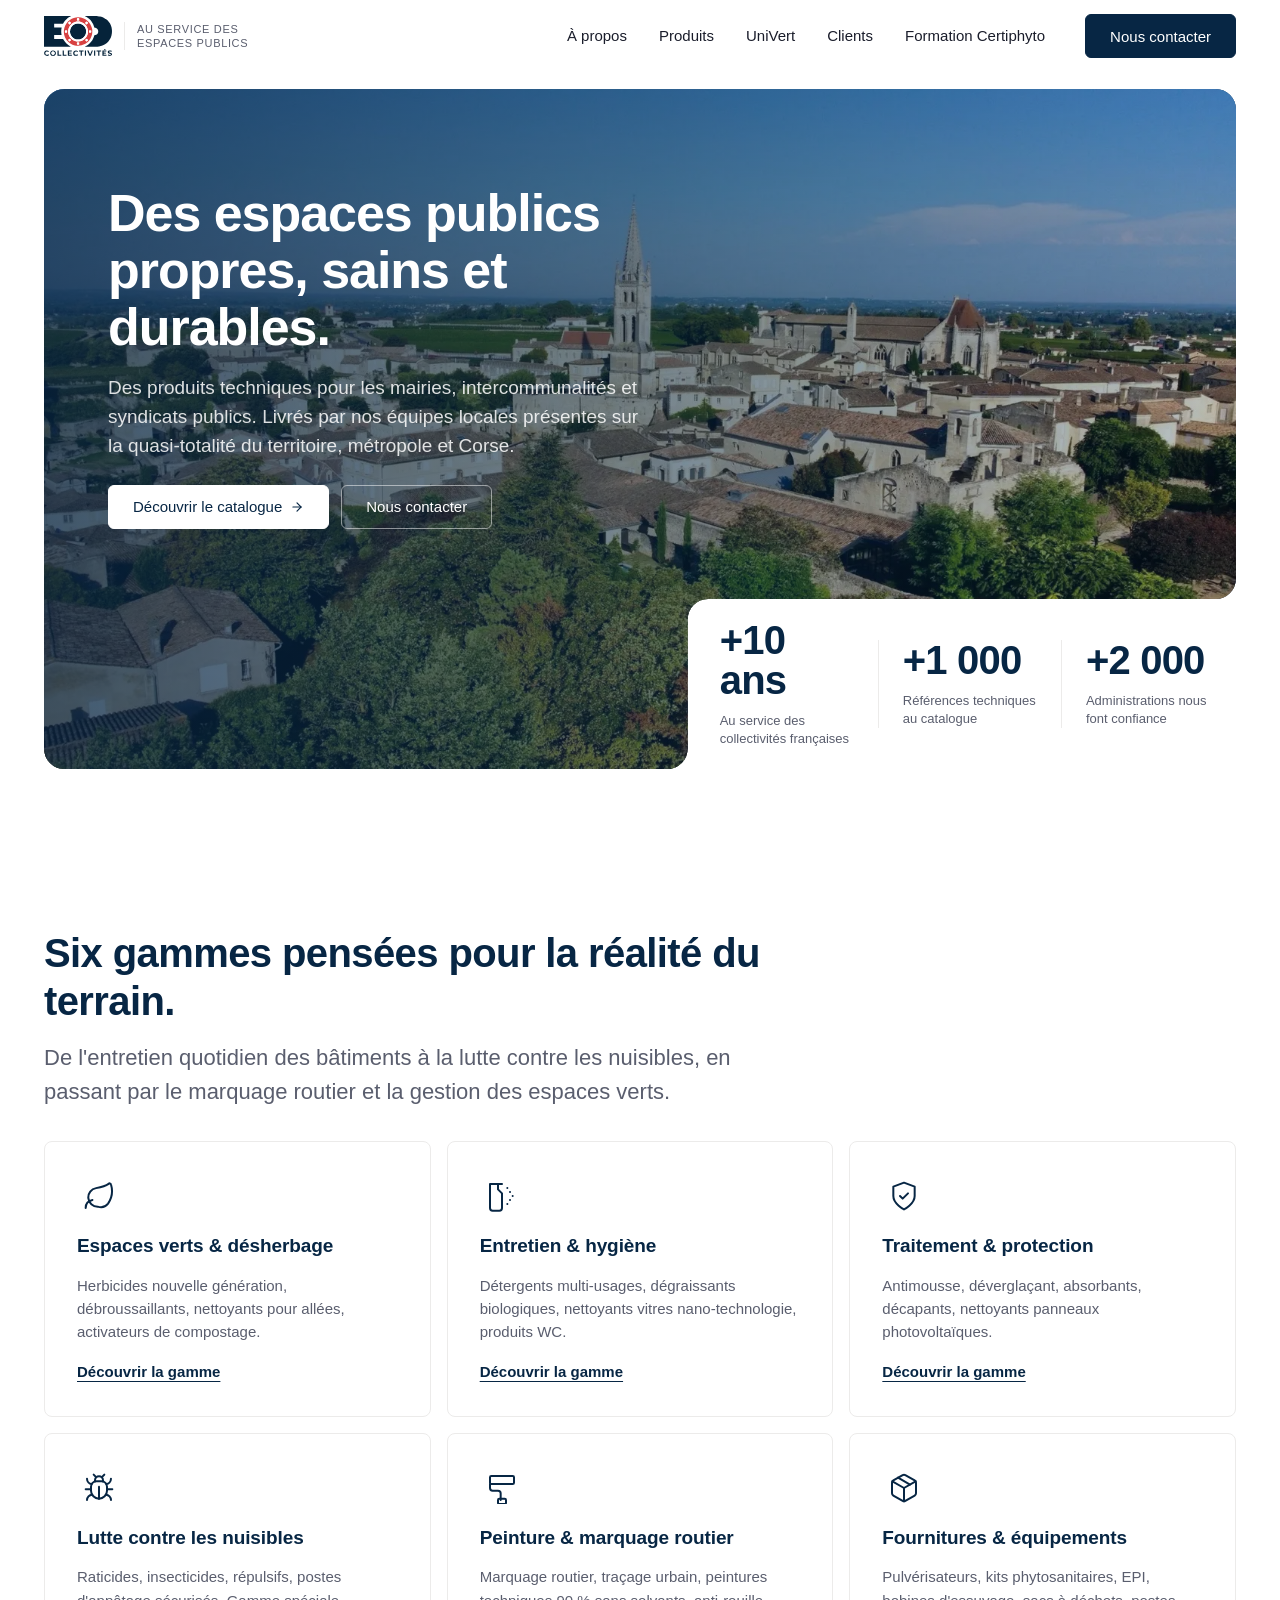
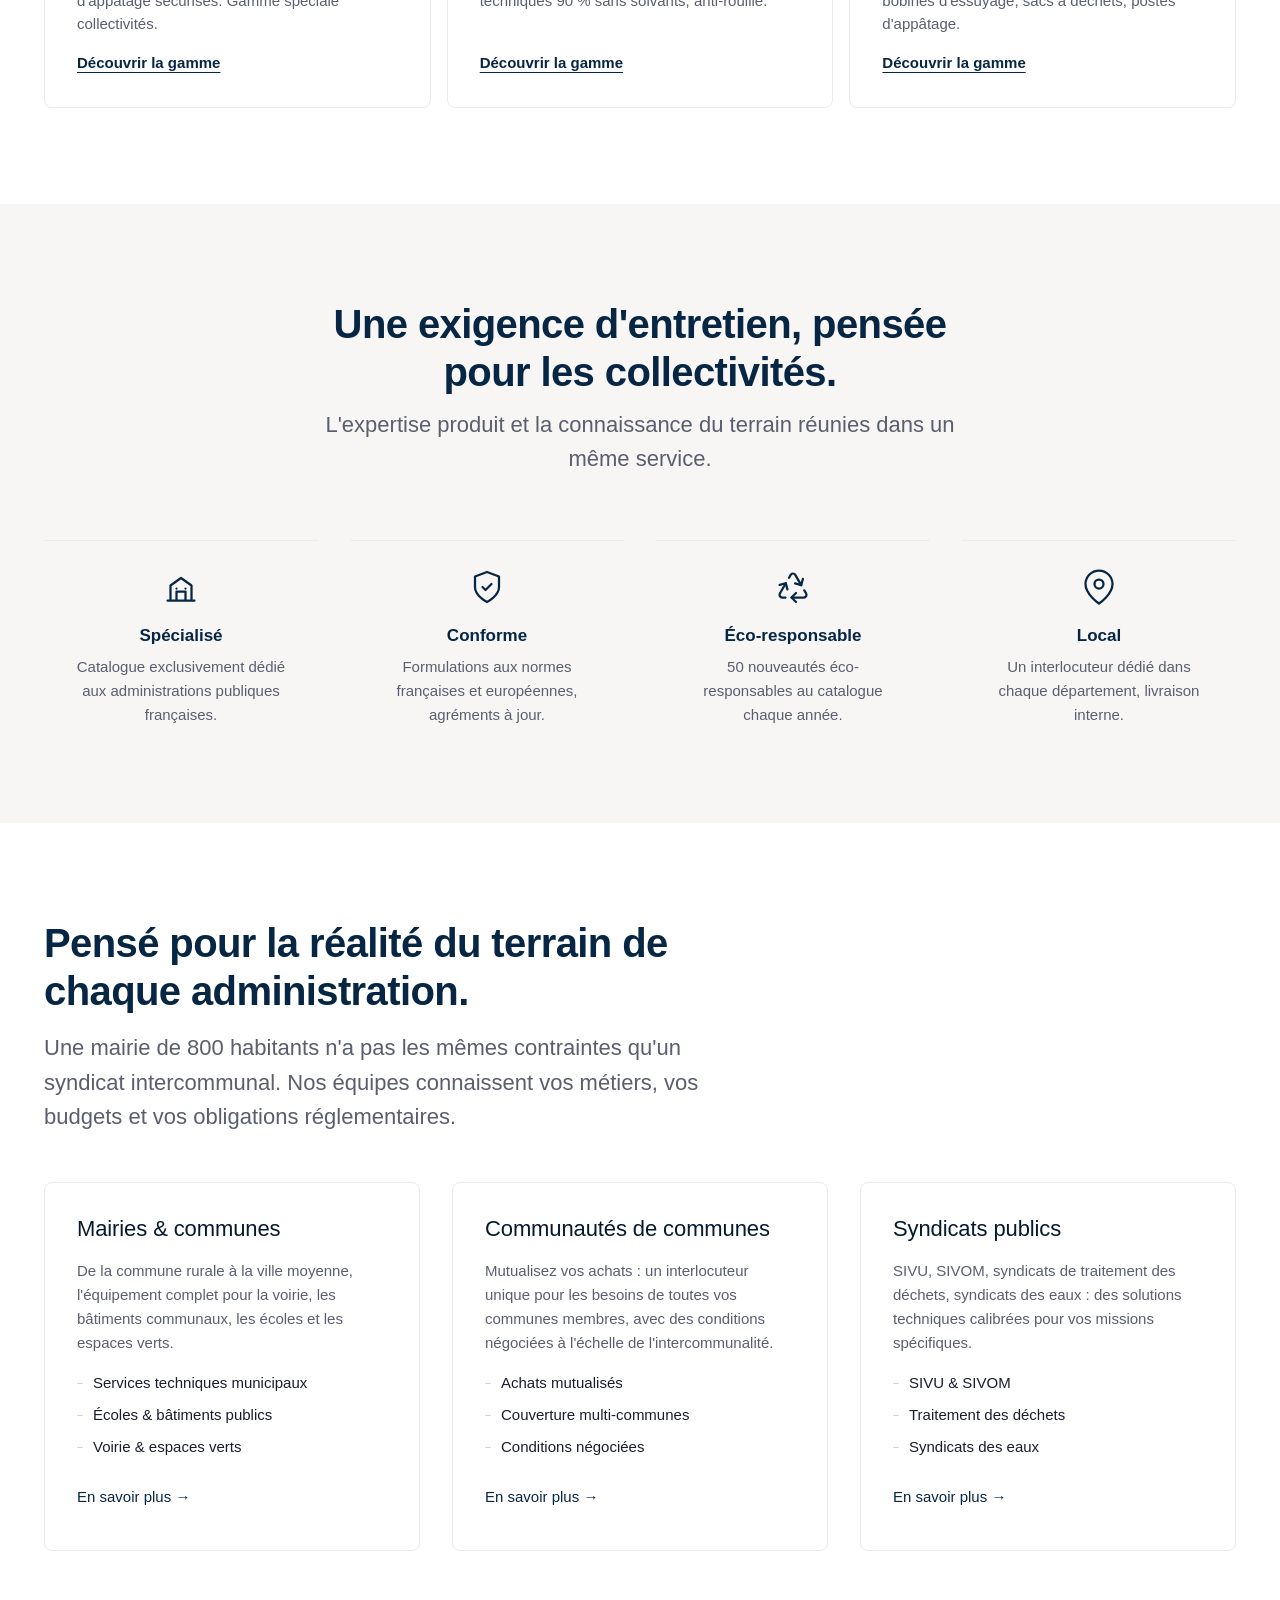
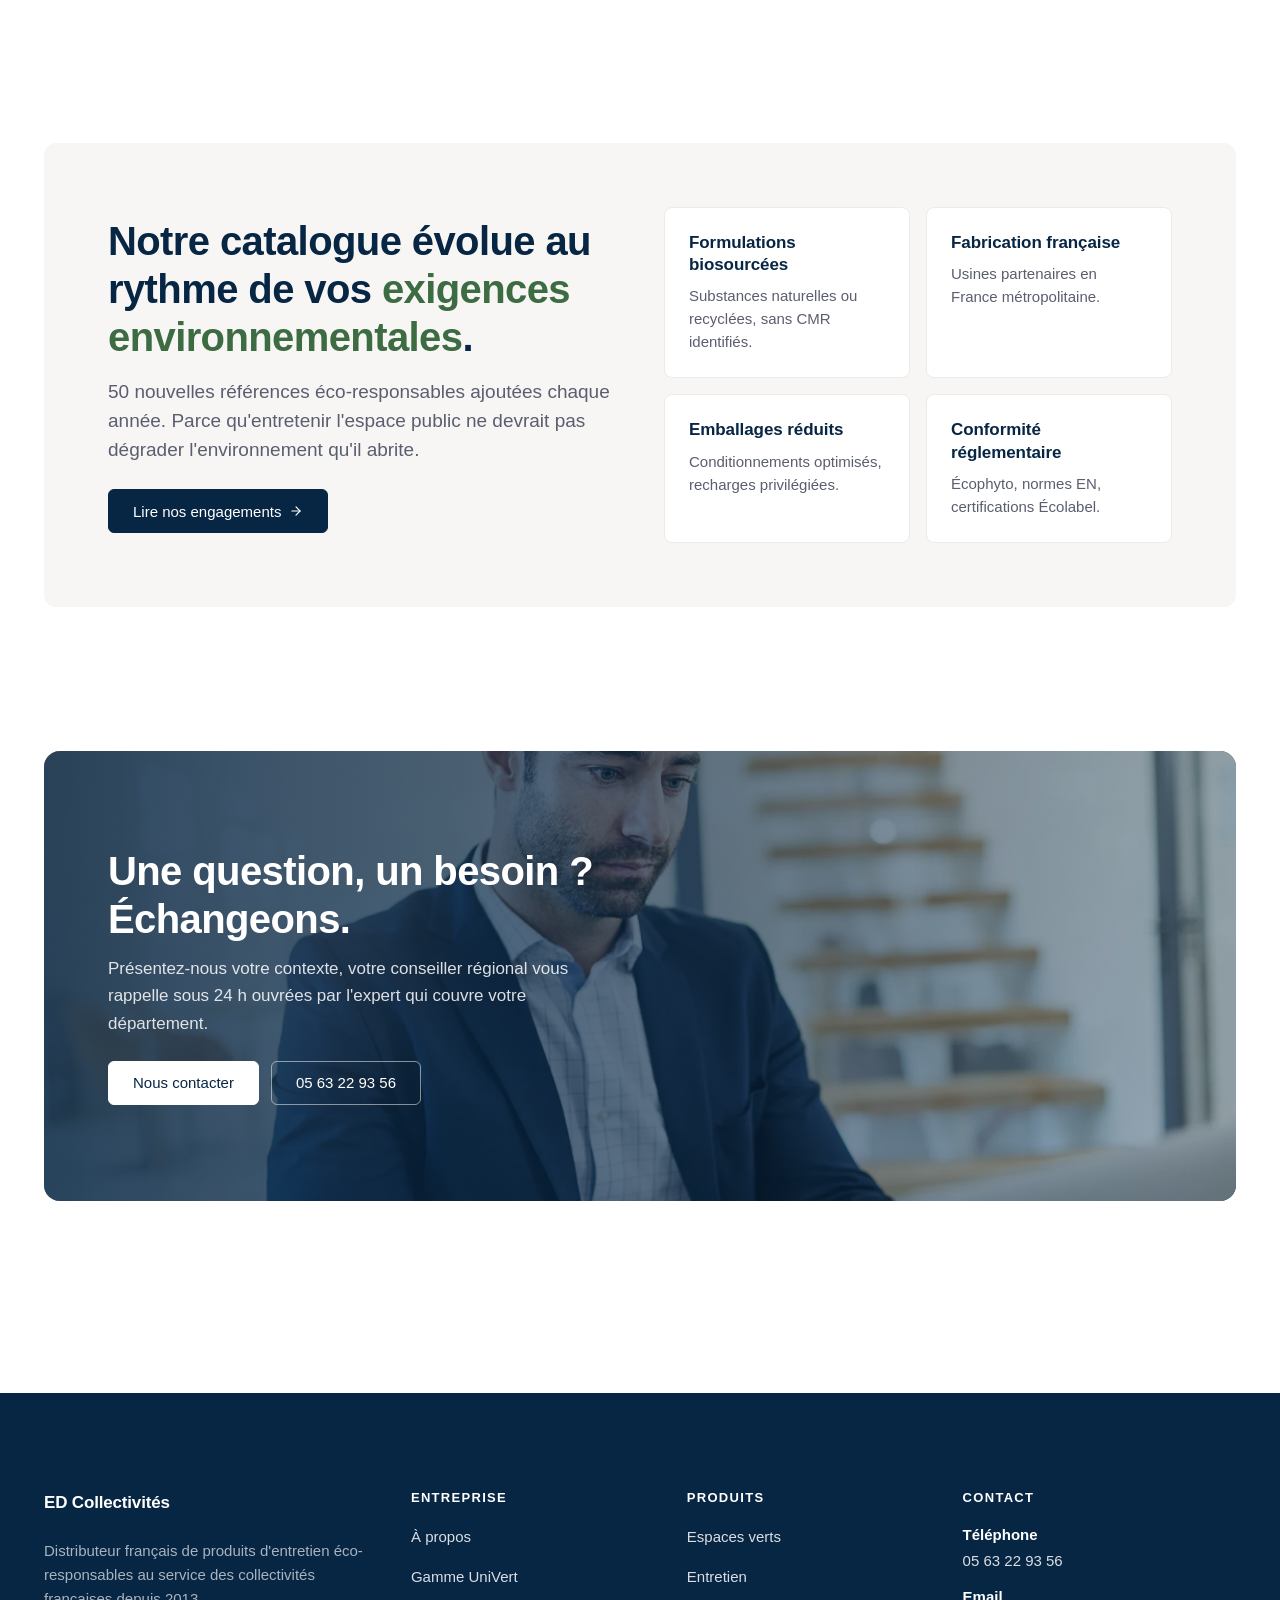
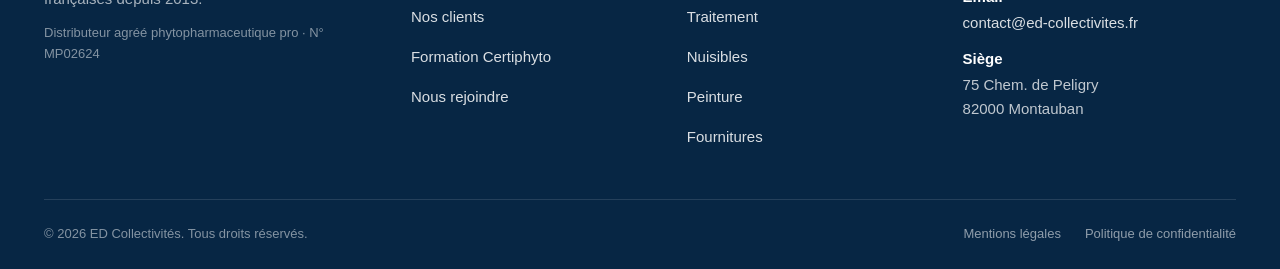
<file: index.html>
<!DOCTYPE html>
<html lang="fr">
<head>
  <meta charset="UTF-8">
  <meta name="viewport" content="width=device-width, initial-scale=1.0">

  <!-- Google Tag Manager -->
  <script>(function(w,d,s,l,i){w[l]=w[l]||[];w[l].push({'gtm.start':
  new Date().getTime(),event:'gtm.js'});var f=d.getElementsByTagName(s)[0],
  j=d.createElement(s),dl=l!='dataLayer'?'&l='+l:'';j.async=true;j.src=
  'https://www.googletagmanager.com/gtm.js?id='+i+dl;f.parentNode.insertBefore(j,f);
  })(window,document,'script','dataLayer','GTM-P2JBDBMF');</script>
  <!-- End Google Tag Manager -->
  <title>ED Collectivités · Produits d'entretien pour collectivités</title>
  <meta name="description" content="Distributeur de produits d'entretien éco-responsables pour collectivités : espaces verts, entretien, traitement, peinture. Livraison France et Corse.">

  <link rel="canonical" href="https://ed-collectivites.fr/">
  <link rel="icon" href="/assets/img/favicon-edcollectivites.png" type="image/png">

  <!-- Open Graph -->
  <meta property="og:type" content="website">
  <meta property="og:url" content="https://ed-collectivites.fr/">
  <meta property="og:title" content="ED Collectivités · Produits d'entretien pour collectivités">
  <meta property="og:description" content="Distributeur français de produits d'entretien éco-responsables. Au service des espaces publics français, en métropole et en Corse.">
  <meta property="og:image" content="https://ed-collectivites.fr/assets/img/og-default.jpg">
  <meta property="og:locale" content="fr_FR">

  <link rel="stylesheet" href="/assets/css/styles.css?v=2">

  <!-- Preload de l'image hero (LCP) pour accélérer l'affichage -->
  <link rel="preload" as="image" href="/assets/img/hero-commune.webp" type="image/webp" fetchpriority="high">

  <!-- Schema.org Organization -->
  <script type="application/ld+json">
  {
    "@context": "https://schema.org",
    "@type": "Organization",
    "name": "ED Collectivités",
    "url": "https://ed-collectivites.fr",
    "logo": "https://ed-collectivites.fr/assets/img/logoedcollectivites.png",
    "description": "Distributeur français de produits d'entretien éco-responsables pour les collectivités locales.",
    "foundingDate": "2013",
    "address": {
      "@type": "PostalAddress",
      "streetAddress": "75 Chem. de Peligry",
      "postalCode": "82000",
      "addressLocality": "Montauban",
      "addressCountry": "FR"
    },
    "contactPoint": {
      "@type": "ContactPoint",
      "telephone": "+33-5-63-22-93-56",
      "email": "contact@ed-collectivites.fr",
      "contactType": "Customer Service",
      "areaServed": "FR",
      "availableLanguage": "French"
    },
    "slogan": "Au service des espaces publics français."
  }
  </script>
</head>
<body>

  <!-- Google Tag Manager (noscript) -->
  <noscript><iframe src="https://www.googletagmanager.com/ns.html?id=GTM-P2JBDBMF"
  height="0" width="0" style="display:none;visibility:hidden"></iframe></noscript>
  <!-- End Google Tag Manager (noscript) -->

  <!-- =================== SVG CLIP-PATH pour le hero (forme en L) ============ -->
  <!-- Découpe l'image en L : top bar pleine largeur + bottom-left bar.
       Cutout en bas à droite (46% × 40%) pour accueillir la carte stats.
       6 coins : 5 outward (sweep 1) + 1 inward elbow (sweep 0). -->
  <svg width="0" height="0" style="position:absolute" aria-hidden="true">
    <defs>
      <clipPath id="hero-shape" clipPathUnits="objectBoundingBox">
        <path d="
          M 0.017,0
          L 0.983,0
          A 0.017,0.03 0 0,1 1,0.03
          L 1,0.72
          A 0.017,0.03 0 0,1 0.983,0.75
          L 0.557,0.75
          A 0.017,0.03 0 0,0 0.54,0.78
          L 0.54,0.97
          A 0.017,0.03 0 0,1 0.523,1
          L 0.017,1
          A 0.017,0.03 0 0,1 0,0.97
          L 0,0.03
          A 0.017,0.03 0 0,1 0.017,0
          Z
        " />
      </clipPath>
    </defs>
  </svg>

  <!-- =================== HEADER =================== -->
    <header class="site-header" data-header>
    <div class="container site-header__inner">
      <a href="/" class="brand" aria-label="ED Collectivités, accueil">
        <img src="/assets/img/logoedcollectivites.svg" alt="ED Collectivités" class="brand__logo" width="120" height="71">
        <span class="brand__tag"><span>Au service des</span><span>espaces publics</span></span>
      </a>

      <nav class="nav" aria-label="Navigation principale">
        <a href="/a-propos.html" class="nav__link">À propos</a>
        <a href="/nos-produits.html" class="nav__link">Produits</a>
        <a href="/univert.html" class="nav__link">UniVert</a>
        <a href="/nos-clients.html" class="nav__link">Clients</a>
        <a href="/formations-certiphyto.html" class="nav__link">Formation Certiphyto</a>
      </nav>

      <div class="header-actions">
        <a href="/contact.html" class="btn btn--primary">Nous contacter</a>
        <button class="nav-toggle" data-nav-toggle aria-label="Ouvrir le menu" aria-expanded="false" aria-controls="primary-nav">
          <span class="nav-toggle__label">Menu</span>
          <svg width="22" height="22" viewBox="0 0 24 24" fill="none" stroke="currentColor" stroke-width="2" stroke-linecap="round">
            <line x1="3" y1="7" x2="21" y2="7"/>
            <line x1="3" y1="12" x2="21" y2="12"/>
            <line x1="3" y1="17" x2="21" y2="17"/>
          </svg>
        </button>
      </div>
    </div>
  </header>

  <!-- =================== MENU PLEIN ÉCRAN =================== -->
  <div class="menu-overlay" id="primary-nav" data-nav>
    <div class="menu-overlay__top">
      <a href="/" class="menu-overlay__brand">ED Collectivités</a>
      <button class="menu-overlay__close" data-nav-toggle aria-label="Fermer le menu">
        <span>Fermer</span>
        <svg width="20" height="20" viewBox="0 0 24 24" fill="none" stroke="currentColor" stroke-width="2" stroke-linecap="round">
          <line x1="6" y1="6" x2="18" y2="18"/>
          <line x1="18" y1="6" x2="6" y2="18"/>
        </svg>
      </button>
    </div>
    <div class="menu-overlay__body">
      <nav class="menu-overlay__nav" aria-label="Navigation principale">
        <a href="/a-propos.html" class="menu-overlay__link">À propos</a>
        <a href="/nos-produits.html" class="menu-overlay__link">Produits</a>
        <a href="/univert.html" class="menu-overlay__link">UniVert</a>
        <a href="/nos-clients.html" class="menu-overlay__link">Clients</a>
        <a href="/formations-certiphyto.html" class="menu-overlay__link">Formation Certiphyto</a>
      </nav>
      <div class="menu-overlay__footer">
        <div class="menu-overlay__contact">
          <span>Tél. <a href="tel:+33563229356">05 63 22 93 56</a></span>
          <span><a href="mailto:contact@ed-collectivites.fr">contact@ed-collectivites.fr</a></span>
        </div>
        <a href="/contact.html" class="btn btn--primary">Nous contacter</a>
      </div>
    </div>
  </div>

  <main>

    <!-- =================== HERO : Banner image + notch stats bottom-right === -->
    <section class="hero">
      <div class="container">
        <div class="hero__wrap">
          <div class="hero__bg" style="background-image: url('/assets/img/hero-commune.webp');"></div>
          <div class="hero__overlay"></div>

          <div class="hero__content">
            <h1 class="hero__title">Des espaces publics propres, sains et durables.</h1>
            <p class="hero__lead">
              Des produits techniques pour les mairies, intercommunalités et syndicats publics. Livrés par nos équipes locales présentes sur la quasi-totalité du territoire, métropole et Corse.
            </p>
            <div class="hero__cta">
              <a href="/nos-produits.html" class="btn btn--primary">
                Découvrir le catalogue
                <svg class="arrow" width="14" height="14" viewBox="0 0 24 24" fill="none" stroke="currentColor" stroke-width="2" stroke-linecap="round">
                  <line x1="5" y1="12" x2="19" y2="12"/>
                  <polyline points="12 5 19 12 12 19"/>
                </svg>
              </a>
              <a href="/contact.html" class="btn btn--secondary">Nous contacter</a>
            </div>
          </div>

          <!-- Notch blanche en bas à droite avec les 3 chiffres clés -->
          <div class="hero__stats">
            <div class="hero-stat">
              <div class="hero-stat__value">+10 ans</div>
              <div class="hero-stat__label">Au service des collectivités françaises</div>
            </div>
            <div class="hero-stat">
              <div class="hero-stat__value">+1 000</div>
              <div class="hero-stat__label">Références techniques au catalogue</div>
            </div>
            <div class="hero-stat">
              <div class="hero-stat__value">+2 000</div>
              <div class="hero-stat__label">Administrations nous font confiance</div>
            </div>
          </div>
        </div>
      </div>
    </section>

    <!-- =================== CATÉGORIES PRODUITS (SLIDER) =================== -->
    <section class="section">
      <div class="container">
        <header class="section-head section-head--row reveal">
          <div>
            <h2>Six gammes pensées pour la réalité du terrain.</h2>
            <p class="lead">De l'entretien quotidien des bâtiments à la lutte contre les nuisibles, en passant par le marquage routier et la gestion des espaces verts.</p>
          </div>
        </header>

        <div class="categories reveal">

          <a href="/nos-produits.html#espaces-verts" class="category-card">
            <div class="category-card__icon" aria-hidden="true">
              <svg width="32" height="32" viewBox="0 0 24 24" fill="none" stroke="currentColor" stroke-width="1.5" stroke-linecap="round" stroke-linejoin="round">
                <path d="M11 20A7 7 0 0 1 9.8 6.1C15.5 5 17 4.48 19.2 2.96a1 1 0 0 1 1.8.4 17 17 0 0 1-2.2 14.4A7 7 0 0 1 11 20"/>
                <path d="M2 21c0-3 1.85-5.36 5.08-6"/>
              </svg>
            </div>
            <h3 class="category-card__title">Espaces verts &amp; désherbage</h3>
            <p class="category-card__desc">Herbicides nouvelle génération, débroussaillants, nettoyants pour allées, activateurs de compostage.</p>
            <span class="category-card__link">Découvrir la gamme</span>
          </a>

          <a href="/nos-produits.html#entretien" class="category-card">
            <div class="category-card__icon" aria-hidden="true">
              <svg width="32" height="32" viewBox="0 0 24 24" fill="none" stroke="currentColor" stroke-width="1.5" stroke-linecap="round" stroke-linejoin="round">
                <path d="M3 3h6v4l3 3v11a2 2 0 0 1-2 2H5a2 2 0 0 1-2-2V3z"/>
                <path d="M9 3h3"/>
                <path d="M16 6h.01M18 9h.01M20 12h.01M18 15h.01M16 18h.01"/>
              </svg>
            </div>
            <h3 class="category-card__title">Entretien &amp; hygiène</h3>
            <p class="category-card__desc">Détergents multi-usages, dégraissants biologiques, nettoyants vitres nano-technologie, produits WC.</p>
            <span class="category-card__link">Découvrir la gamme</span>
          </a>

          <a href="/nos-produits.html#traitement" class="category-card">
            <div class="category-card__icon" aria-hidden="true">
              <svg width="32" height="32" viewBox="0 0 24 24" fill="none" stroke="currentColor" stroke-width="1.5" stroke-linecap="round" stroke-linejoin="round">
                <path d="M12 22s8-4 8-10V5l-8-3-8 3v7c0 6 8 10 8 10"/>
                <path d="m9 12 2 2 4-4"/>
              </svg>
            </div>
            <h3 class="category-card__title">Traitement &amp; protection</h3>
            <p class="category-card__desc">Antimousse, déverglaçant, absorbants, décapants, nettoyants panneaux photovoltaïques.</p>
            <span class="category-card__link">Découvrir la gamme</span>
          </a>

          <a href="/nos-produits.html#nuisibles" class="category-card">
            <div class="category-card__icon" aria-hidden="true">
              <svg width="32" height="32" viewBox="0 0 24 24" fill="none" stroke="currentColor" stroke-width="1.5" stroke-linecap="round" stroke-linejoin="round">
                <path d="m8 2 1.88 1.88"/>
                <path d="M14.12 3.88 16 2"/>
                <path d="M9 7.13v-1a3 3 0 1 1 6 0v1"/>
                <path d="M12 20c-3.3 0-6-2.7-6-6v-3a4 4 0 0 1 4-4h4a4 4 0 0 1 4 4v3c0 3.3-2.7 6-6 6"/>
                <path d="M12 20v-9"/>
                <path d="M6.53 9C4.6 8.8 3 7.1 3 5"/>
                <path d="M6 13H2"/>
                <path d="M3 21c0-2.1 1.7-3.9 3.8-4"/>
                <path d="M20.97 5c0 2.1-1.6 3.8-3.5 4"/>
                <path d="M22 13h-4"/>
                <path d="M17.2 17c2.1.1 3.8 1.9 3.8 4"/>
              </svg>
            </div>
            <h3 class="category-card__title">Lutte contre les nuisibles</h3>
            <p class="category-card__desc">Raticides, insecticides, répulsifs, postes d'appâtage sécurisés. Gamme spéciale collectivités.</p>
            <span class="category-card__link">Découvrir la gamme</span>
          </a>

          <a href="/nos-produits.html#peinture" class="category-card">
            <div class="category-card__icon" aria-hidden="true">
              <svg width="32" height="32" viewBox="0 0 24 24" fill="none" stroke="currentColor" stroke-width="1.5" stroke-linecap="round" stroke-linejoin="round">
                <rect width="18" height="6" x="3" y="3" rx="1"/>
                <path d="M3 9v3a2 2 0 0 0 2 2h4a2 2 0 0 1 2 2v5"/>
                <rect width="6" height="4" x="9" y="20" rx="1"/>
              </svg>
            </div>
            <h3 class="category-card__title">Peinture &amp; marquage routier</h3>
            <p class="category-card__desc">Marquage routier, traçage urbain, peintures techniques 90 % sans solvants, anti-rouille.</p>
            <span class="category-card__link">Découvrir la gamme</span>
          </a>

          <a href="/nos-produits.html#fournitures" class="category-card">
            <div class="category-card__icon" aria-hidden="true">
              <svg width="32" height="32" viewBox="0 0 24 24" fill="none" stroke="currentColor" stroke-width="1.5" stroke-linecap="round" stroke-linejoin="round">
                <path d="M16.5 9.4 7.55 4.24"/>
                <path d="M21 16V8a2 2 0 0 0-1-1.73l-7-4a2 2 0 0 0-2 0l-7 4A2 2 0 0 0 3 8v8a2 2 0 0 0 1 1.73l7 4a2 2 0 0 0 2 0l7-4A2 2 0 0 0 21 16Z"/>
                <polyline points="3.29 7 12 12 20.71 7"/>
                <line x1="12" y1="22" x2="12" y2="12"/>
              </svg>
            </div>
            <h3 class="category-card__title">Fournitures &amp; équipements</h3>
            <p class="category-card__desc">Pulvérisateurs, kits phytosanitaires, EPI, bobines d'essuyage, sacs à déchets, postes d'appâtage.</p>
            <span class="category-card__link">Découvrir la gamme</span>
          </a>

        </div>
      </div>
    </section>

    <!-- =================== NOTRE APPROCHE (4 piliers, fond gris pour rythmer) -->
    <section class="section section--alt">
      <div class="container">
        <div class="approach reveal">
          <header class="approach__head">
            <h2>Une exigence d'entretien, pensée pour les collectivités.</h2>
            <p class="lead" style="margin: var(--space-3) auto 0;">L'expertise produit et la connaissance du terrain réunies dans un même service.</p>
          </header>

          <div class="approach__grid">
            <div class="approach__item">
              <div class="approach__icon">
                <svg width="36" height="36" viewBox="0 0 24 24" fill="none" stroke="currentColor" stroke-width="1.5" stroke-linecap="round" stroke-linejoin="round">
                  <path d="M3 21h18M5 21V11l7-5 7 5v10M9 21v-6h6v6M9 13h.01M15 13h.01"/>
                </svg>
              </div>
              <h3 class="approach__title">Spécialisé</h3>
              <p class="approach__desc">Catalogue exclusivement dédié aux administrations publiques françaises.</p>
            </div>

            <div class="approach__item">
              <div class="approach__icon">
                <svg width="36" height="36" viewBox="0 0 24 24" fill="none" stroke="currentColor" stroke-width="1.5" stroke-linecap="round" stroke-linejoin="round">
                  <path d="M12 22s8-4 8-10V5l-8-3-8 3v7c0 6 8 10 8 10Z"/>
                  <path d="m9 12 2 2 4-4"/>
                </svg>
              </div>
              <h3 class="approach__title">Conforme</h3>
              <p class="approach__desc">Formulations aux normes françaises et européennes, agréments à jour.</p>
            </div>

            <div class="approach__item">
              <div class="approach__icon">
                <svg width="36" height="36" viewBox="0 0 24 24" fill="none" stroke="currentColor" stroke-width="1.5" stroke-linecap="round" stroke-linejoin="round">
                  <path d="M7 19H4.815a1.83 1.83 0 0 1-1.57-.881 1.785 1.785 0 0 1-.004-1.784L7.196 9.5"/>
                  <path d="M11 19h8.203a1.83 1.83 0 0 0 1.556-.89 1.784 1.784 0 0 0 0-1.775l-1.226-2.12"/>
                  <path d="m14 16-3 3 3 3"/>
                  <path d="M8.293 13.596 7.196 9.5 3.1 10.598"/>
                  <path d="m9.344 5.811 1.093-1.892A1.83 1.83 0 0 1 11.985 3a1.784 1.784 0 0 1 1.546.888l3.943 6.843"/>
                  <path d="m13.378 9.633 4.096 1.098 1.097-4.096"/>
                </svg>
              </div>
              <h3 class="approach__title">Éco-responsable</h3>
              <p class="approach__desc">50 nouveautés éco-responsables au catalogue chaque année.</p>
            </div>

            <div class="approach__item">
              <div class="approach__icon">
                <svg width="36" height="36" viewBox="0 0 24 24" fill="none" stroke="currentColor" stroke-width="1.5" stroke-linecap="round" stroke-linejoin="round">
                  <path d="M21 10c0 7-9 13-9 13s-9-6-9-13a9 9 0 0 1 18 0Z"/>
                  <circle cx="12" cy="10" r="3"/>
                </svg>
              </div>
              <h3 class="approach__title">Local</h3>
              <p class="approach__desc">Un interlocuteur dédié dans chaque département, livraison interne.</p>
            </div>
          </div>
        </div>
      </div>
    </section>

    <!-- =================== POUR QUI =================== -->
    <section class="section">
      <div class="container">
        <header class="section-head reveal">
          <h2>Pensé pour la réalité du terrain de chaque administration.</h2>
          <p class="lead">Une mairie de 800 habitants n'a pas les mêmes contraintes qu'un syndicat intercommunal. Nos équipes connaissent vos métiers, vos budgets et vos obligations réglementaires.</p>
        </header>

        <div class="clients-grid reveal">
          <article class="client-card">
            <h3>Mairies &amp; communes</h3>
            <p class="client-card__desc">De la commune rurale à la ville moyenne, l'équipement complet pour la voirie, les bâtiments communaux, les écoles et les espaces verts.</p>
            <ul>
              <li>Services techniques municipaux</li>
              <li>Écoles &amp; bâtiments publics</li>
              <li>Voirie &amp; espaces verts</li>
            </ul>
            <a href="/nos-clients.html#mairies" class="btn btn--ghost">En savoir plus →</a>
          </article>

          <article class="client-card">
            <h3>Communautés de communes</h3>
            <p class="client-card__desc">Mutualisez vos achats : un interlocuteur unique pour les besoins de toutes vos communes membres, avec des conditions négociées à l'échelle de l'intercommunalité.</p>
            <ul>
              <li>Achats mutualisés</li>
              <li>Couverture multi-communes</li>
              <li>Conditions négociées</li>
            </ul>
            <a href="/nos-clients.html#communautes" class="btn btn--ghost">En savoir plus →</a>
          </article>

          <article class="client-card">
            <h3>Syndicats publics</h3>
            <p class="client-card__desc">SIVU, SIVOM, syndicats de traitement des déchets, syndicats des eaux : des solutions techniques calibrées pour vos missions spécifiques.</p>
            <ul>
              <li>SIVU &amp; SIVOM</li>
              <li>Traitement des déchets</li>
              <li>Syndicats des eaux</li>
            </ul>
            <a href="/nos-clients.html#syndicats" class="btn btn--ghost">En savoir plus →</a>
          </article>
        </div>
      </div>
    </section>

    <!-- =================== ECO ENGAGEMENT =================== -->
    <section class="section">
      <div class="container">
        <div class="eco reveal">
          <div>
            <h2>Notre catalogue évolue au rythme de vos <span class="accent">exigences environnementales</span>.</h2>
            <p style="margin-top: var(--space-4); font-size: var(--fs-lg); line-height: 1.55;">
              50 nouvelles références éco-responsables ajoutées chaque année. Parce qu'entretenir l'espace public ne devrait pas dégrader l'environnement qu'il abrite.
            </p>
            <a href="/a-propos.html#engagements" class="btn btn--primary" style="margin-top: var(--space-5);">
              Lire nos engagements
              <svg class="arrow" width="14" height="14" viewBox="0 0 24 24" fill="none" stroke="currentColor" stroke-width="2" stroke-linecap="round"><line x1="5" y1="12" x2="19" y2="12"/><polyline points="12 5 19 12 12 19"/></svg>
            </a>
          </div>
          <div class="eco__pillars">
            <div class="eco__pillar">
              <h3>Formulations biosourcées</h3>
              <p>Substances naturelles ou recyclées, sans CMR identifiés.</p>
            </div>
            <div class="eco__pillar">
              <h3>Fabrication française</h3>
              <p>Usines partenaires en France métropolitaine.</p>
            </div>
            <div class="eco__pillar">
              <h3>Emballages réduits</h3>
              <p>Conditionnements optimisés, recharges privilégiées.</p>
            </div>
            <div class="eco__pillar">
              <h3>Conformité réglementaire</h3>
              <p>Écophyto, normes EN, certifications Écolabel.</p>
            </div>
          </div>
        </div>
      </div>
    </section>

    <!-- =================== CTA FINAL : bannière contenue avec image en fond - -->
    <section class="cta-section">
      <div class="container">
        <div class="cta-band reveal">
          <div class="cta-band__bg" style="background-image: url('/assets/img/cta-bg.webp');"></div>
          <div class="cta-band__overlay"></div>
          <div class="cta-band__content">
            <h2>Une question, un besoin ? Échangeons.</h2>
            <p>Présentez-nous votre contexte, votre conseiller régional vous rappelle sous 24 h ouvrées par l'expert qui couvre votre département.</p>
            <div class="cta-band__actions">
              <a href="/contact.html" class="btn btn--primary">Nous contacter</a>
              <a href="tel:+33563229356" class="btn btn--secondary">05 63 22 93 56</a>
            </div>
          </div>
        </div>
      </div>
    </section>

  </main>

  <!-- =================== FOOTER =================== -->
  <footer class="site-footer">
    <div class="container">
      <div class="footer__grid">
        <div class="footer__intro">
          <a href="/" class="brand">
            <span class="brand__name">ED Collectivités</span>
          </a>
          <p>Distributeur français de produits d'entretien éco-responsables au service des collectivités françaises depuis 2013.</p>
          <p style="margin-top: var(--space-3); font-size: var(--fs-xs); color: rgba(255,255,255,0.5);">
            Distributeur agréé phytopharmaceutique pro · N° MP02624
          </p>
        </div>

        <div class="footer__col">
          <h5>Entreprise</h5>
          <ul>
            <li><a href="/a-propos.html">À propos</a></li>
            <li><a href="/univert.html">Gamme UniVert</a></li>
            <li><a href="/nos-clients.html">Nos clients</a></li>
            <li><a href="/formations-certiphyto.html">Formation Certiphyto</a></li>
            <li><a href="/a-propos.html#recrutement">Nous rejoindre</a></li>
          </ul>
        </div>

        <div class="footer__col">
          <h5>Produits</h5>
          <ul>
            <li><a href="/nos-produits.html#espaces-verts">Espaces verts</a></li>
            <li><a href="/nos-produits.html#entretien">Entretien</a></li>
            <li><a href="/nos-produits.html#traitement">Traitement</a></li>
            <li><a href="/nos-produits.html#nuisibles">Nuisibles</a></li>
            <li><a href="/nos-produits.html#peinture">Peinture</a></li>
            <li><a href="/nos-produits.html#fournitures">Fournitures</a></li>
          </ul>
        </div>

        <div class="footer__col">
          <h5>Contact</h5>
          <div class="footer__contact-item">
            <strong>Téléphone</strong>
            <a href="tel:+33563229356">05 63 22 93 56</a>
          </div>
          <div class="footer__contact-item">
            <strong>Email</strong>
            <a href="mailto:contact@ed-collectivites.fr">contact@ed-collectivites.fr</a>
          </div>
          <div class="footer__contact-item">
            <strong>Siège</strong>
            75 Chem. de Peligry<br>
            82000 Montauban
          </div>
        </div>
      </div>

      <div class="footer__bottom">
        <span>© <span data-year>2026</span> ED Collectivités. Tous droits réservés.</span>
        <ul>
          <li><a href="/mentions-legales.html">Mentions légales</a></li>
          <li><a href="/politique-confidentialite.html">Politique de confidentialité</a></li>
        </ul>
      </div>
    </div>
  </footer>

  <script src="/assets/js/main.js?v=2" defer></script>
</body>
</html>
</file>
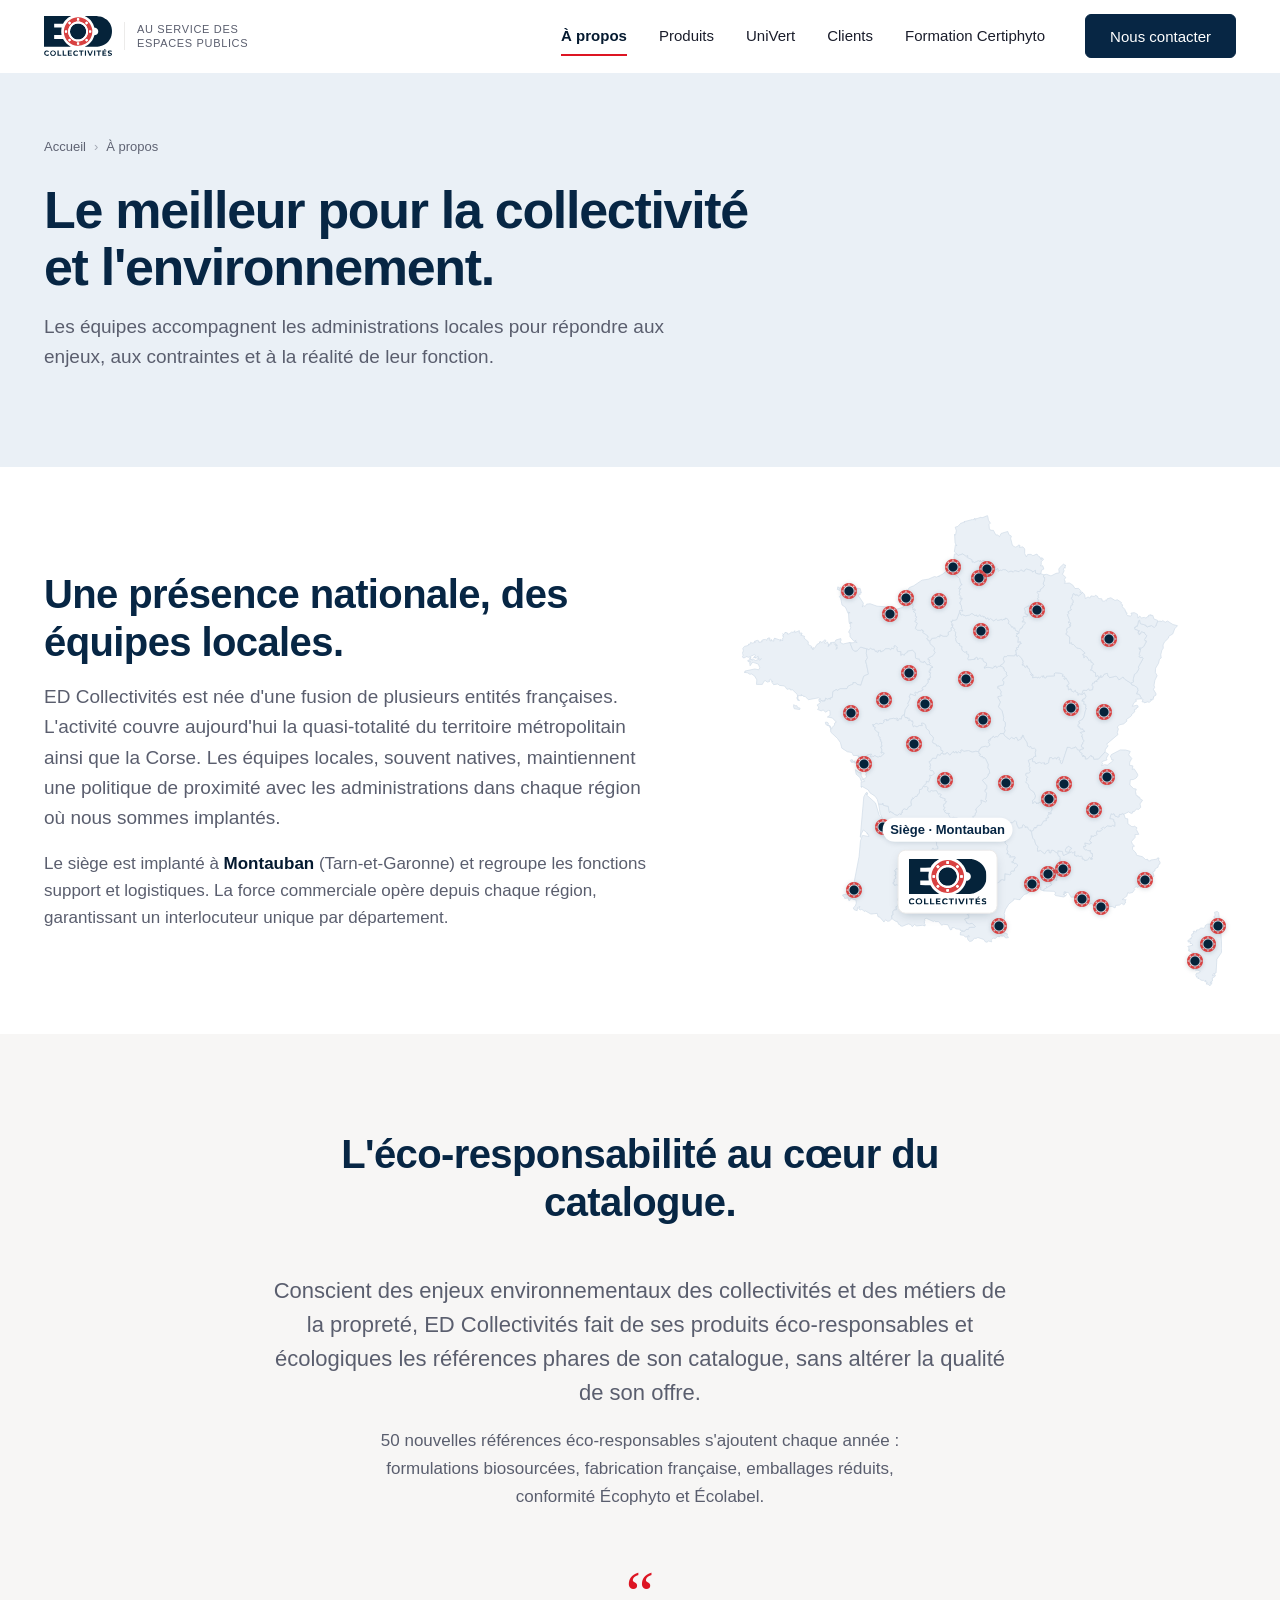
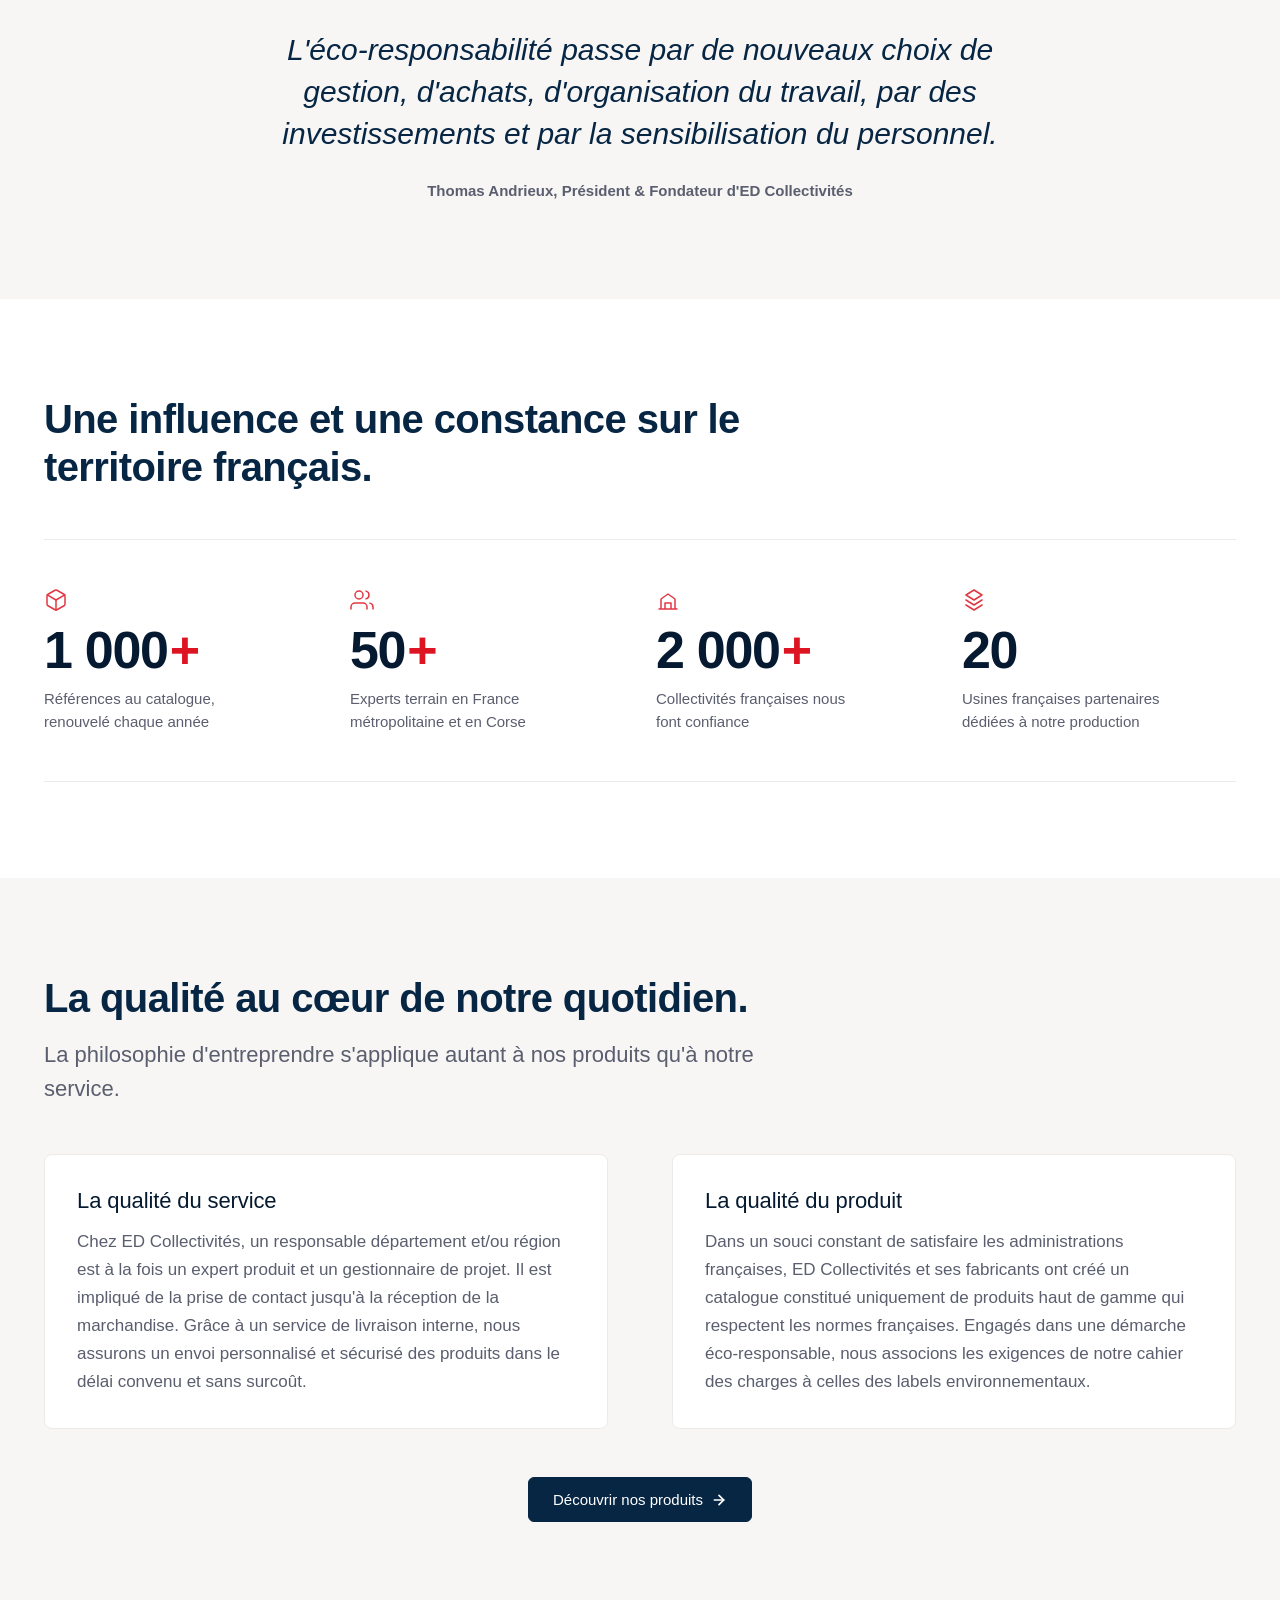
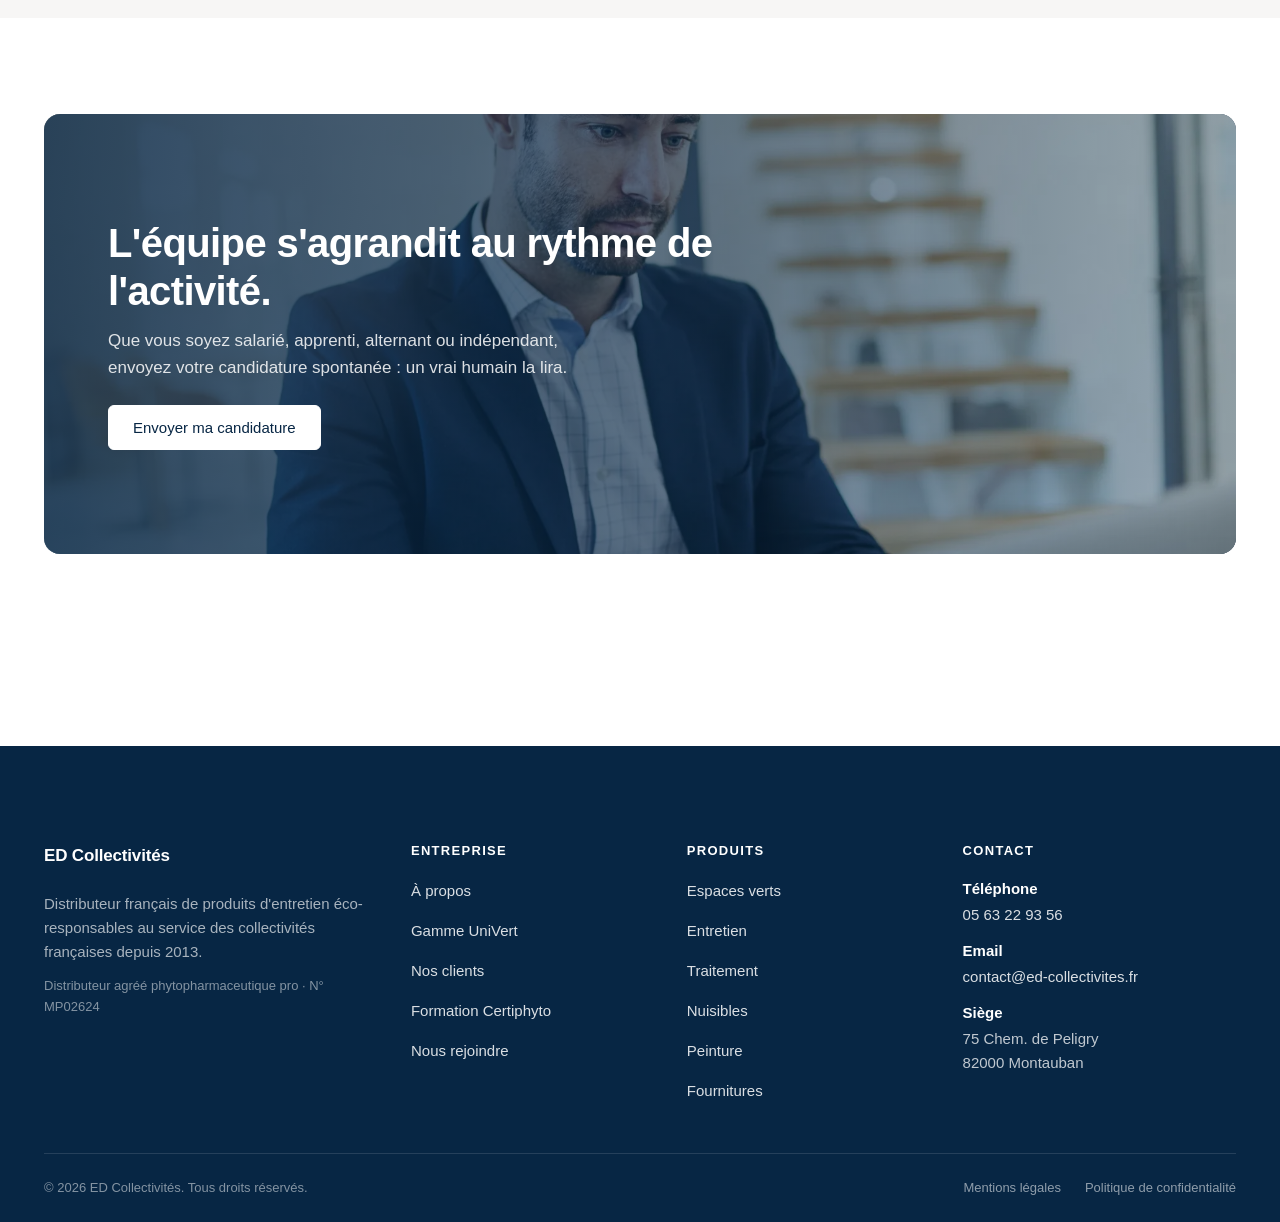
<file: a-propos.html>
<!DOCTYPE html>
<html lang="fr">
<head>
  <meta charset="UTF-8">
  <meta name="viewport" content="width=device-width, initial-scale=1.0">

  <!-- Google Tag Manager -->
  <script>(function(w,d,s,l,i){w[l]=w[l]||[];w[l].push({'gtm.start':
  new Date().getTime(),event:'gtm.js'});var f=d.getElementsByTagName(s)[0],
  j=d.createElement(s),dl=l!='dataLayer'?'&l='+l:'';j.async=true;j.src=
  'https://www.googletagmanager.com/gtm.js?id='+i+dl;f.parentNode.insertBefore(j,f);
  })(window,document,'script','dataLayer','GTM-P2JBDBMF');</script>
  <!-- End Google Tag Manager -->
  <title>À propos · ED Collectivités, distributeur depuis 2013</title>
  <meta name="description" content="Distributeur de produits d'entretien éco-responsables depuis 2013. Équipes locales en France, fabrication française, catalogue renouvelé chaque année.">

  <link rel="canonical" href="https://ed-collectivites.fr/a-propos">
  <link rel="icon" href="/assets/img/favicon-edcollectivites.png" type="image/png">

  <meta property="og:type" content="website">
  <meta property="og:url" content="https://ed-collectivites.fr/a-propos">
  <meta property="og:title" content="À propos · ED Collectivités, distributeur depuis 2013">
  <meta property="og:description" content="Distributeur de produits d'entretien éco-responsables depuis 2013. Équipes locales dans la plupart des régions, fabrication française.">
  <meta property="og:image" content="https://ed-collectivites.fr/assets/img/og-default.jpg">
  <meta property="og:locale" content="fr_FR">

  <link rel="stylesheet" href="/assets/css/styles.css?v=2">

  <script type="application/ld+json">
  {
    "@context": "https://schema.org",
    "@type": "BreadcrumbList",
    "itemListElement": [
      { "@type": "ListItem", "position": 1, "name": "Accueil", "item": "https://ed-collectivites.fr/" },
      { "@type": "ListItem", "position": 2, "name": "À propos", "item": "https://ed-collectivites.fr/a-propos" }
    ]
  }
  </script>
</head>
<body>

  <!-- Google Tag Manager (noscript) -->
  <noscript><iframe src="https://www.googletagmanager.com/ns.html?id=GTM-P2JBDBMF"
  height="0" width="0" style="display:none;visibility:hidden"></iframe></noscript>
  <!-- End Google Tag Manager (noscript) -->

    <header class="site-header" data-header>
    <div class="container site-header__inner">
      <a href="/" class="brand" aria-label="ED Collectivités, accueil">
        <img src="/assets/img/logoedcollectivites.svg" alt="ED Collectivités" class="brand__logo" width="120" height="71">
        <span class="brand__tag"><span>Au service des</span><span>espaces publics</span></span>
      </a>

      <nav class="nav" aria-label="Navigation principale">
        <a href="/a-propos.html" class="nav__link" aria-current="page">À propos</a>
        <a href="/nos-produits.html" class="nav__link">Produits</a>
        <a href="/univert.html" class="nav__link">UniVert</a>
        <a href="/nos-clients.html" class="nav__link">Clients</a>
        <a href="/formations-certiphyto.html" class="nav__link">Formation Certiphyto</a>
      </nav>

      <div class="header-actions">
        <a href="/contact.html" class="btn btn--primary">Nous contacter</a>
        <button class="nav-toggle" data-nav-toggle aria-label="Ouvrir le menu" aria-expanded="false" aria-controls="primary-nav">
          <span class="nav-toggle__label">Menu</span>
          <svg width="22" height="22" viewBox="0 0 24 24" fill="none" stroke="currentColor" stroke-width="2" stroke-linecap="round">
            <line x1="3" y1="7" x2="21" y2="7"/>
            <line x1="3" y1="12" x2="21" y2="12"/>
            <line x1="3" y1="17" x2="21" y2="17"/>
          </svg>
        </button>
      </div>
    </div>
  </header>

  <!-- =================== MENU PLEIN ÉCRAN =================== -->
  <div class="menu-overlay" id="primary-nav" data-nav>
    <div class="menu-overlay__top">
      <a href="/" class="menu-overlay__brand">ED Collectivités</a>
      <button class="menu-overlay__close" data-nav-toggle aria-label="Fermer le menu">
        <span>Fermer</span>
        <svg width="20" height="20" viewBox="0 0 24 24" fill="none" stroke="currentColor" stroke-width="2" stroke-linecap="round">
          <line x1="6" y1="6" x2="18" y2="18"/>
          <line x1="18" y1="6" x2="6" y2="18"/>
        </svg>
      </button>
    </div>
    <div class="menu-overlay__body">
      <nav class="menu-overlay__nav" aria-label="Navigation principale">
        <a href="/a-propos.html" class="menu-overlay__link" aria-current="page">À propos</a>
        <a href="/nos-produits.html" class="menu-overlay__link">Produits</a>
        <a href="/univert.html" class="menu-overlay__link">UniVert</a>
        <a href="/nos-clients.html" class="menu-overlay__link">Clients</a>
        <a href="/formations-certiphyto.html" class="menu-overlay__link">Formation Certiphyto</a>
      </nav>
      <div class="menu-overlay__footer">
        <div class="menu-overlay__contact">
          <span>Tél. <a href="tel:+33563229356">05 63 22 93 56</a></span>
          <span><a href="mailto:contact@ed-collectivites.fr">contact@ed-collectivites.fr</a></span>
        </div>
        <a href="/contact.html" class="btn btn--primary">Nous contacter</a>
      </div>
    </div>
  </div>

  <main>
    <section class="page-header">
      <div class="container">
        <nav class="breadcrumb" aria-label="Fil d'Ariane">
          <a href="/">Accueil</a>
          <span class="breadcrumb__sep">›</span>
          <span>À propos</span>
        </nav>
        <div class="page-header__grid">
          <div class="page-header__text">
            <h1>Le meilleur pour la collectivité et l'environnement.</h1>
            <p class="page-header__lead">
              Les équipes accompagnent les administrations locales pour répondre aux enjeux, aux contraintes et à la réalité de leur fonction.
            </p>
          </div>
          </div>
      </div>
    </section>

    <section class="section section--sm">
      <div class="container">
        <div class="split reveal">
          <div>
            <h2>Une présence nationale, des équipes locales.</h2>
            <p style="margin-top: var(--space-4); font-size: var(--fs-lg); color: var(--color-text-muted); line-height: 1.6;">
              ED Collectivités est née d'une fusion de plusieurs entités françaises. L'activité couvre aujourd'hui la quasi-totalité du territoire métropolitain ainsi que la Corse. Les équipes locales, souvent natives, maintiennent une politique de proximité avec les administrations dans chaque région où nous sommes implantés.
            </p>
            <p style="margin-top: var(--space-4); color: var(--color-text-muted); line-height: 1.6;">
              Le siège est implanté à <strong style="color: var(--color-navy-900);">Montauban</strong> (Tarn-et-Garonne) et regroupe les fonctions support et logistiques. La force commerciale opère depuis chaque région, garantissant un interlocuteur unique par département.
            </p>
          </div>

          <div class="france-map" role="img" aria-label="Carte de France illustrant la présence d'ED Collectivités sur la quasi-totalité du territoire, siège à Montauban">
            <img class="france-map__shape" src="/assets/img/france.svg" alt="" width="596" height="585" loading="lazy">

            <!-- Logo complet au siège (Montauban) -->
            <div class="france-map__siege" style="left: 42.8%; top: 74.4%;">
              <span class="france-map__siege-label">Siège · Montauban</span>
              <div class="france-map__siege-logo">
                <img src="/assets/img/logoedcollectivites.svg" alt="Siège ED Collectivités à Montauban" width="78" height="46">
              </div>
            </div>

            <!-- Favicons : équipes locales (positions calculées par coordonnées GPS) -->
            <span class="france-map__dot" style="left: 51%; top: 11.5%;"><img src="/assets/img/favicon-edcollectivites.png" alt="" width="16" height="16"></span>
            <span class="france-map__dot" style="left: 44%; top: 11%;"><img src="/assets/img/favicon-edcollectivites.png" alt="" width="16" height="16"></span>
            <span class="france-map__dot" style="left: 49.4%; top: 13.4%;"><img src="/assets/img/favicon-edcollectivites.png" alt="" width="16" height="16"></span>
            <span class="france-map__dot" style="left: 49.8%; top: 24.6%;"><img src="/assets/img/favicon-edcollectivites.png" alt="" width="16" height="16"></span>
            <span class="france-map__dot" style="left: 61.5%; top: 20.2%;"><img src="/assets/img/favicon-edcollectivites.png" alt="" width="16" height="16"></span>
            <span class="france-map__dot" style="left: 41.1%; top: 18.3%;"><img src="/assets/img/favicon-edcollectivites.png" alt="" width="16" height="16"></span>
            <span class="france-map__dot" style="left: 34.2%; top: 17.7%;"><img src="/assets/img/favicon-edcollectivites.png" alt="" width="16" height="16"></span>
            <span class="france-map__dot" style="left: 30.8%; top: 21.1%;"><img src="/assets/img/favicon-edcollectivites.png" alt="" width="16" height="16"></span>
            <span class="france-map__dot" style="left: 22.2%; top: 16.2%;"><img src="/assets/img/favicon-edcollectivites.png" alt="" width="16" height="16"></span>
            <span class="france-map__dot" style="left: 22.6%; top: 42.0%;"><img src="/assets/img/favicon-edcollectivites.png" alt="" width="16" height="16"></span>
            <span class="france-map__dot" style="left: 29.5%; top: 39.2%;"><img src="/assets/img/favicon-edcollectivites.png" alt="" width="16" height="16"></span>
            <span class="france-map__dot" style="left: 34.8%; top: 33.6%;"><img src="/assets/img/favicon-edcollectivites.png" alt="" width="16" height="16"></span>
            <span class="france-map__dot" style="left: 38.1%; top: 40.2%;"><img src="/assets/img/favicon-edcollectivites.png" alt="" width="16" height="16"></span>
            <span class="france-map__dot" style="left: 46.7%; top: 34.8%;"><img src="/assets/img/favicon-edcollectivites.png" alt="" width="16" height="16"></span>
            <span class="france-map__dot" style="left: 50.1%; top: 43.4%;"><img src="/assets/img/favicon-edcollectivites.png" alt="" width="16" height="16"></span>
            <span class="france-map__dot" style="left: 76.5%; top: 26.4%;"><img src="/assets/img/favicon-edcollectivites.png" alt="" width="16" height="16"></span>
            <span class="france-map__dot" style="left: 68.5%; top: 40.9%;"><img src="/assets/img/favicon-edcollectivites.png" alt="" width="16" height="16"></span>
            <span class="france-map__dot" style="left: 75.3%; top: 41.7%;"><img src="/assets/img/favicon-edcollectivites.png" alt="" width="16" height="16"></span>
            <span class="france-map__dot" style="left: 25.4%; top: 52.9%;"><img src="/assets/img/favicon-edcollectivites.png" alt="" width="16" height="16"></span>
            <span class="france-map__dot" style="left: 35.8%; top: 48.6%;"><img src="/assets/img/favicon-edcollectivites.png" alt="" width="16" height="16"></span>
            <span class="france-map__dot" style="left: 42.2%; top: 56.3%;"><img src="/assets/img/favicon-edcollectivites.png" alt="" width="16" height="16"></span>
            <span class="france-map__dot" style="left: 29.4%; top: 66.2%;"><img src="/assets/img/favicon-edcollectivites.png" alt="" width="16" height="16"></span>
            <span class="france-map__dot" style="left: 23.2%; top: 79.6%;"><img src="/assets/img/favicon-edcollectivites.png" alt="" width="16" height="16"></span>
            <span class="france-map__dot" style="left: 43.4%; top: 78.5%;"><img src="/assets/img/favicon-edcollectivites.png" alt="" width="16" height="16"></span>
            <span class="france-map__dot" style="left: 67.1%; top: 57.0%;"><img src="/assets/img/favicon-edcollectivites.png" alt="" width="16" height="16"></span>
            <span class="france-map__dot" style="left: 64.0%; top: 60.2%;"><img src="/assets/img/favicon-edcollectivites.png" alt="" width="16" height="16"></span>
            <span class="france-map__dot" style="left: 54.9%; top: 56.8%;"><img src="/assets/img/favicon-edcollectivites.png" alt="" width="16" height="16"></span>
            <span class="france-map__dot" style="left: 73.2%; top: 62.7%;"><img src="/assets/img/favicon-edcollectivites.png" alt="" width="16" height="16"></span>
            <span class="france-map__dot" style="left: 76.1%; top: 55.6%;"><img src="/assets/img/favicon-edcollectivites.png" alt="" width="16" height="16"></span>
            <span class="france-map__dot" style="left: 60.4%; top: 78.4%;"><img src="/assets/img/favicon-edcollectivites.png" alt="" width="16" height="16"></span>
            <span class="france-map__dot" style="left: 63.8%; top: 76.2%;"><img src="/assets/img/favicon-edcollectivites.png" alt="" width="16" height="16"></span>
            <span class="france-map__dot" style="left: 53.6%; top: 87.3%;"><img src="/assets/img/favicon-edcollectivites.png" alt="" width="16" height="16"></span>
            <span class="france-map__dot" style="left: 70.8%; top: 81.4%;"><img src="/assets/img/favicon-edcollectivites.png" alt="" width="16" height="16"></span>
            <span class="france-map__dot" style="left: 66.9%; top: 75.1%;"><img src="/assets/img/favicon-edcollectivites.png" alt="" width="16" height="16"></span>
            <span class="france-map__dot" style="left: 84.0%; top: 77.4%;"><img src="/assets/img/favicon-edcollectivites.png" alt="" width="16" height="16"></span>
            <span class="france-map__dot" style="left: 74.7%; top: 83.2%;"><img src="/assets/img/favicon-edcollectivites.png" alt="" width="16" height="16"></span>
            <span class="france-map__dot" style="left: 99.2%; top: 87.2%;"><img src="/assets/img/favicon-edcollectivites.png" alt="" width="16" height="16"></span>
            <span class="france-map__dot" style="left: 97.1%; top: 91.0%;"><img src="/assets/img/favicon-edcollectivites.png" alt="" width="16" height="16"></span>
            <span class="france-map__dot" style="left: 94.3%; top: 94.7%;"><img src="/assets/img/favicon-edcollectivites.png" alt="" width="16" height="16"></span>
          </div>
        </div>
      </div>
    </section>

    <section class="section section--alt" id="engagements">
      <div class="container container--narrow">
        <header class="section-head section-head--center reveal">
          <h2>L'éco-responsabilité au cœur du catalogue.</h2>
        </header>
        <div class="reveal" style="text-align: center;">
          <p class="lead" style="margin: 0 auto;">
            Conscient des enjeux environnementaux des collectivités et des métiers de la propreté, ED Collectivités fait de ses produits éco-responsables et écologiques les références phares de son catalogue, sans altérer la qualité de son offre.
          </p>
          <p style="margin: var(--space-4) auto 0; color: var(--color-text-muted); line-height: 1.65; max-width: 60ch;">
            50 nouvelles références éco-responsables s'ajoutent chaque année : formulations biosourcées, fabrication française, emballages réduits, conformité Écophyto et Écolabel.
          </p>
        </div>

        <!-- Citation du fondateur -->
        <div class="quote-feature reveal" style="margin-top: var(--space-8);">
          <div class="quote-feature__mark" aria-hidden="true">&ldquo;</div>
          <blockquote>
            L'éco-responsabilité passe par de nouveaux choix de gestion, d'achats, d'organisation du travail, par des investissements et par la sensibilisation du personnel.
          </blockquote>
          <cite>Thomas Andrieux, Président &amp; Fondateur d'ED Collectivités</cite>
        </div>
      </div>
    </section>

    <section class="section">
      <div class="container">
        <header class="section-head reveal">
          <h2>Une influence et une constance sur le territoire français.</h2>
        </header>
        <div class="stats reveal">
          <div class="stat">
            <svg class="stat__icon" viewBox="0 0 24 24" fill="none" stroke="currentColor" stroke-width="1.5" stroke-linecap="round" stroke-linejoin="round" aria-hidden="true">
              <path d="M21 16V8a2 2 0 0 0-1-1.73l-7-4a2 2 0 0 0-2 0l-7 4A2 2 0 0 0 3 8v8a2 2 0 0 0 1 1.73l7 4a2 2 0 0 0 2 0l7-4A2 2 0 0 0 21 16Z"/>
              <polyline points="3.27 6.96 12 12.01 20.73 6.96"/>
              <line x1="12" y1="22.08" x2="12" y2="12"/>
            </svg>
            <div class="stat__value">1 000<span class="stat__plus">+</span></div>
            <p class="stat__label">Références au catalogue, renouvelé chaque année</p>
          </div>
          <div class="stat">
            <svg class="stat__icon" viewBox="0 0 24 24" fill="none" stroke="currentColor" stroke-width="1.5" stroke-linecap="round" stroke-linejoin="round" aria-hidden="true">
              <path d="M17 21v-2a4 4 0 0 0-4-4H5a4 4 0 0 0-4 4v2"/>
              <circle cx="9" cy="7" r="4"/>
              <path d="M23 21v-2a4 4 0 0 0-3-3.87M16 3.13a4 4 0 0 1 0 7.75"/>
            </svg>
            <div class="stat__value">50<span class="stat__plus">+</span></div>
            <p class="stat__label">Experts terrain en France métropolitaine et en Corse</p>
          </div>
          <div class="stat">
            <svg class="stat__icon" viewBox="0 0 24 24" fill="none" stroke="currentColor" stroke-width="1.5" stroke-linecap="round" stroke-linejoin="round" aria-hidden="true">
              <path d="M3 21h18M5 21V11l7-5 7 5v10M9 21v-6h6v6"/>
            </svg>
            <div class="stat__value">2 000<span class="stat__plus">+</span></div>
            <p class="stat__label">Collectivités françaises nous font confiance</p>
          </div>
          <div class="stat">
            <svg class="stat__icon" viewBox="0 0 24 24" fill="none" stroke="currentColor" stroke-width="1.5" stroke-linecap="round" stroke-linejoin="round" aria-hidden="true">
              <path d="M12 2L4 7l8 5 8-5-8-5Z"/>
              <path d="M4 12l8 5 8-5M4 17l8 5 8-5"/>
            </svg>
            <div class="stat__value">20</div>
            <p class="stat__label">Usines françaises partenaires dédiées à notre production</p>
          </div>
        </div>
      </div>
    </section>

    <section class="section section--alt">
      <div class="container">
        <header class="section-head reveal">
          <h2>La qualité au cœur de notre quotidien.</h2>
          <p class="lead">La philosophie d'entreprendre s'applique autant à nos produits qu'à notre service.</p>
        </header>

        <div class="split split--stretch reveal">
          <div style="padding: var(--space-6); background: var(--color-bg); border: 1px solid var(--color-border); border-radius: var(--radius-md);">
            <h3 style="color: var(--color-navy-900); font-size: var(--fs-xl); margin-bottom: var(--space-3);">La qualité du service</h3>
            <p style="color: var(--color-text-muted); line-height: 1.65;">
              Chez ED Collectivités, un responsable département et/ou région est à la fois un expert produit et un gestionnaire de projet. Il est impliqué de la prise de contact jusqu'à la réception de la marchandise. Grâce à un service de livraison interne, nous assurons un envoi personnalisé et sécurisé des produits dans le délai convenu et sans surcoût.
            </p>
          </div>
          <div style="padding: var(--space-6); background: var(--color-bg); border: 1px solid var(--color-border); border-radius: var(--radius-md);">
            <h3 style="color: var(--color-navy-900); font-size: var(--fs-xl); margin-bottom: var(--space-3);">La qualité du produit</h3>
            <p style="color: var(--color-text-muted); line-height: 1.65;">
              Dans un souci constant de satisfaire les administrations françaises, ED Collectivités et ses fabricants ont créé un catalogue constitué uniquement de produits haut de gamme qui respectent les normes françaises. Engagés dans une démarche éco-responsable, nous associons les exigences de notre cahier des charges à celles des labels environnementaux.
            </p>
          </div>
        </div>

        <div style="text-align: center; margin-top: var(--space-7);" class="reveal">
          <a href="/nos-produits.html" class="btn btn--primary">
            Découvrir nos produits
            <svg class="arrow" width="16" height="16" viewBox="0 0 24 24" fill="none" stroke="currentColor" stroke-width="2.5" stroke-linecap="round"><line x1="5" y1="12" x2="19" y2="12"/><polyline points="12 5 19 12 12 19"/></svg>
          </a>
        </div>
      </div>
    </section>

    <section class="section" id="recrutement">
      <div class="container">
        <div class="cta-band reveal">
          <div class="cta-band__bg" style="background-image: url('/assets/img/cta-bg.webp');"></div>
          <div class="cta-band__overlay"></div>
          <div class="cta-band__content">
            <h2>L'équipe s'agrandit au rythme de l'activité.</h2>
            <p>Que vous soyez salarié, apprenti, alternant ou indépendant, envoyez votre candidature spontanée : un vrai humain la lira.</p>
                    <div class="cta-band__actions">
            <a href="/contact.html?objet=recrutement" class="btn btn--primary">Envoyer ma candidature</a>
          </div>
          </div>
        </div>
      </div>
    </section>
  </main>

  <footer class="site-footer">
    <div class="container">
      <div class="footer__grid">
        <div class="footer__intro">
          <a href="/" class="brand">
            <span class="brand__name">ED Collectivités</span>
          </a>
          <p>Distributeur français de produits d'entretien éco-responsables au service des collectivités françaises depuis 2013.</p>
          <p style="margin-top: var(--space-3); font-size: var(--fs-xs); color: rgba(255,255,255,0.5);">Distributeur agréé phytopharmaceutique pro · N° MP02624</p>
        </div>
        <div class="footer__col">
          <h5>Entreprise</h5>
          <ul>
            <li><a href="/a-propos.html">À propos</a></li>
            <li><a href="/univert.html">Gamme UniVert</a></li>
            <li><a href="/nos-clients.html">Nos clients</a></li>
            <li><a href="/formations-certiphyto.html">Formation Certiphyto</a></li>
            <li><a href="/a-propos.html#recrutement">Nous rejoindre</a></li>
          </ul>
        </div>
        <div class="footer__col">
          <h5>Produits</h5>
          <ul>
            <li><a href="/nos-produits.html#espaces-verts">Espaces verts</a></li>
            <li><a href="/nos-produits.html#entretien">Entretien</a></li>
            <li><a href="/nos-produits.html#traitement">Traitement</a></li>
            <li><a href="/nos-produits.html#nuisibles">Nuisibles</a></li>
            <li><a href="/nos-produits.html#peinture">Peinture</a></li>
            <li><a href="/nos-produits.html#fournitures">Fournitures</a></li>
          </ul>
        </div>
        <div class="footer__col">
          <h5>Contact</h5>
          <div class="footer__contact-item"><strong>Téléphone</strong><a href="tel:+33563229356">05 63 22 93 56</a></div>
          <div class="footer__contact-item"><strong>Email</strong><a href="mailto:contact@ed-collectivites.fr">contact@ed-collectivites.fr</a></div>
          <div class="footer__contact-item"><strong>Siège</strong>75 Chem. de Peligry<br>82000 Montauban</div>
        </div>
      </div>
      <div class="footer__bottom">
        <span>© <span data-year>2026</span> ED Collectivités. Tous droits réservés.</span>
        <ul>
          <li><a href="/mentions-legales.html">Mentions légales</a></li>
          <li><a href="/politique-confidentialite.html">Politique de confidentialité</a></li>
        </ul>
      </div>
    </div>
  </footer>

  <script src="/assets/js/main.js?v=2" defer></script>
</body>
</html>
</file>
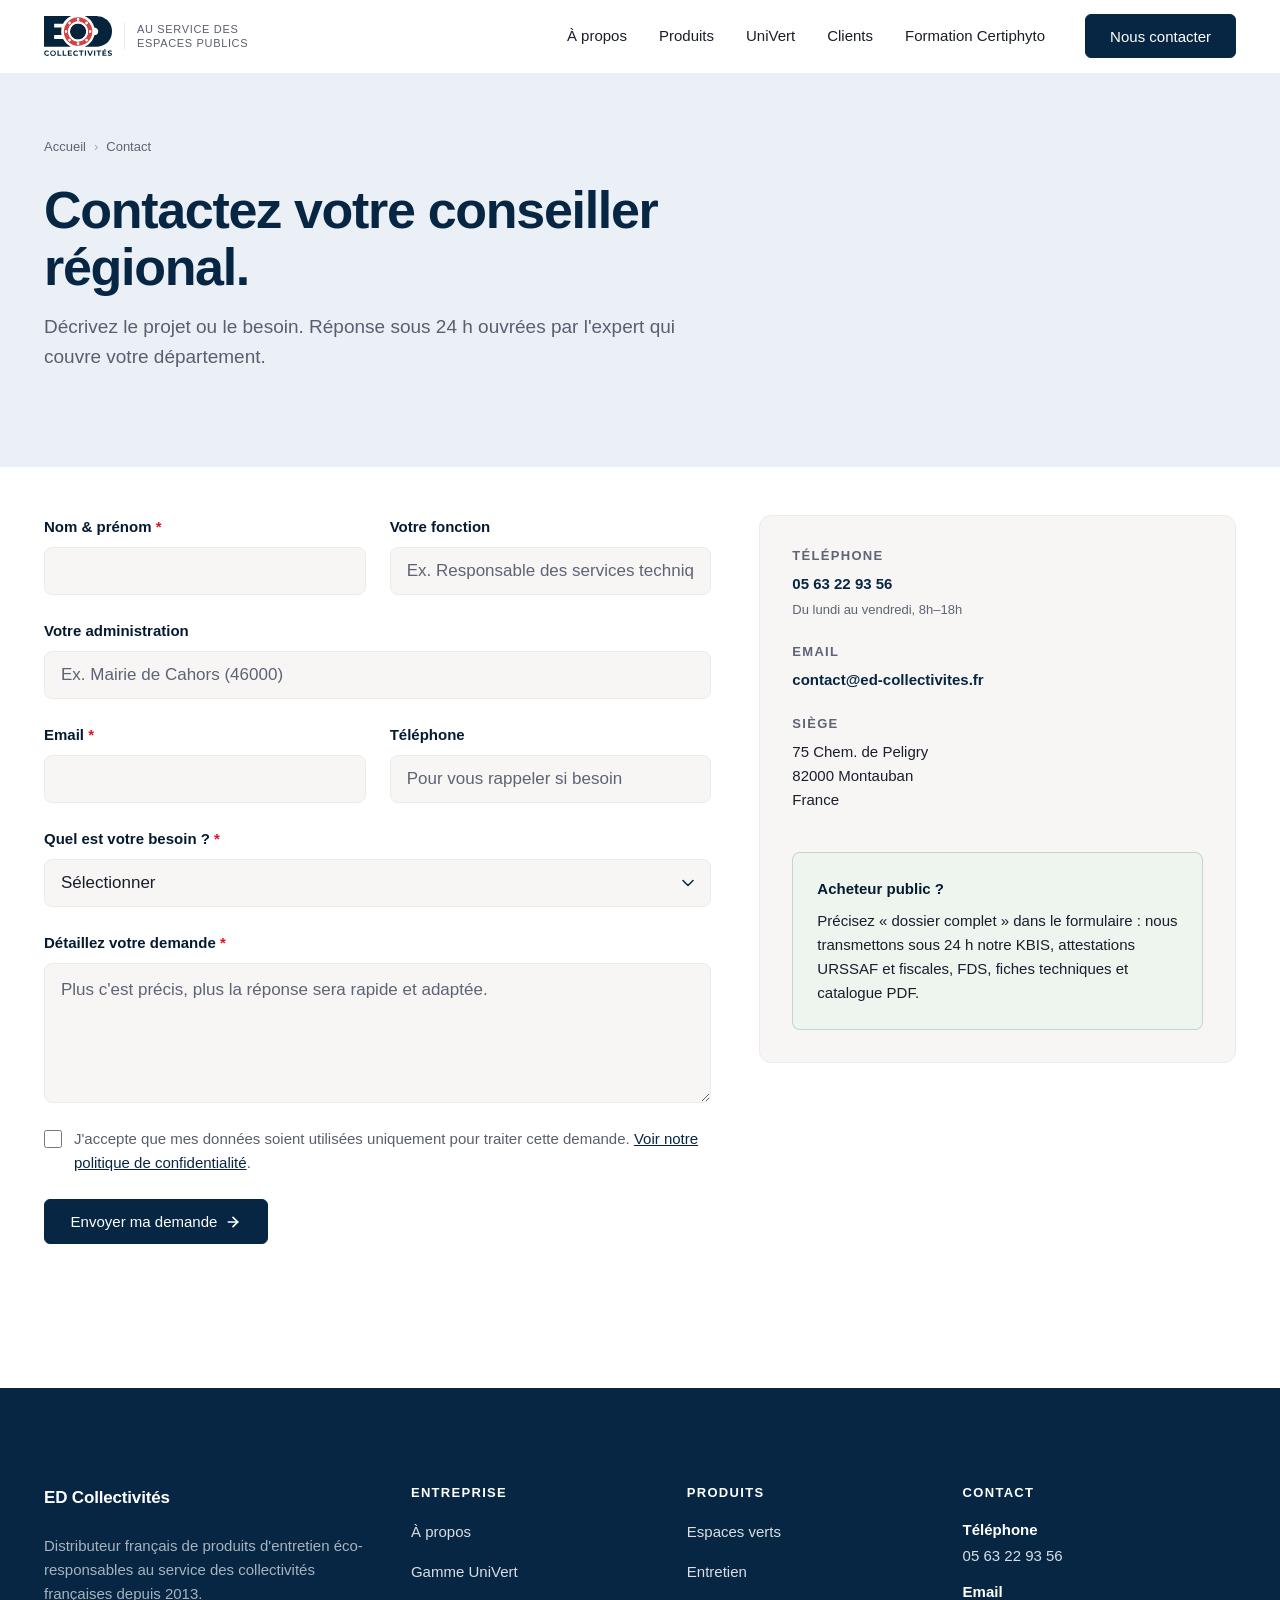
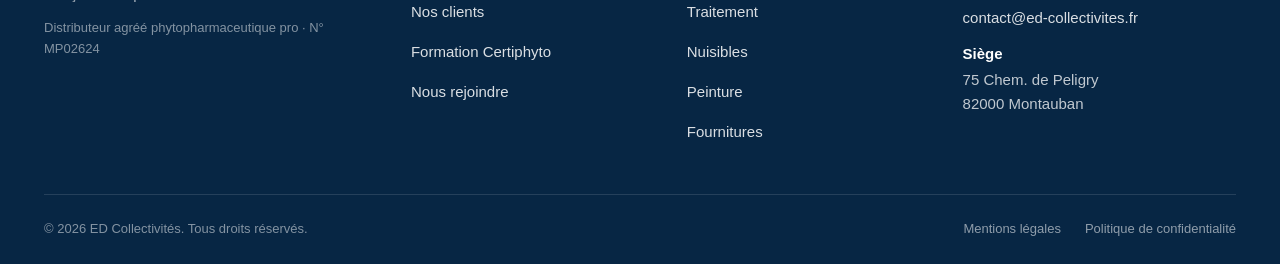
<file: contact.html>
<!DOCTYPE html>
<html lang="fr">
<head>
  <meta charset="UTF-8">
  <meta name="viewport" content="width=device-width, initial-scale=1.0">

  <!-- Google Tag Manager -->
  <script>(function(w,d,s,l,i){w[l]=w[l]||[];w[l].push({'gtm.start':
  new Date().getTime(),event:'gtm.js'});var f=d.getElementsByTagName(s)[0],
  j=d.createElement(s),dl=l!='dataLayer'?'&l='+l:'';j.async=true;j.src=
  'https://www.googletagmanager.com/gtm.js?id='+i+dl;f.parentNode.insertBefore(j,f);
  })(window,document,'script','dataLayer','GTM-P2JBDBMF');</script>
  <!-- End Google Tag Manager -->
  <title>Contact · Réponse sous 24 h | ED Collectivités</title>
  <meta name="description" content="Contactez votre conseiller régional ED Collectivités. Réponse sous 24 h ouvrées. Équipes locales dans la plupart des régions de France et en Corse.">

  <link rel="canonical" href="https://ed-collectivites.fr/contact">
  <link rel="icon" href="/assets/img/favicon-edcollectivites.png" type="image/png">

  <meta property="og:type" content="website">
  <meta property="og:url" content="https://ed-collectivites.fr/contact">
  <meta property="og:title" content="Contact · Réponse sous 24 h | ED Collectivités">
  <meta property="og:description" content="Contactez votre conseiller régional ED Collectivités. Réponse sous 24 h ouvrées, dans la plupart des régions de France et en Corse.">
  <meta property="og:image" content="https://ed-collectivites.fr/assets/img/og-default.jpg">

  <link rel="stylesheet" href="/assets/css/styles.css?v=2">

  <script type="application/ld+json">
  {
    "@context": "https://schema.org",
    "@type": "ContactPage",
    "name": "Contact ED Collectivités",
    "url": "https://ed-collectivites.fr/contact"
  }
  </script>
  <script type="application/ld+json">
  {
    "@context": "https://schema.org",
    "@type": "BreadcrumbList",
    "itemListElement": [
      { "@type": "ListItem", "position": 1, "name": "Accueil", "item": "https://ed-collectivites.fr/" },
      { "@type": "ListItem", "position": 2, "name": "Contact", "item": "https://ed-collectivites.fr/contact" }
    ]
  }
  </script>
</head>
<body>

  <!-- Google Tag Manager (noscript) -->
  <noscript><iframe src="https://www.googletagmanager.com/ns.html?id=GTM-P2JBDBMF"
  height="0" width="0" style="display:none;visibility:hidden"></iframe></noscript>
  <!-- End Google Tag Manager (noscript) -->

    <header class="site-header" data-header>
    <div class="container site-header__inner">
      <a href="/" class="brand" aria-label="ED Collectivités, accueil">
        <img src="/assets/img/logoedcollectivites.svg" alt="ED Collectivités" class="brand__logo" width="120" height="71">
        <span class="brand__tag"><span>Au service des</span><span>espaces publics</span></span>
      </a>

      <nav class="nav" aria-label="Navigation principale">
        <a href="/a-propos.html" class="nav__link">À propos</a>
        <a href="/nos-produits.html" class="nav__link">Produits</a>
        <a href="/univert.html" class="nav__link">UniVert</a>
        <a href="/nos-clients.html" class="nav__link">Clients</a>
        <a href="/formations-certiphyto.html" class="nav__link">Formation Certiphyto</a>
      </nav>

      <div class="header-actions">
        <a href="/contact.html" class="btn btn--primary">Nous contacter</a>
        <button class="nav-toggle" data-nav-toggle aria-label="Ouvrir le menu" aria-expanded="false" aria-controls="primary-nav">
          <span class="nav-toggle__label">Menu</span>
          <svg width="22" height="22" viewBox="0 0 24 24" fill="none" stroke="currentColor" stroke-width="2" stroke-linecap="round">
            <line x1="3" y1="7" x2="21" y2="7"/>
            <line x1="3" y1="12" x2="21" y2="12"/>
            <line x1="3" y1="17" x2="21" y2="17"/>
          </svg>
        </button>
      </div>
    </div>
  </header>

  <!-- =================== MENU PLEIN ÉCRAN =================== -->
  <div class="menu-overlay" id="primary-nav" data-nav>
    <div class="menu-overlay__top">
      <a href="/" class="menu-overlay__brand">ED Collectivités</a>
      <button class="menu-overlay__close" data-nav-toggle aria-label="Fermer le menu">
        <span>Fermer</span>
        <svg width="20" height="20" viewBox="0 0 24 24" fill="none" stroke="currentColor" stroke-width="2" stroke-linecap="round">
          <line x1="6" y1="6" x2="18" y2="18"/>
          <line x1="18" y1="6" x2="6" y2="18"/>
        </svg>
      </button>
    </div>
    <div class="menu-overlay__body">
      <nav class="menu-overlay__nav" aria-label="Navigation principale">
        <a href="/a-propos.html" class="menu-overlay__link">À propos</a>
        <a href="/nos-produits.html" class="menu-overlay__link">Produits</a>
        <a href="/univert.html" class="menu-overlay__link">UniVert</a>
        <a href="/nos-clients.html" class="menu-overlay__link">Clients</a>
        <a href="/formations-certiphyto.html" class="menu-overlay__link">Formation Certiphyto</a>
      </nav>
      <div class="menu-overlay__footer">
        <div class="menu-overlay__contact">
          <span>Tél. <a href="tel:+33563229356">05 63 22 93 56</a></span>
          <span><a href="mailto:contact@ed-collectivites.fr">contact@ed-collectivites.fr</a></span>
        </div>
        <a href="/contact.html" class="btn btn--primary">Nous contacter</a>
      </div>
    </div>
  </div>

  <main>
    <section class="page-header">
      <div class="container">
        <nav class="breadcrumb" aria-label="Fil d'Ariane">
          <a href="/">Accueil</a><span class="breadcrumb__sep">›</span><span>Contact</span>
        </nav>
        <div class="page-header__grid">
          <div class="page-header__text">
            <h1>Contactez votre conseiller régional.</h1>
            <p class="page-header__lead">
              Décrivez le projet ou le besoin. Réponse sous 24 h ouvrées par l'expert qui couvre votre département.
            </p>
          </div>
          </div>
      </div>
    </section>

    <section class="section section--sm">
      <div class="container">
        <div class="contact-grid">

          <div class="reveal">
            <div class="form-success" data-form-success>
              <h2>Demande bien envoyée.</h2>
              <p>Votre conseiller régional vous recontacte sous 24 h ouvrées. Si la demande est urgente, vous pouvez aussi nous appeler au 05 63 22 93 56.</p>
            </div>

            <form class="form" data-contact-form action="https://formspree.io/f/xvznrqap" method="POST" novalidate>
              <!-- Anti-spam (honeypot) : champ leurre invisible. Un humain le laisse vide ;
                   un robot le remplit, et la demande est ignorée (côté JS + côté Formspree via le nom _gotcha). -->
              <div aria-hidden="true" style="position:absolute; left:-9999px; width:1px; height:1px; overflow:hidden;">
                <label for="site-web">Laissez ce champ vide</label>
                <input type="text" id="site-web" name="_gotcha" tabindex="-1" autocomplete="off">
              </div>

              <div class="form__row">
                <div class="field">
                  <label for="nom">Nom &amp; prénom <span class="required" aria-hidden="true">*</span></label>
                  <input id="nom" name="nom" type="text" required autocomplete="name">
                  <span class="field__error">Ce champ est nécessaire pour traiter votre demande.</span>
                </div>
                <div class="field">
                  <label for="fonction">Votre fonction</label>
                  <input id="fonction" name="fonction" type="text" autocomplete="organization-title" placeholder="Ex. Responsable des services techniques">
                </div>
              </div>

              <div class="field">
                <label for="administration">Votre administration</label>
                <input id="administration" name="administration" type="text" autocomplete="organization" placeholder="Ex. Mairie de Cahors (46000)">
              </div>

              <div class="form__row">
                <div class="field">
                  <label for="email">Email <span class="required" aria-hidden="true">*</span></label>
                  <input id="email" name="email" type="email" required autocomplete="email">
                  <span class="field__error">Cet email ne semble pas valide. Vérifiez le format (ex. nom@mairie.fr).</span>
                </div>
                <div class="field">
                  <label for="telephone">Téléphone</label>
                  <input id="telephone" name="telephone" type="tel" autocomplete="tel" placeholder="Pour vous rappeler si besoin">
                </div>
              </div>

              <div class="field">
                <label for="objet">Quel est votre besoin ? <span class="required" aria-hidden="true">*</span></label>
                <select id="objet" name="objet" required>
                  <option value="">Sélectionner</option>
                  <option value="devis">Demande de devis</option>
                  <option value="catalogue">Demande de catalogue</option>
                  <option value="univert">Commande gamme UniVert</option>
                  <option value="information-produit">Information produit</option>
                  <option value="formation-certiphyto">Formation Certiphyto</option>
                  <option value="acheteur-public">Acheteur public · dossier complet</option>
                  <option value="recrutement">Recrutement</option>
                  <option value="autre">Autre</option>
                </select>
                <span class="field__error">Sélectionnez l'objet de votre demande.</span>
              </div>

              <div class="field">
                <label for="message">Détaillez votre demande <span class="required" aria-hidden="true">*</span></label>
                <textarea id="message" name="message" required placeholder="Plus c'est précis, plus la réponse sera rapide et adaptée."></textarea>
                <span class="field__error">Précisez votre demande pour qu'on puisse vous répondre utilement.</span>
              </div>

              <label class="checkbox">
                <input type="checkbox" name="rgpd" required>
                <span>
                  J'accepte que mes données soient utilisées uniquement pour traiter cette demande.
                  <a href="/politique-confidentialite.html">Voir notre politique de confidentialité</a>.
                </span>
                <span class="checkbox__error">Vous devez accepter cette condition pour envoyer votre demande.</span>
              </label>

              <div>
                <button type="submit" class="btn btn--primary btn--lg">
                  Envoyer ma demande
                  <svg class="arrow" width="16" height="16" viewBox="0 0 24 24" fill="none" stroke="currentColor" stroke-width="2.5" stroke-linecap="round"><line x1="5" y1="12" x2="19" y2="12"/><polyline points="12 5 19 12 12 19"/></svg>
                </button>
              </div>
            </form>
          </div>

          <aside class="contact-aside reveal">
            <div class="contact-aside__group">
              <h2>Téléphone</h2>
              <p><a href="tel:+33563229356"><strong>05 63 22 93 56</strong></a></p>
              <p style="font-size: var(--fs-xs); color: var(--color-text-soft); margin-top: 4px;">Du lundi au vendredi, 8h–18h</p>
            </div>
            <div class="contact-aside__group">
              <h2>Email</h2>
              <p><a href="mailto:contact@ed-collectivites.fr"><strong>contact@ed-collectivites.fr</strong></a></p>
            </div>
            <div class="contact-aside__group">
              <h2>Siège</h2>
              <p>75 Chem. de Peligry<br>82000 Montauban<br>France</p>
            </div>

            <div class="contact-public">
              <strong>Acheteur public ?</strong>
              <p style="margin-top: var(--space-2); color: var(--color-text);">
                Précisez « dossier complet » dans le formulaire : nous transmettons sous 24 h notre KBIS, attestations URSSAF et fiscales, FDS, fiches techniques et catalogue PDF.
              </p>
            </div>
          </aside>

        </div>
      </div>
    </section>
  </main>

  <footer class="site-footer">
    <div class="container">
      <div class="footer__grid">
        <div class="footer__intro">
          <a href="/" class="brand">
            <span class="brand__name">ED Collectivités</span>
          </a>
          <p>Distributeur français de produits d'entretien éco-responsables au service des collectivités françaises depuis 2013.</p>
          <p style="margin-top: var(--space-3); font-size: var(--fs-xs); color: rgba(255,255,255,0.5);">Distributeur agréé phytopharmaceutique pro · N° MP02624</p>
        </div>
        <div class="footer__col">
          <h5>Entreprise</h5>
          <ul>
            <li><a href="/a-propos.html">À propos</a></li>
            <li><a href="/univert.html">Gamme UniVert</a></li>
            <li><a href="/nos-clients.html">Nos clients</a></li>
            <li><a href="/formations-certiphyto.html">Formation Certiphyto</a></li>
            <li><a href="/a-propos.html#recrutement">Nous rejoindre</a></li>
          </ul>
        </div>
        <div class="footer__col">
          <h5>Produits</h5>
          <ul>
            <li><a href="/nos-produits.html#espaces-verts">Espaces verts</a></li>
            <li><a href="/nos-produits.html#entretien">Entretien</a></li>
            <li><a href="/nos-produits.html#traitement">Traitement</a></li>
            <li><a href="/nos-produits.html#nuisibles">Nuisibles</a></li>
            <li><a href="/nos-produits.html#peinture">Peinture</a></li>
            <li><a href="/nos-produits.html#fournitures">Fournitures</a></li>
          </ul>
        </div>
        <div class="footer__col">
          <h5>Contact</h5>
          <div class="footer__contact-item"><strong>Téléphone</strong><a href="tel:+33563229356">05 63 22 93 56</a></div>
          <div class="footer__contact-item"><strong>Email</strong><a href="mailto:contact@ed-collectivites.fr">contact@ed-collectivites.fr</a></div>
          <div class="footer__contact-item"><strong>Siège</strong>75 Chem. de Peligry<br>82000 Montauban</div>
        </div>
      </div>
      <div class="footer__bottom">
        <span>© <span data-year>2026</span> ED Collectivités. Tous droits réservés.</span>
        <ul>
          <li><a href="/mentions-legales.html">Mentions légales</a></li>
          <li><a href="/politique-confidentialite.html">Politique de confidentialité</a></li>
        </ul>
      </div>
    </div>
  </footer>

  <script src="/assets/js/main.js?v=2" defer></script>
</body>
</html>
</file>
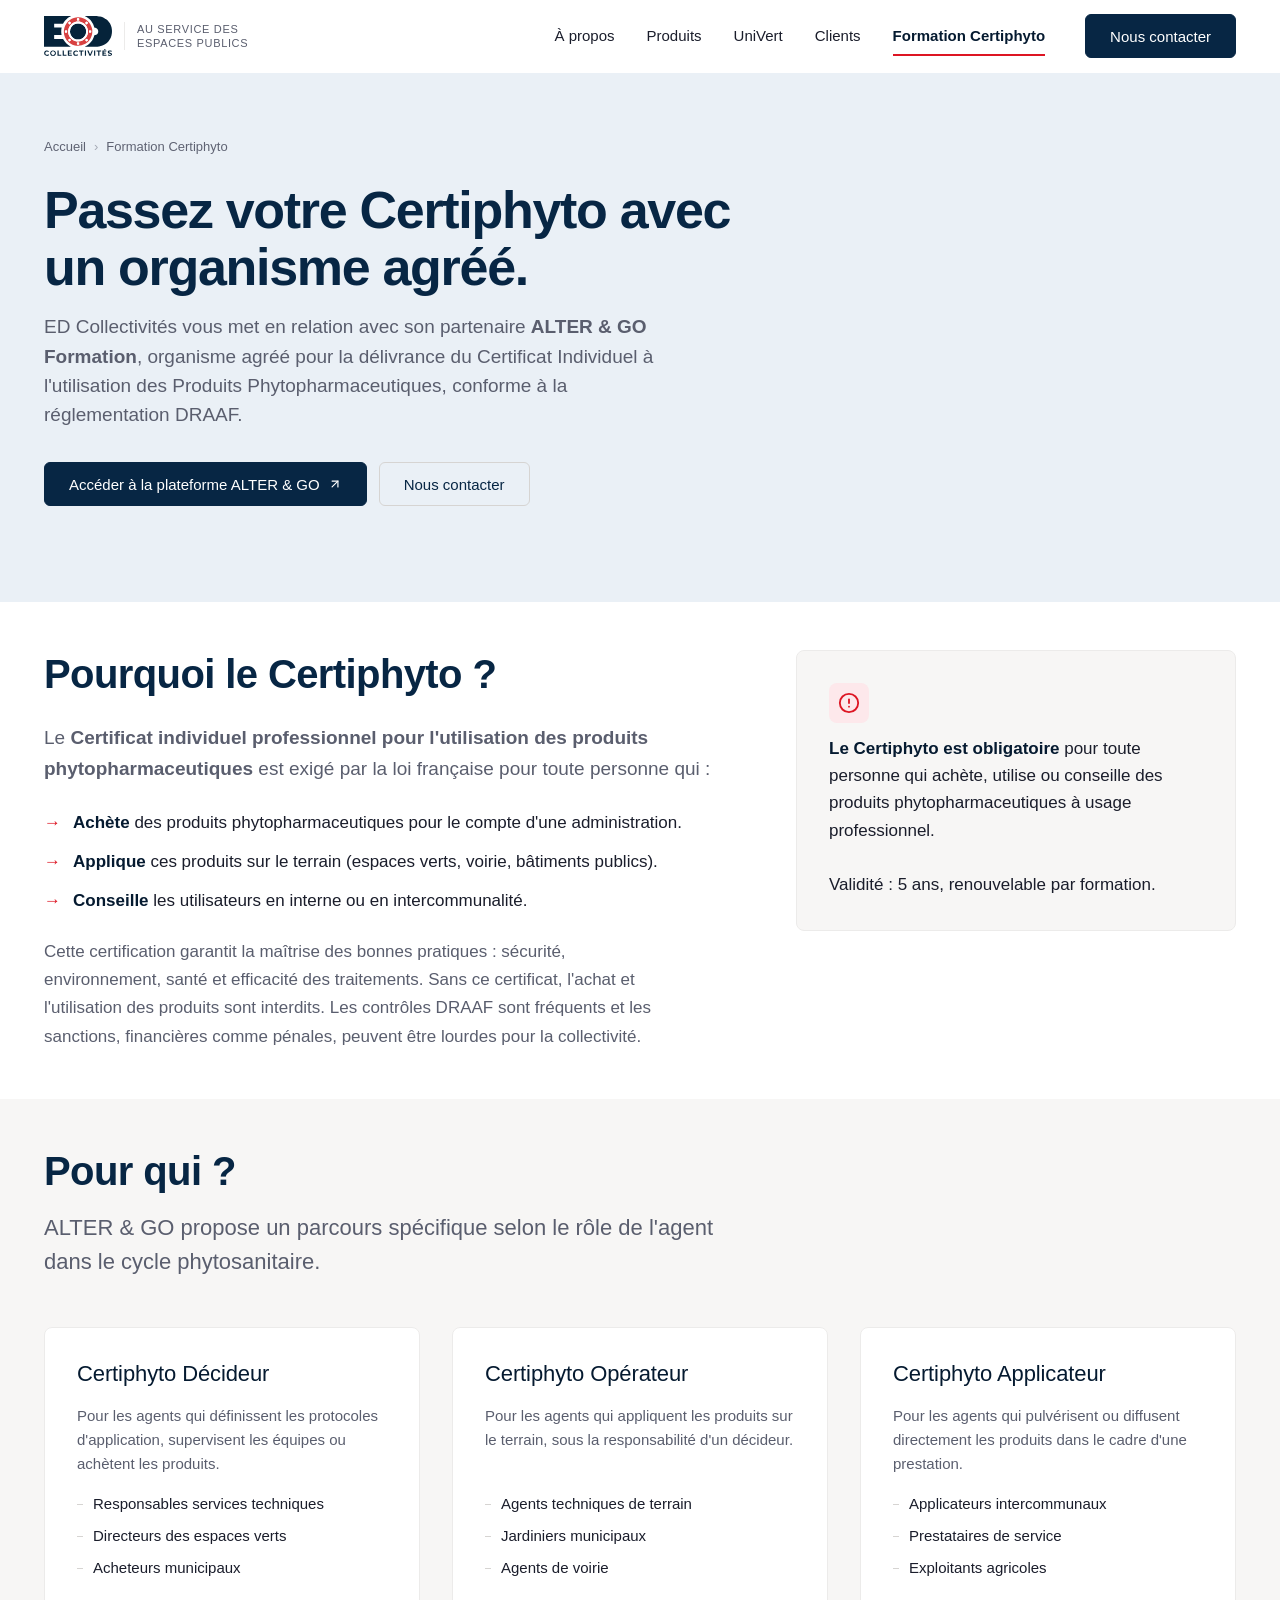
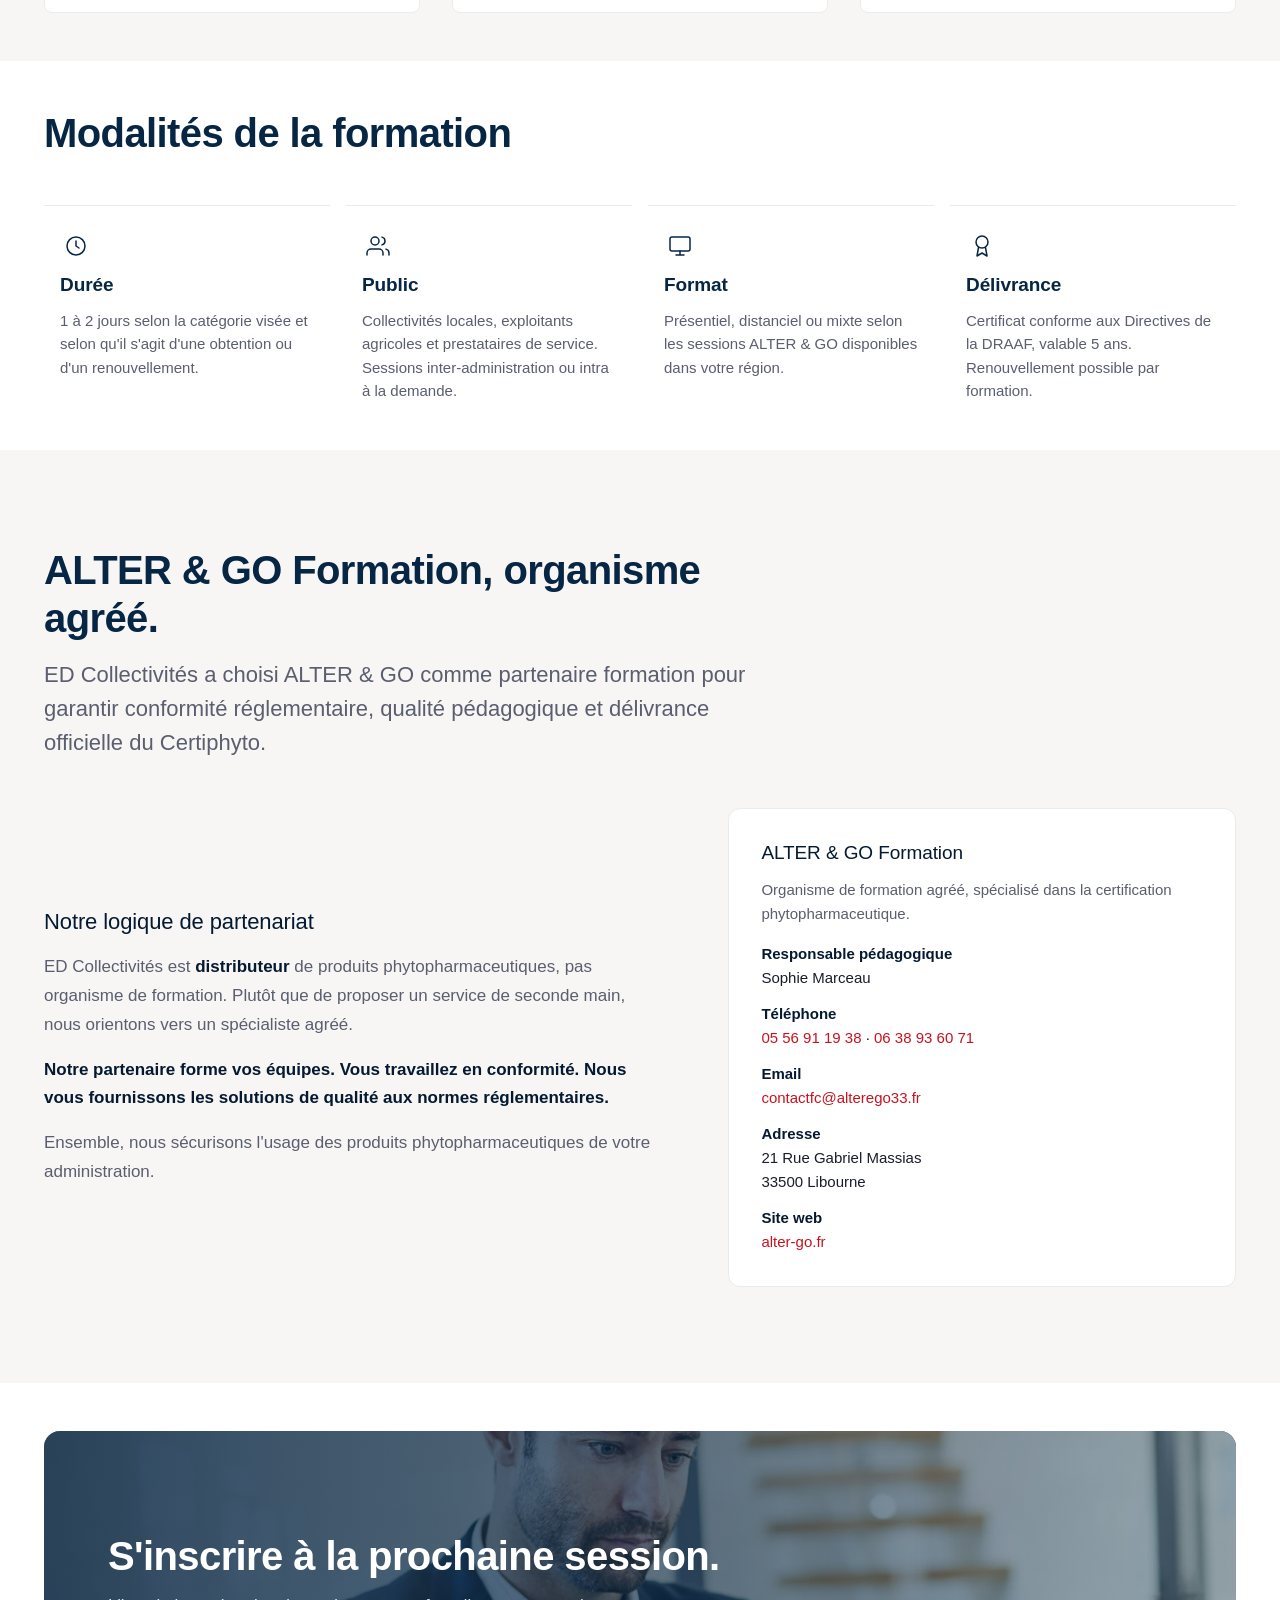
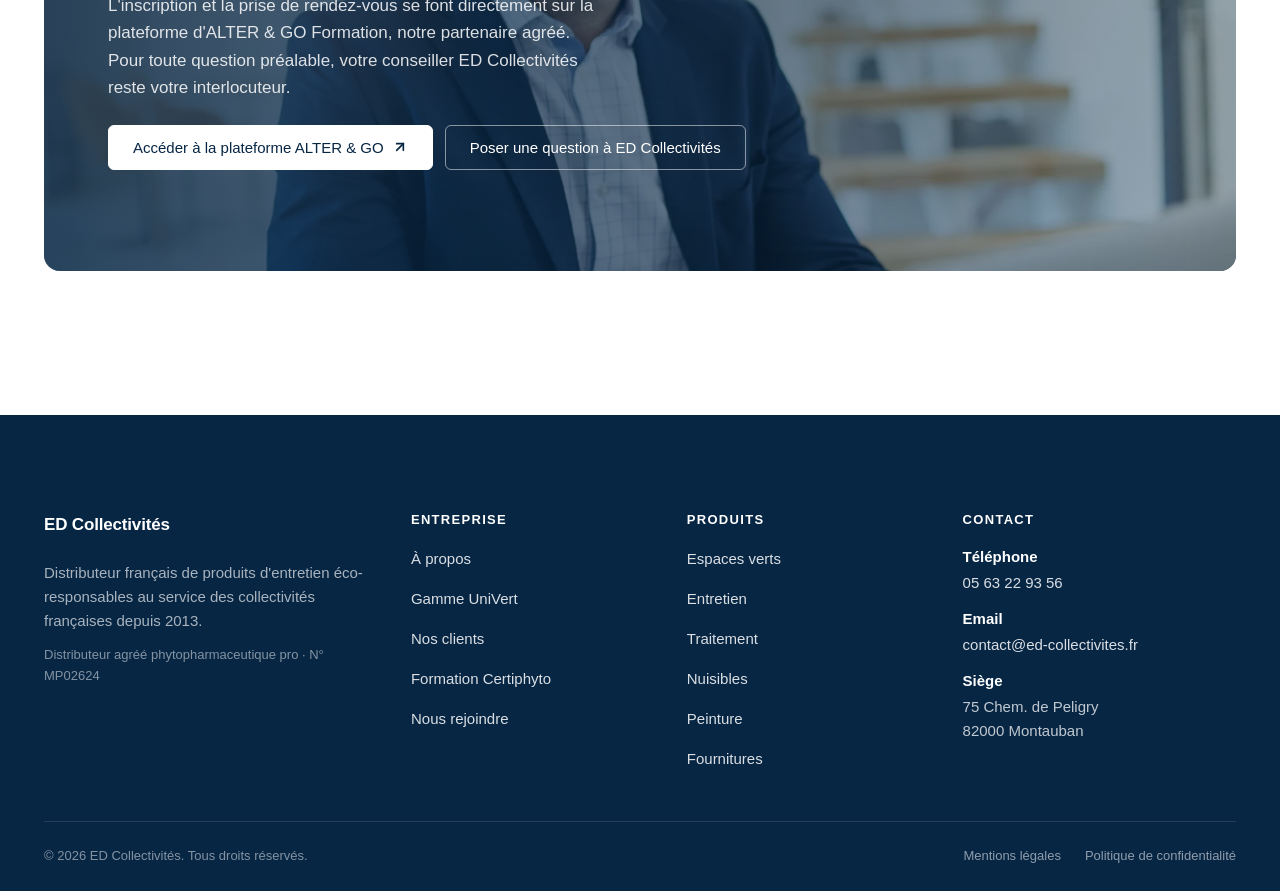
<file: formations-certiphyto.html>
<!DOCTYPE html>
<html lang="fr">
<head>
  <meta charset="UTF-8">
  <meta name="viewport" content="width=device-width, initial-scale=1.0">

  <!-- Google Tag Manager -->
  <script>(function(w,d,s,l,i){w[l]=w[l]||[];w[l].push({'gtm.start':
  new Date().getTime(),event:'gtm.js'});var f=d.getElementsByTagName(s)[0],
  j=d.createElement(s),dl=l!='dataLayer'?'&l='+l:'';j.async=true;j.src=
  'https://www.googletagmanager.com/gtm.js?id='+i+dl;f.parentNode.insertBefore(j,f);
  })(window,document,'script','dataLayer','GTM-P2JBDBMF');</script>
  <!-- End Google Tag Manager -->
  <title>Formation Certiphyto avec ALTER &amp; GO | ED Collectivités</title>
  <meta name="description" content="Passez ou renouvelez votre Certiphyto avec ALTER & GO Formation, organisme agréé. Sessions Décideur, Opérateur, Applicateur, en présentiel ou à distance.">

  <link rel="canonical" href="https://ed-collectivites.fr/formations-certiphyto">
  <link rel="icon" href="/assets/img/favicon-edcollectivites.png" type="image/png">

  <meta property="og:type" content="website">
  <meta property="og:url" content="https://ed-collectivites.fr/formations-certiphyto">
  <meta property="og:title" content="Formation Certiphyto avec ALTER & GO | ED Collectivités">
  <meta property="og:description" content="Passez ou renouvelez votre Certiphyto avec ALTER & GO Formation, organisme agréé partenaire d'ED Collectivités.">
  <meta property="og:image" content="https://ed-collectivites.fr/assets/img/og-default.jpg">

  <link rel="stylesheet" href="/assets/css/styles.css?v=2">

  <script type="application/ld+json">
  {
    "@context": "https://schema.org",
    "@type": "Course",
    "name": "Formation Certiphyto pour collectivités",
    "description": "Préparation et passage du Certiphyto (Décideur, Opérateur, Applicateur) conforme à la réglementation DRAAF, en partenariat avec ALTER & GO Formation, organisme de formation agréé.",
    "provider": {
      "@type": "Organization",
      "name": "ALTER & GO Formation",
      "sameAs": "https://alter-go.fr"
    },
    "hasCourseInstance": {
      "@type": "CourseInstance",
      "courseMode": "Blended",
      "inLanguage": "fr"
    }
  }
  </script>

  <script type="application/ld+json">
  {
    "@context": "https://schema.org",
    "@type": "BreadcrumbList",
    "itemListElement": [
      { "@type": "ListItem", "position": 1, "name": "Accueil", "item": "https://ed-collectivites.fr/" },
      { "@type": "ListItem", "position": 2, "name": "Formation Certiphyto", "item": "https://ed-collectivites.fr/formations-certiphyto" }
    ]
  }
  </script>
</head>
<body>

  <!-- Google Tag Manager (noscript) -->
  <noscript><iframe src="https://www.googletagmanager.com/ns.html?id=GTM-P2JBDBMF"
  height="0" width="0" style="display:none;visibility:hidden"></iframe></noscript>
  <!-- End Google Tag Manager (noscript) -->

    <header class="site-header" data-header>
    <div class="container site-header__inner">
      <a href="/" class="brand" aria-label="ED Collectivités, accueil">
        <img src="/assets/img/logoedcollectivites.svg" alt="ED Collectivités" class="brand__logo" width="120" height="71">
        <span class="brand__tag"><span>Au service des</span><span>espaces publics</span></span>
      </a>

      <nav class="nav" aria-label="Navigation principale">
        <a href="/a-propos.html" class="nav__link">À propos</a>
        <a href="/nos-produits.html" class="nav__link">Produits</a>
        <a href="/univert.html" class="nav__link">UniVert</a>
        <a href="/nos-clients.html" class="nav__link">Clients</a>
        <a href="/formations-certiphyto.html" class="nav__link" aria-current="page">Formation Certiphyto</a>
      </nav>

      <div class="header-actions">
        <a href="/contact.html" class="btn btn--primary">Nous contacter</a>
        <button class="nav-toggle" data-nav-toggle aria-label="Ouvrir le menu" aria-expanded="false" aria-controls="primary-nav">
          <span class="nav-toggle__label">Menu</span>
          <svg width="22" height="22" viewBox="0 0 24 24" fill="none" stroke="currentColor" stroke-width="2" stroke-linecap="round">
            <line x1="3" y1="7" x2="21" y2="7"/>
            <line x1="3" y1="12" x2="21" y2="12"/>
            <line x1="3" y1="17" x2="21" y2="17"/>
          </svg>
        </button>
      </div>
    </div>
  </header>

  <!-- =================== MENU PLEIN ÉCRAN =================== -->
  <div class="menu-overlay" id="primary-nav" data-nav>
    <div class="menu-overlay__top">
      <a href="/" class="menu-overlay__brand">ED Collectivités</a>
      <button class="menu-overlay__close" data-nav-toggle aria-label="Fermer le menu">
        <span>Fermer</span>
        <svg width="20" height="20" viewBox="0 0 24 24" fill="none" stroke="currentColor" stroke-width="2" stroke-linecap="round">
          <line x1="6" y1="6" x2="18" y2="18"/>
          <line x1="18" y1="6" x2="6" y2="18"/>
        </svg>
      </button>
    </div>
    <div class="menu-overlay__body">
      <nav class="menu-overlay__nav" aria-label="Navigation principale">
        <a href="/a-propos.html" class="menu-overlay__link">À propos</a>
        <a href="/nos-produits.html" class="menu-overlay__link">Produits</a>
        <a href="/univert.html" class="menu-overlay__link">UniVert</a>
        <a href="/nos-clients.html" class="menu-overlay__link">Clients</a>
        <a href="/formations-certiphyto.html" class="menu-overlay__link" aria-current="page">Formation Certiphyto</a>
      </nav>
      <div class="menu-overlay__footer">
        <div class="menu-overlay__contact">
          <span>Tél. <a href="tel:+33563229356">05 63 22 93 56</a></span>
          <span><a href="mailto:contact@ed-collectivites.fr">contact@ed-collectivites.fr</a></span>
        </div>
        <a href="/contact.html" class="btn btn--primary">Nous contacter</a>
      </div>
    </div>
  </div>

  <main>
    <section class="page-header">
      <div class="container">
        <nav class="breadcrumb" aria-label="Fil d'Ariane">
          <a href="/">Accueil</a><span class="breadcrumb__sep">›</span><span>Formation Certiphyto</span>
        </nav>
        <div class="page-header__grid">
          <div class="page-header__text">
            <h1>Passez votre Certiphyto avec un organisme agréé.</h1>
            <p class="page-header__lead">
              ED Collectivités vous met en relation avec son partenaire <strong>ALTER &amp; GO Formation</strong>, organisme agréé pour la délivrance du Certificat Individuel à l'utilisation des Produits Phytopharmaceutiques, conforme à la réglementation DRAAF.
            </p>
            <div class="page-header__cta">
              <a href="https://test-certiphyto.alter-go.fr/" target="_blank" rel="noopener" class="btn btn--primary">
                Accéder à la plateforme ALTER &amp; GO
                <svg class="arrow" width="14" height="14" viewBox="0 0 24 24" fill="none" stroke="currentColor" stroke-width="2" stroke-linecap="round"><line x1="7" y1="17" x2="17" y2="7"/><polyline points="7 7 17 7 17 17"/></svg>
              </a>
              <a href="/contact.html?objet=formation-certiphyto" class="btn btn--secondary">Nous contacter</a>
            </div>
          </div>
        </div>
      </div>
    </section>

    <section class="section--sm">
      <div class="container">
        <div class="why-grid reveal">
          <div class="why-grid__content">
            <header class="section-head" style="margin-bottom: var(--space-5);">
              <h2>Pourquoi le Certiphyto ?</h2>
            </header>
            <p style="font-size: var(--fs-lg); color: var(--color-text-muted); line-height: 1.65;">
              Le <strong>Certificat individuel professionnel pour l'utilisation des produits phytopharmaceutiques</strong> est exigé par la loi française pour toute personne qui :
            </p>
            <ul style="list-style: none; margin-top: var(--space-5); display: grid; gap: var(--space-3);">
              <li style="display: flex; gap: var(--space-3); align-items: flex-start;">
                <span style="color: var(--color-coral-500); font-weight: 700;">→</span>
                <span><strong style="color: var(--color-navy-900);">Achète</strong> des produits phytopharmaceutiques pour le compte d'une administration.</span>
              </li>
              <li style="display: flex; gap: var(--space-3); align-items: flex-start;">
                <span style="color: var(--color-coral-500); font-weight: 700;">→</span>
                <span><strong style="color: var(--color-navy-900);">Applique</strong> ces produits sur le terrain (espaces verts, voirie, bâtiments publics).</span>
              </li>
              <li style="display: flex; gap: var(--space-3); align-items: flex-start;">
                <span style="color: var(--color-coral-500); font-weight: 700;">→</span>
                <span><strong style="color: var(--color-navy-900);">Conseille</strong> les utilisateurs en interne ou en intercommunalité.</span>
              </li>
            </ul>
            <p style="margin-top: var(--space-5); color: var(--color-text-muted); line-height: 1.65;">
              Cette certification garantit la maîtrise des bonnes pratiques : sécurité, environnement, santé et efficacité des traitements. Sans ce certificat, l'achat et l'utilisation des produits sont interdits. Les contrôles DRAAF sont fréquents et les sanctions, financières comme pénales, peuvent être lourdes pour la collectivité.
            </p>
          </div>

          <aside class="notice">
            <div class="notice__icon">
              <svg width="22" height="22" viewBox="0 0 24 24" fill="none" stroke="currentColor" stroke-width="2" stroke-linecap="round" stroke-linejoin="round">
                <circle cx="12" cy="12" r="10"/>
                <line x1="12" y1="8" x2="12" y2="12"/>
                <line x1="12" y1="16" x2="12.01" y2="16"/>
              </svg>
            </div>
            <div>
              <strong>Le Certiphyto est obligatoire</strong> pour toute personne qui achète, utilise ou conseille des produits phytopharmaceutiques à usage professionnel.<br><br>Validité : 5 ans, renouvelable par formation.
            </div>
          </aside>
        </div>
      </div>
    </section>

    <section class="section--sm section--alt">
      <div class="container">
        <header class="section-head reveal">
          <h2>Pour qui ?</h2>
          <p class="lead">ALTER &amp; GO propose un parcours spécifique selon le rôle de l'agent dans le cycle phytosanitaire.</p>
        </header>

        <div class="clients-grid reveal">
          <article class="client-card">
            <h3>Certiphyto Décideur</h3>
            <p class="client-card__desc">Pour les agents qui définissent les protocoles d'application, supervisent les équipes ou achètent les produits.</p>
            <ul>
              <li>Responsables services techniques</li>
              <li>Directeurs des espaces verts</li>
              <li>Acheteurs municipaux</li>
            </ul>
          </article>
          <article class="client-card">
            <h3>Certiphyto Opérateur</h3>
            <p class="client-card__desc">Pour les agents qui appliquent les produits sur le terrain, sous la responsabilité d'un décideur.</p>
            <ul>
              <li>Agents techniques de terrain</li>
              <li>Jardiniers municipaux</li>
              <li>Agents de voirie</li>
            </ul>
          </article>
          <article class="client-card">
            <h3>Certiphyto Applicateur</h3>
            <p class="client-card__desc">Pour les agents qui pulvérisent ou diffusent directement les produits dans le cadre d'une prestation.</p>
            <ul>
              <li>Applicateurs intercommunaux</li>
              <li>Prestataires de service</li>
              <li>Exploitants agricoles</li>
            </ul>
          </article>
        </div>
      </div>
    </section>

    <section class="section--sm">
      <div class="container">
        <header class="section-head reveal">
          <h2>Modalités de la formation</h2>
        </header>
        <div class="modalites reveal">
          <div class="modalite">
            <div class="modalite__icon" aria-hidden="true">
              <svg width="24" height="24" viewBox="0 0 24 24" fill="none" stroke="currentColor" stroke-width="1.5" stroke-linecap="round" stroke-linejoin="round">
                <circle cx="12" cy="12" r="9"/>
                <path d="M12 7v5l3 2"/>
              </svg>
            </div>
            <h3>Durée</h3>
            <p>1 à 2 jours selon la catégorie visée et selon qu'il s'agit d'une obtention ou d'un renouvellement.</p>
          </div>
          <div class="modalite">
            <div class="modalite__icon" aria-hidden="true">
              <svg width="24" height="24" viewBox="0 0 24 24" fill="none" stroke="currentColor" stroke-width="1.5" stroke-linecap="round" stroke-linejoin="round">
                <path d="M17 21v-2a4 4 0 0 0-4-4H5a4 4 0 0 0-4 4v2"/>
                <circle cx="9" cy="7" r="4"/>
                <path d="M23 21v-2a4 4 0 0 0-3-3.87M16 3.13a4 4 0 0 1 0 7.75"/>
              </svg>
            </div>
            <h3>Public</h3>
            <p>Collectivités locales, exploitants agricoles et prestataires de service. Sessions inter-administration ou intra à la demande.</p>
          </div>
          <div class="modalite">
            <div class="modalite__icon" aria-hidden="true">
              <svg width="24" height="24" viewBox="0 0 24 24" fill="none" stroke="currentColor" stroke-width="1.5" stroke-linecap="round" stroke-linejoin="round">
                <rect x="2" y="3" width="20" height="14" rx="2"/>
                <path d="M8 21h8M12 17v4"/>
              </svg>
            </div>
            <h3>Format</h3>
            <p>Présentiel, distanciel ou mixte selon les sessions ALTER &amp; GO disponibles dans votre région.</p>
          </div>
          <div class="modalite">
            <div class="modalite__icon" aria-hidden="true">
              <svg width="24" height="24" viewBox="0 0 24 24" fill="none" stroke="currentColor" stroke-width="1.5" stroke-linecap="round" stroke-linejoin="round">
                <circle cx="12" cy="8" r="6"/>
                <path d="M8.5 13.5 7 22l5-3 5 3-1.5-8.5"/>
              </svg>
            </div>
            <h3>Délivrance</h3>
            <p>Certificat conforme aux Directives de la DRAAF, valable 5 ans. Renouvellement possible par formation.</p>
          </div>
        </div>
      </div>
    </section>

    <section class="section section--alt">
      <div class="container">
        <header class="section-head reveal">
          <h2>ALTER &amp; GO Formation, organisme agréé.</h2>
          <p class="lead">ED Collectivités a choisi ALTER &amp; GO comme partenaire formation pour garantir conformité réglementaire, qualité pédagogique et délivrance officielle du Certiphyto.</p>
        </header>

        <div class="split reveal">
          <div>
            <h3 style="font-size: var(--fs-xl); color: var(--color-navy-900); margin-bottom: var(--space-4);">Notre logique de partenariat</h3>
            <p style="color: var(--color-text-muted); line-height: 1.7;">
              ED Collectivités est <strong style="color: var(--color-navy-900);">distributeur</strong> de produits phytopharmaceutiques, pas organisme de formation. Plutôt que de proposer un service de seconde main, nous orientons vers un spécialiste agréé.
            </p>
            <p style="color: var(--color-text-muted); line-height: 1.7; margin-top: var(--space-4);">
              <strong style="color: var(--color-navy-900);">Notre partenaire forme vos équipes. Vous travaillez en conformité. Nous vous fournissons les solutions de qualité aux normes réglementaires.</strong>
            </p>
            <p style="color: var(--color-text-muted); line-height: 1.7; margin-top: var(--space-4);">
              Ensemble, nous sécurisons l'usage des produits phytopharmaceutiques de votre administration.
            </p>
          </div>
          <div>
            <div style="padding: var(--space-6); background: var(--color-bg); border-radius: var(--radius-lg); border: 1px solid var(--color-border);">
              <h3 style="color: var(--color-navy-900); font-size: var(--fs-lg); margin-bottom: var(--space-3);">ALTER &amp; GO Formation</h3>
              <p style="font-size: var(--fs-sm); color: var(--color-text-muted); line-height: 1.6; margin-bottom: var(--space-4);">
                Organisme de formation agréé, spécialisé dans la certification phytopharmaceutique.
              </p>
              <ul style="list-style: none; display: grid; gap: var(--space-3); font-size: var(--fs-sm);">
                <li><strong style="color: var(--color-navy-900);">Responsable pédagogique</strong><br>Sophie Marceau</li>
                <li><strong style="color: var(--color-navy-900);">Téléphone</strong><br><a href="tel:+33556911938" style="color: var(--color-coral-600);">05 56 91 19 38</a> · <a href="tel:+33638936071" style="color: var(--color-coral-600);">06 38 93 60 71</a></li>
                <li><strong style="color: var(--color-navy-900);">Email</strong><br><a href="mailto:contactfc@alterego33.fr" style="color: var(--color-coral-600);">contactfc@alterego33.fr</a></li>
                <li><strong style="color: var(--color-navy-900);">Adresse</strong><br>21 Rue Gabriel Massias<br>33500 Libourne</li>
                <li><strong style="color: var(--color-navy-900);">Site web</strong><br><a href="https://alter-go.fr" target="_blank" rel="noopener" style="color: var(--color-coral-600);">alter-go.fr</a></li>
              </ul>
            </div>
          </div>
        </div>
      </div>
    </section>

    <section class="section section--sm">
      <div class="container">
        <div class="cta-band reveal">
          <div class="cta-band__bg" style="background-image: url('/assets/img/cta-bg.webp');"></div>
          <div class="cta-band__overlay"></div>
          <div class="cta-band__content">
            <h2>S'inscrire à la prochaine session.</h2>
            <p>L'inscription et la prise de rendez-vous se font directement sur la plateforme d'ALTER &amp; GO Formation, notre partenaire agréé. Pour toute question préalable, votre conseiller ED Collectivités reste votre interlocuteur.</p>
                    <div class="cta-band__actions">
            <a href="https://test-certiphyto.alter-go.fr/" target="_blank" rel="noopener" class="btn btn--primary">
              Accéder à la plateforme ALTER &amp; GO
              <svg class="arrow" width="16" height="16" viewBox="0 0 24 24" fill="none" stroke="currentColor" stroke-width="2.5" stroke-linecap="round"><line x1="7" y1="17" x2="17" y2="7"/><polyline points="7 7 17 7 17 17"/></svg>
            </a>
            <a href="/contact.html?objet=formation-certiphyto" class="btn btn--secondary">Poser une question à ED Collectivités</a>
          </div>
          </div>
        </div>
      </div>
    </section>
  </main>

  <footer class="site-footer">
    <div class="container">
      <div class="footer__grid">
        <div class="footer__intro">
          <a href="/" class="brand">
            <span class="brand__name">ED Collectivités</span>
          </a>
          <p>Distributeur français de produits d'entretien éco-responsables au service des collectivités françaises depuis 2013.</p>
          <p style="margin-top: var(--space-3); font-size: var(--fs-xs); color: rgba(255,255,255,0.5);">Distributeur agréé phytopharmaceutique pro · N° MP02624</p>
        </div>
        <div class="footer__col">
          <h5>Entreprise</h5>
          <ul>
            <li><a href="/a-propos.html">À propos</a></li>
            <li><a href="/univert.html">Gamme UniVert</a></li>
            <li><a href="/nos-clients.html">Nos clients</a></li>
            <li><a href="/formations-certiphyto.html">Formation Certiphyto</a></li>
            <li><a href="/a-propos.html#recrutement">Nous rejoindre</a></li>
          </ul>
        </div>
        <div class="footer__col">
          <h5>Produits</h5>
          <ul>
            <li><a href="/nos-produits.html#espaces-verts">Espaces verts</a></li>
            <li><a href="/nos-produits.html#entretien">Entretien</a></li>
            <li><a href="/nos-produits.html#traitement">Traitement</a></li>
            <li><a href="/nos-produits.html#nuisibles">Nuisibles</a></li>
            <li><a href="/nos-produits.html#peinture">Peinture</a></li>
            <li><a href="/nos-produits.html#fournitures">Fournitures</a></li>
          </ul>
        </div>
        <div class="footer__col">
          <h5>Contact</h5>
          <div class="footer__contact-item"><strong>Téléphone</strong><a href="tel:+33563229356">05 63 22 93 56</a></div>
          <div class="footer__contact-item"><strong>Email</strong><a href="mailto:contact@ed-collectivites.fr">contact@ed-collectivites.fr</a></div>
          <div class="footer__contact-item"><strong>Siège</strong>75 Chem. de Peligry<br>82000 Montauban</div>
        </div>
      </div>
      <div class="footer__bottom">
        <span>© <span data-year>2026</span> ED Collectivités. Tous droits réservés.</span>
        <ul>
          <li><a href="/mentions-legales.html">Mentions légales</a></li>
          <li><a href="/politique-confidentialite.html">Politique de confidentialité</a></li>
        </ul>
      </div>
    </div>
  </footer>

  <script src="/assets/js/main.js?v=2" defer></script>
</body>
</html>
</file>
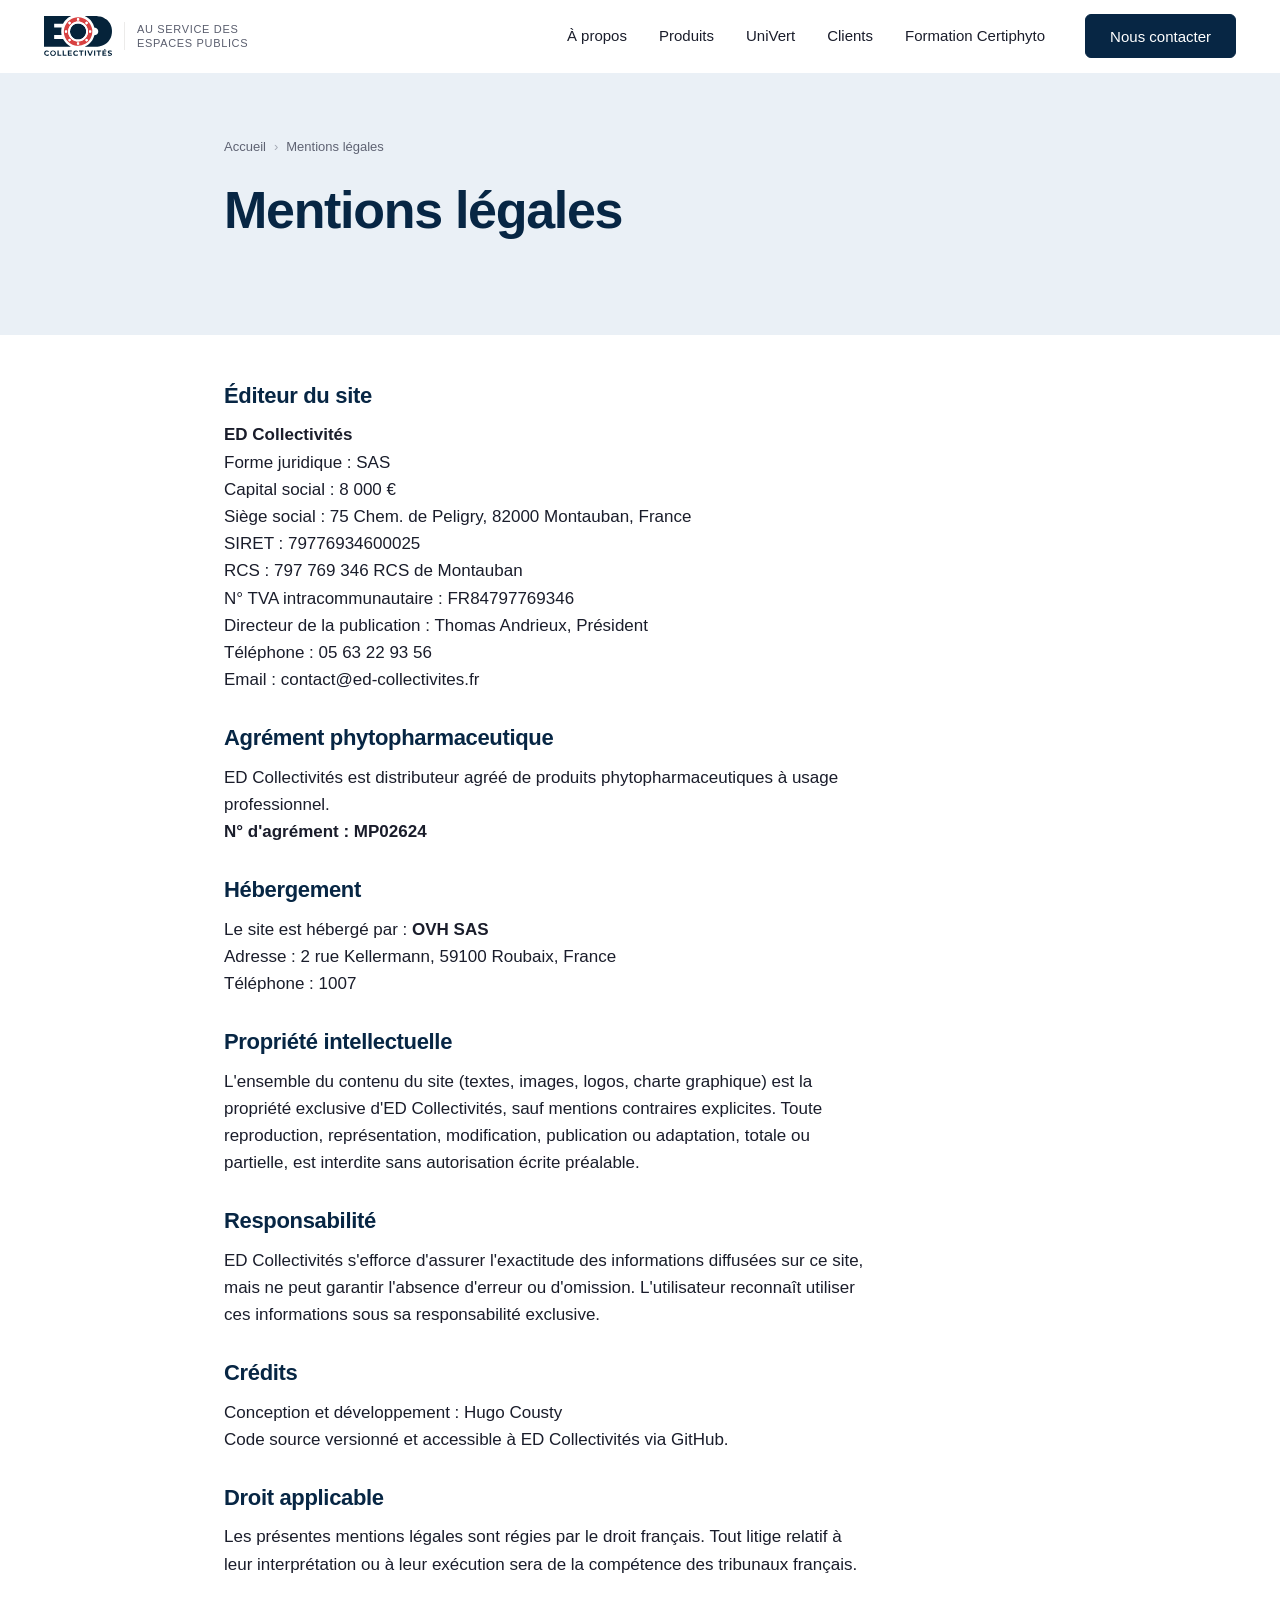
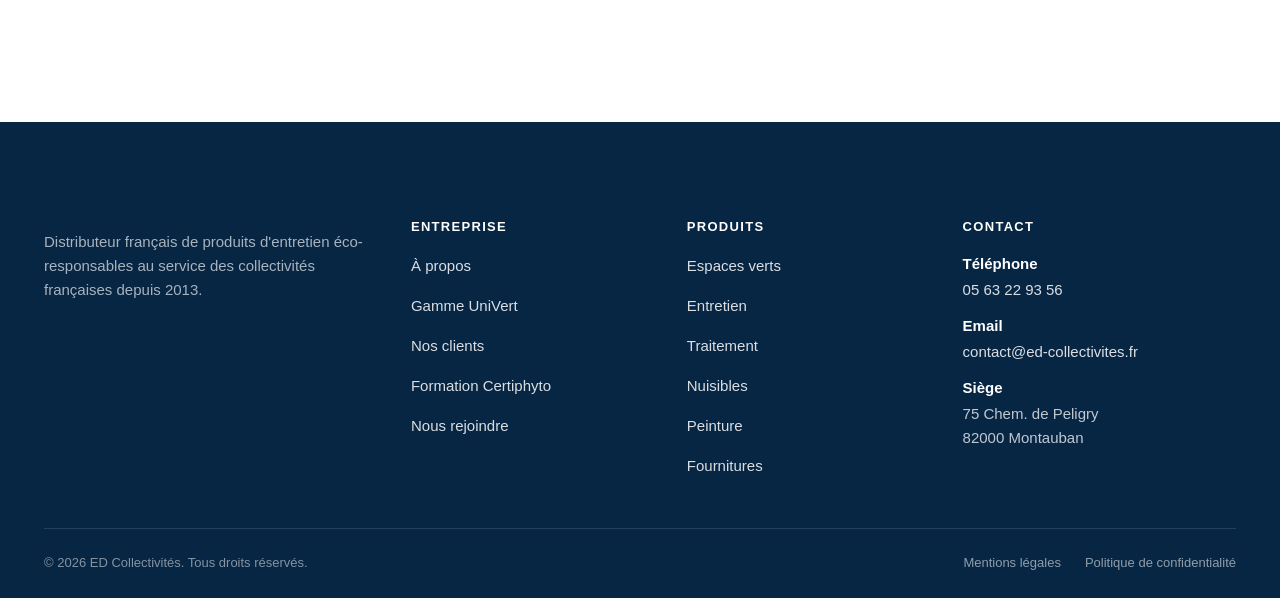
<file: mentions-legales.html>
<!DOCTYPE html>
<html lang="fr">
<head>
  <meta charset="UTF-8">
  <meta name="viewport" content="width=device-width, initial-scale=1.0">

  <!-- Google Tag Manager -->
  <script>(function(w,d,s,l,i){w[l]=w[l]||[];w[l].push({'gtm.start':
  new Date().getTime(),event:'gtm.js'});var f=d.getElementsByTagName(s)[0],
  j=d.createElement(s),dl=l!='dataLayer'?'&l='+l:'';j.async=true;j.src=
  'https://www.googletagmanager.com/gtm.js?id='+i+dl;f.parentNode.insertBefore(j,f);
  })(window,document,'script','dataLayer','GTM-P2JBDBMF');</script>
  <!-- End Google Tag Manager -->
  <title>Mentions légales | ED Collectivités</title>
  <meta name="description" content="Mentions légales du site ed-collectivites.fr : éditeur, hébergeur, propriété intellectuelle.">
  <meta name="robots" content="noindex, follow">
  <link rel="canonical" href="https://ed-collectivites.fr/mentions-legales">
  <link rel="icon" href="/assets/img/favicon-edcollectivites.png" type="image/png">
  <link rel="stylesheet" href="/assets/css/styles.css?v=2">
</head>
<body>

  <!-- Google Tag Manager (noscript) -->
  <noscript><iframe src="https://www.googletagmanager.com/ns.html?id=GTM-P2JBDBMF"
  height="0" width="0" style="display:none;visibility:hidden"></iframe></noscript>
  <!-- End Google Tag Manager (noscript) -->
    <header class="site-header" data-header>
    <div class="container site-header__inner">
      <a href="/" class="brand" aria-label="ED Collectivités, accueil">
        <img src="/assets/img/logoedcollectivites.svg" alt="ED Collectivités" class="brand__logo" width="120" height="71">
        <span class="brand__tag"><span>Au service des</span><span>espaces publics</span></span>
      </a>

      <nav class="nav" aria-label="Navigation principale">
        <a href="/a-propos.html" class="nav__link">À propos</a>
        <a href="/nos-produits.html" class="nav__link">Produits</a>
        <a href="/univert.html" class="nav__link">UniVert</a>
        <a href="/nos-clients.html" class="nav__link">Clients</a>
        <a href="/formations-certiphyto.html" class="nav__link">Formation Certiphyto</a>
      </nav>

      <div class="header-actions">
        <a href="/contact.html" class="btn btn--primary">Nous contacter</a>
        <button class="nav-toggle" data-nav-toggle aria-label="Ouvrir le menu" aria-expanded="false" aria-controls="primary-nav">
          <span class="nav-toggle__label">Menu</span>
          <svg width="22" height="22" viewBox="0 0 24 24" fill="none" stroke="currentColor" stroke-width="2" stroke-linecap="round">
            <line x1="3" y1="7" x2="21" y2="7"/>
            <line x1="3" y1="12" x2="21" y2="12"/>
            <line x1="3" y1="17" x2="21" y2="17"/>
          </svg>
        </button>
      </div>
    </div>
  </header>

  <!-- =================== MENU PLEIN ÉCRAN =================== -->
  <div class="menu-overlay" id="primary-nav" data-nav>
    <div class="menu-overlay__top">
      <a href="/" class="menu-overlay__brand">ED Collectivités</a>
      <button class="menu-overlay__close" data-nav-toggle aria-label="Fermer le menu">
        <span>Fermer</span>
        <svg width="20" height="20" viewBox="0 0 24 24" fill="none" stroke="currentColor" stroke-width="2" stroke-linecap="round">
          <line x1="6" y1="6" x2="18" y2="18"/>
          <line x1="18" y1="6" x2="6" y2="18"/>
        </svg>
      </button>
    </div>
    <div class="menu-overlay__body">
      <nav class="menu-overlay__nav" aria-label="Navigation principale">
        <a href="/a-propos.html" class="menu-overlay__link">À propos</a>
        <a href="/nos-produits.html" class="menu-overlay__link">Produits</a>
        <a href="/univert.html" class="menu-overlay__link">UniVert</a>
        <a href="/nos-clients.html" class="menu-overlay__link">Clients</a>
        <a href="/formations-certiphyto.html" class="menu-overlay__link">Formation Certiphyto</a>
      </nav>
      <div class="menu-overlay__footer">
        <div class="menu-overlay__contact">
          <span>Tél. <a href="tel:+33563229356">05 63 22 93 56</a></span>
          <span><a href="mailto:contact@ed-collectivites.fr">contact@ed-collectivites.fr</a></span>
        </div>
        <a href="/contact.html" class="btn btn--primary">Nous contacter</a>
      </div>
    </div>
  </div>

  <main>
    <section class="page-header">
      <div class="container container--narrow">
        <nav class="breadcrumb" aria-label="Fil d'Ariane">
          <a href="/">Accueil</a><span class="breadcrumb__sep">›</span><span>Mentions légales</span>
        </nav>
        <h1>Mentions légales</h1>
      </div>
    </section>

    <section class="section--sm">
      <div class="container container--narrow" style="display: grid; gap: var(--space-6);">

        <article>
          <h2 style="font-size: var(--fs-xl); margin-bottom: var(--space-3);">Éditeur du site</h2>
          <p><strong>ED Collectivités</strong><br>
            Forme juridique : SAS<br>
            Capital social : 8 000 €<br>
            Siège social : 75 Chem. de Peligry, 82000 Montauban, France<br>
            SIRET : 79776934600025<br>
            RCS : 797 769 346 RCS de Montauban<br>
            N° TVA intracommunautaire : FR84797769346<br>
            Directeur de la publication : Thomas Andrieux, Président<br>
            Téléphone : 05 63 22 93 56<br>
            Email : contact@ed-collectivites.fr
          </p>
        </article>

        <article>
          <h2 style="font-size: var(--fs-xl); margin-bottom: var(--space-3);">Agrément phytopharmaceutique</h2>
          <p>ED Collectivités est distributeur agréé de produits phytopharmaceutiques à usage professionnel.<br>
            <strong>N° d'agrément : MP02624</strong></p>
        </article>

        <article>
          <h2 style="font-size: var(--fs-xl); margin-bottom: var(--space-3);">Hébergement</h2>
          <p>Le site est hébergé par : <strong>OVH SAS</strong><br>
            Adresse : 2 rue Kellermann, 59100 Roubaix, France<br>
            Téléphone : 1007</p>
        </article>

        <article>
          <h2 style="font-size: var(--fs-xl); margin-bottom: var(--space-3);">Propriété intellectuelle</h2>
          <p>L'ensemble du contenu du site (textes, images, logos, charte graphique) est la propriété exclusive d'ED Collectivités, sauf mentions contraires explicites. Toute reproduction, représentation, modification, publication ou adaptation, totale ou partielle, est interdite sans autorisation écrite préalable.</p>
        </article>

        <article>
          <h2 style="font-size: var(--fs-xl); margin-bottom: var(--space-3);">Responsabilité</h2>
          <p>ED Collectivités s'efforce d'assurer l'exactitude des informations diffusées sur ce site, mais ne peut garantir l'absence d'erreur ou d'omission. L'utilisateur reconnaît utiliser ces informations sous sa responsabilité exclusive.</p>
        </article>

        <article>
          <h2 style="font-size: var(--fs-xl); margin-bottom: var(--space-3);">Crédits</h2>
          <p>Conception et développement : Hugo Cousty<br>
            Code source versionné et accessible à ED Collectivités via GitHub.</p>
        </article>

        <article>
          <h2 style="font-size: var(--fs-xl); margin-bottom: var(--space-3);">Droit applicable</h2>
          <p>Les présentes mentions légales sont régies par le droit français. Tout litige relatif à leur interprétation ou à leur exécution sera de la compétence des tribunaux français.</p>
        </article>

      </div>
    </section>
  </main>

  <footer class="site-footer">
    <div class="container">
      <div class="footer__grid">
        <div class="footer__intro">
          <p>Distributeur français de produits d'entretien éco-responsables au service des collectivités françaises depuis 2013.</p>
        </div>
        <div class="footer__col"><h5>Entreprise</h5><ul><li><a href="/a-propos.html">À propos</a></li>
            <li><a href="/univert.html">Gamme UniVert</a></li><li><a href="/nos-clients.html">Nos clients</a></li><li><a href="/formations-certiphyto.html">Formation Certiphyto</a></li><li><a href="/a-propos.html#recrutement">Nous rejoindre</a></li></ul></div>
        <div class="footer__col"><h5>Produits</h5><ul><li><a href="/nos-produits.html#espaces-verts">Espaces verts</a></li><li><a href="/nos-produits.html#entretien">Entretien</a></li><li><a href="/nos-produits.html#traitement">Traitement</a></li><li><a href="/nos-produits.html#nuisibles">Nuisibles</a></li><li><a href="/nos-produits.html#peinture">Peinture</a></li><li><a href="/nos-produits.html#fournitures">Fournitures</a></li></ul></div>
        <div class="footer__col"><h5>Contact</h5><div class="footer__contact-item"><strong>Téléphone</strong><a href="tel:+33563229356">05 63 22 93 56</a></div><div class="footer__contact-item"><strong>Email</strong><a href="mailto:contact@ed-collectivites.fr">contact@ed-collectivites.fr</a></div><div class="footer__contact-item"><strong>Siège</strong>75 Chem. de Peligry<br>82000 Montauban</div></div>
      </div>
      <div class="footer__bottom"><span>© <span data-year>2026</span> ED Collectivités. Tous droits réservés.</span><ul><li><a href="/mentions-legales.html">Mentions légales</a></li><li><a href="/politique-confidentialite.html">Politique de confidentialité</a></li></ul></div>
    </div>
  </footer>

  <script src="/assets/js/main.js?v=2" defer></script>
</body>
</html>
</file>
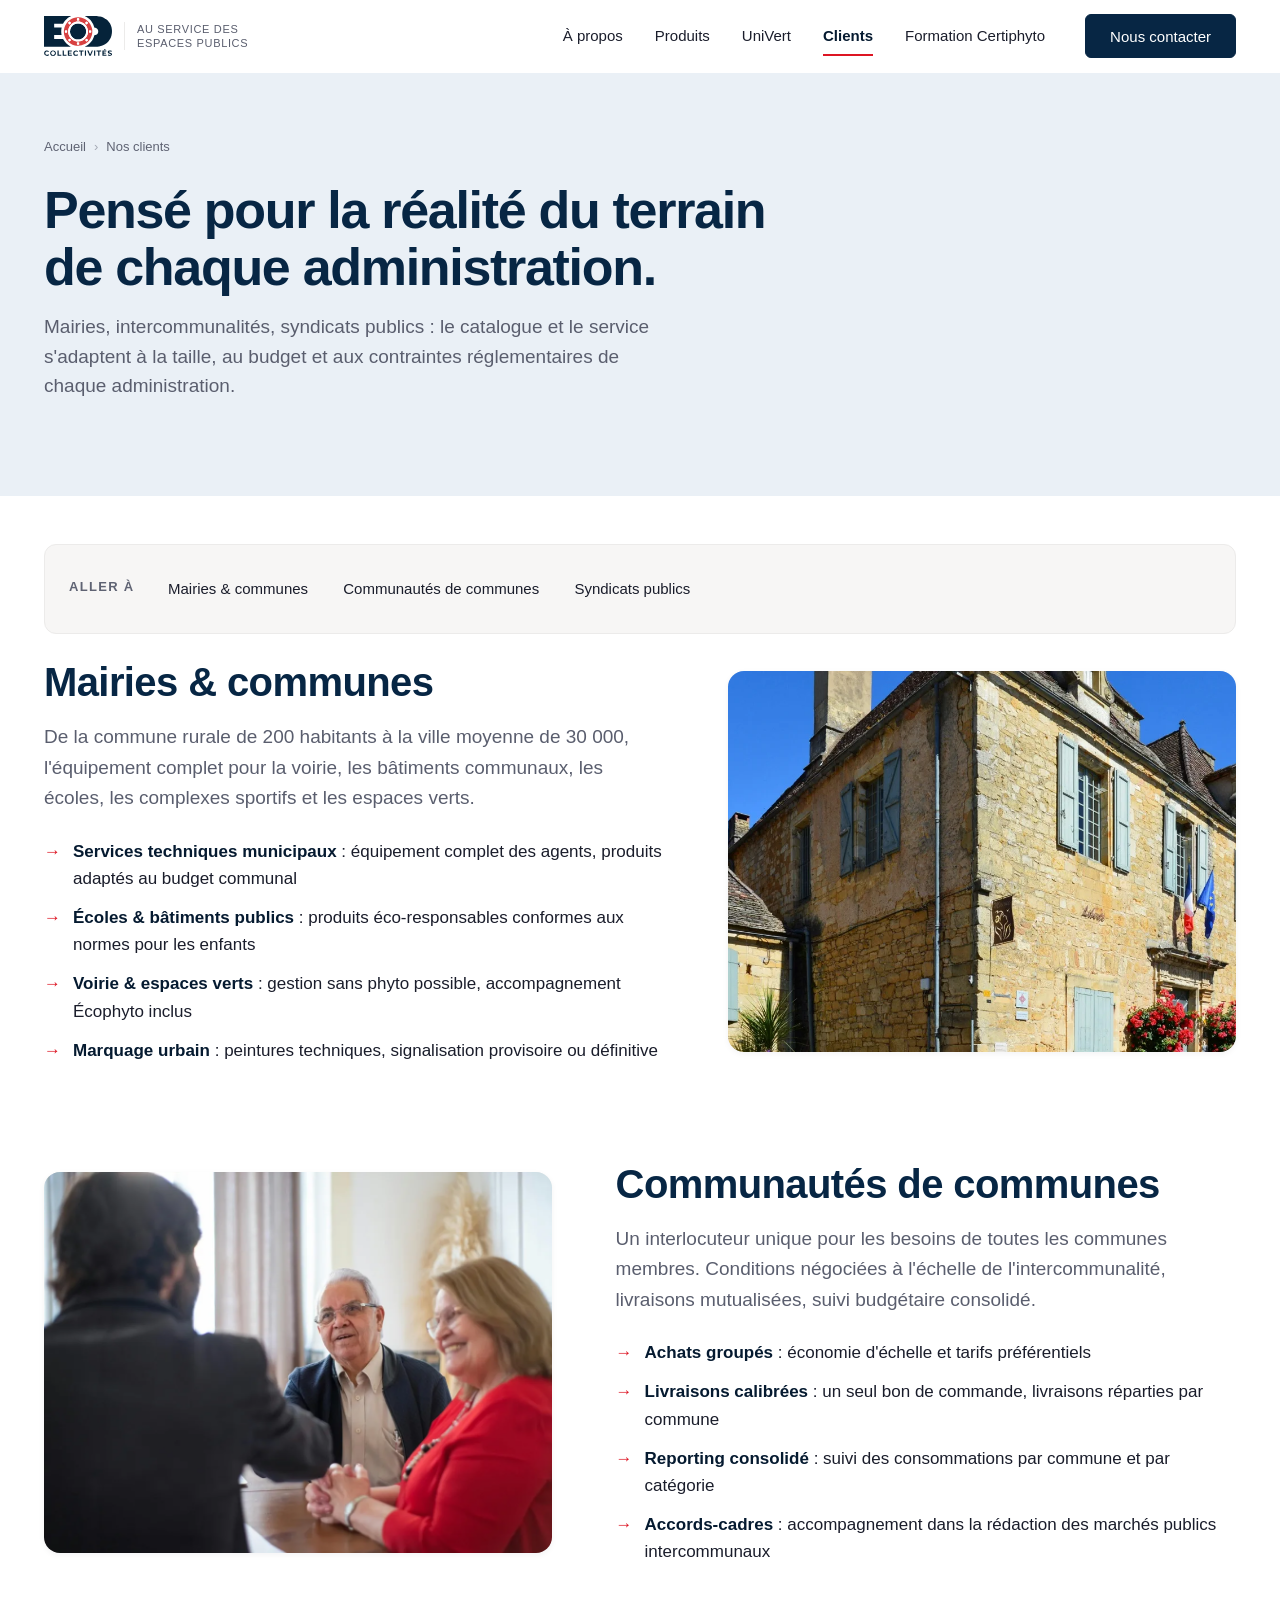
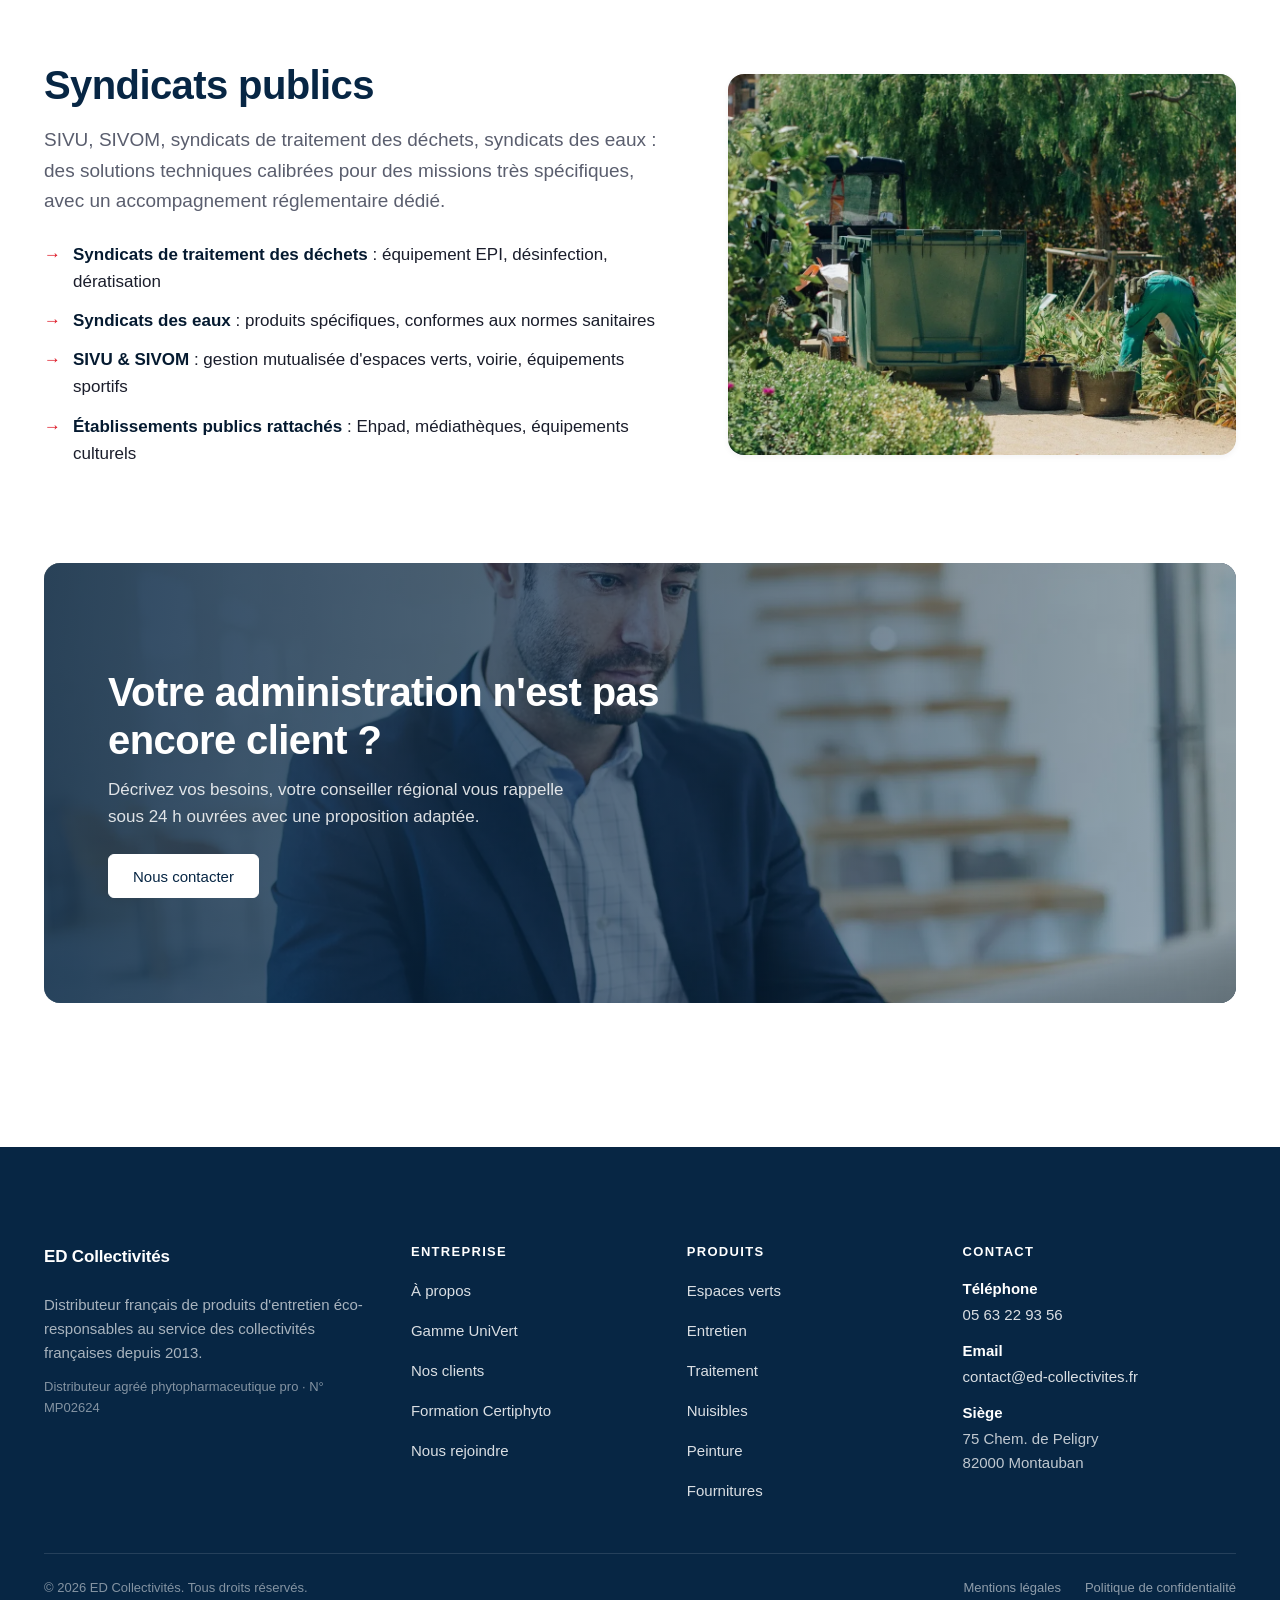
<file: nos-clients.html>
<!DOCTYPE html>
<html lang="fr">
<head>
  <meta charset="UTF-8">
  <meta name="viewport" content="width=device-width, initial-scale=1.0">

  <!-- Google Tag Manager -->
  <script>(function(w,d,s,l,i){w[l]=w[l]||[];w[l].push({'gtm.start':
  new Date().getTime(),event:'gtm.js'});var f=d.getElementsByTagName(s)[0],
  j=d.createElement(s),dl=l!='dataLayer'?'&l='+l:'';j.async=true;j.src=
  'https://www.googletagmanager.com/gtm.js?id='+i+dl;f.parentNode.insertBefore(j,f);
  })(window,document,'script','dataLayer','GTM-P2JBDBMF');</script>
  <!-- End Google Tag Manager -->
  <title>Mairies, communautés &amp; syndicats publics | ED Collectivités</title>
  <meta name="description" content="Plus de 10 ans à accompagner mairies, communautés de communes et syndicats publics dans l'entretien de leurs espaces. Un interlocuteur dédié par département.">

  <link rel="canonical" href="https://ed-collectivites.fr/nos-clients">
  <link rel="icon" href="/assets/img/favicon-edcollectivites.png" type="image/png">

  <meta property="og:type" content="website">
  <meta property="og:url" content="https://ed-collectivites.fr/nos-clients">
  <meta property="og:title" content="Mairies, communautés &amp; syndicats publics | ED Collectivités">
  <meta property="og:description" content="Plus de 10 ans à accompagner mairies, communautés de communes et syndicats publics. Un interlocuteur dédié par département.">
  <meta property="og:image" content="https://ed-collectivites.fr/assets/img/og-default.jpg">

  <link rel="stylesheet" href="/assets/css/styles.css?v=2">

  <script type="application/ld+json">
  {
    "@context": "https://schema.org",
    "@type": "BreadcrumbList",
    "itemListElement": [
      { "@type": "ListItem", "position": 1, "name": "Accueil", "item": "https://ed-collectivites.fr/" },
      { "@type": "ListItem", "position": 2, "name": "Nos clients", "item": "https://ed-collectivites.fr/nos-clients" }
    ]
  }
  </script>
</head>
<body>

  <!-- Google Tag Manager (noscript) -->
  <noscript><iframe src="https://www.googletagmanager.com/ns.html?id=GTM-P2JBDBMF"
  height="0" width="0" style="display:none;visibility:hidden"></iframe></noscript>
  <!-- End Google Tag Manager (noscript) -->

    <header class="site-header" data-header>
    <div class="container site-header__inner">
      <a href="/" class="brand" aria-label="ED Collectivités, accueil">
        <img src="/assets/img/logoedcollectivites.svg" alt="ED Collectivités" class="brand__logo" width="120" height="71">
        <span class="brand__tag"><span>Au service des</span><span>espaces publics</span></span>
      </a>

      <nav class="nav" aria-label="Navigation principale">
        <a href="/a-propos.html" class="nav__link">À propos</a>
        <a href="/nos-produits.html" class="nav__link">Produits</a>
        <a href="/univert.html" class="nav__link">UniVert</a>
        <a href="/nos-clients.html" class="nav__link" aria-current="page">Clients</a>
        <a href="/formations-certiphyto.html" class="nav__link">Formation Certiphyto</a>
      </nav>

      <div class="header-actions">
        <a href="/contact.html" class="btn btn--primary">Nous contacter</a>
        <button class="nav-toggle" data-nav-toggle aria-label="Ouvrir le menu" aria-expanded="false" aria-controls="primary-nav">
          <span class="nav-toggle__label">Menu</span>
          <svg width="22" height="22" viewBox="0 0 24 24" fill="none" stroke="currentColor" stroke-width="2" stroke-linecap="round">
            <line x1="3" y1="7" x2="21" y2="7"/>
            <line x1="3" y1="12" x2="21" y2="12"/>
            <line x1="3" y1="17" x2="21" y2="17"/>
          </svg>
        </button>
      </div>
    </div>
  </header>

  <!-- =================== MENU PLEIN ÉCRAN =================== -->
  <div class="menu-overlay" id="primary-nav" data-nav>
    <div class="menu-overlay__top">
      <a href="/" class="menu-overlay__brand">ED Collectivités</a>
      <button class="menu-overlay__close" data-nav-toggle aria-label="Fermer le menu">
        <span>Fermer</span>
        <svg width="20" height="20" viewBox="0 0 24 24" fill="none" stroke="currentColor" stroke-width="2" stroke-linecap="round">
          <line x1="6" y1="6" x2="18" y2="18"/>
          <line x1="18" y1="6" x2="6" y2="18"/>
        </svg>
      </button>
    </div>
    <div class="menu-overlay__body">
      <nav class="menu-overlay__nav" aria-label="Navigation principale">
        <a href="/a-propos.html" class="menu-overlay__link">À propos</a>
        <a href="/nos-produits.html" class="menu-overlay__link">Produits</a>
        <a href="/univert.html" class="menu-overlay__link">UniVert</a>
        <a href="/nos-clients.html" class="menu-overlay__link" aria-current="page">Clients</a>
        <a href="/formations-certiphyto.html" class="menu-overlay__link">Formation Certiphyto</a>
      </nav>
      <div class="menu-overlay__footer">
        <div class="menu-overlay__contact">
          <span>Tél. <a href="tel:+33563229356">05 63 22 93 56</a></span>
          <span><a href="mailto:contact@ed-collectivites.fr">contact@ed-collectivites.fr</a></span>
        </div>
        <a href="/contact.html" class="btn btn--primary">Nous contacter</a>
      </div>
    </div>
  </div>

  <main>
    <section class="page-header">
      <div class="container">
        <nav class="breadcrumb" aria-label="Fil d'Ariane">
          <a href="/">Accueil</a><span class="breadcrumb__sep">›</span><span>Nos clients</span>
        </nav>
        <div class="page-header__grid">
          <div class="page-header__text">
            <h1>Pensé pour la réalité du terrain de chaque administration.</h1>
            <p class="page-header__lead">
              Mairies, intercommunalités, syndicats publics : le catalogue et le service s'adaptent à la taille, au budget et aux contraintes réglementaires de chaque administration.
            </p>
          </div>
          </div>
      </div>
    </section>

    <section class="section--sm" id="mairies">
      <div class="container">
        <nav class="toc reveal" aria-label="Sommaire">
          <span class="toc__label">Aller à</span>
          <a href="#mairies">Mairies &amp; communes</a>
          <a href="#communautes">Communautés de communes</a>
          <a href="#syndicats">Syndicats publics</a>
        </nav>

        <div class="split reveal">
          <div>
            <h2>Mairies &amp; communes</h2>
            <p style="margin-top: var(--space-4); font-size: var(--fs-lg); color: var(--color-text-muted); line-height: 1.6;">
              De la commune rurale de 200 habitants à la ville moyenne de 30 000, l'équipement complet pour la voirie, les bâtiments communaux, les écoles, les complexes sportifs et les espaces verts.
            </p>
            <ul style="list-style: none; margin-top: var(--space-5); display: grid; gap: var(--space-3);">
              <li style="display: flex; gap: var(--space-3); align-items: flex-start;">
                <span style="color: var(--color-coral-500); font-weight: 700;">→</span>
                <span><strong style="color: var(--color-navy-900);">Services techniques municipaux</strong> : équipement complet des agents, produits adaptés au budget communal</span>
              </li>
              <li style="display: flex; gap: var(--space-3); align-items: flex-start;">
                <span style="color: var(--color-coral-500); font-weight: 700;">→</span>
                <span><strong style="color: var(--color-navy-900);">Écoles &amp; bâtiments publics</strong> : produits éco-responsables conformes aux normes pour les enfants</span>
              </li>
              <li style="display: flex; gap: var(--space-3); align-items: flex-start;">
                <span style="color: var(--color-coral-500); font-weight: 700;">→</span>
                <span><strong style="color: var(--color-navy-900);">Voirie &amp; espaces verts</strong> : gestion sans phyto possible, accompagnement Écophyto inclus</span>
              </li>
              <li style="display: flex; gap: var(--space-3); align-items: flex-start;">
                <span style="color: var(--color-coral-500); font-weight: 700;">→</span>
                <span><strong style="color: var(--color-navy-900);">Marquage urbain</strong> : peintures techniques, signalisation provisoire ou définitive</span>
              </li>
            </ul>
          </div>
          <div class="split__visual">
            <picture>
              <source srcset="/assets/img/client-mairie.webp" type="image/webp">
              <img src="/assets/img/client-mairie.jpg" alt="Mairie française cliente d'ED Collectivités" width="1200" height="675" loading="lazy" decoding="async">
            </picture>
          </div>
        </div>
      </div>
    </section>

    <section class="section--sm" id="communautes">
      <div class="container">
        <div class="split split--reverse reveal">
          <div>
            <h2>Communautés de communes</h2>
            <p style="margin-top: var(--space-4); font-size: var(--fs-lg); color: var(--color-text-muted); line-height: 1.6;">
              Un interlocuteur unique pour les besoins de toutes les communes membres. Conditions négociées à l'échelle de l'intercommunalité, livraisons mutualisées, suivi budgétaire consolidé.
            </p>
            <ul style="list-style: none; margin-top: var(--space-5); display: grid; gap: var(--space-3);">
              <li style="display: flex; gap: var(--space-3); align-items: flex-start;">
                <span style="color: var(--color-coral-500); font-weight: 700;">→</span>
                <span><strong style="color: var(--color-navy-900);">Achats groupés</strong> : économie d'échelle et tarifs préférentiels</span>
              </li>
              <li style="display: flex; gap: var(--space-3); align-items: flex-start;">
                <span style="color: var(--color-coral-500); font-weight: 700;">→</span>
                <span><strong style="color: var(--color-navy-900);">Livraisons calibrées</strong> : un seul bon de commande, livraisons réparties par commune</span>
              </li>
              <li style="display: flex; gap: var(--space-3); align-items: flex-start;">
                <span style="color: var(--color-coral-500); font-weight: 700;">→</span>
                <span><strong style="color: var(--color-navy-900);">Reporting consolidé</strong> : suivi des consommations par commune et par catégorie</span>
              </li>
              <li style="display: flex; gap: var(--space-3); align-items: flex-start;">
                <span style="color: var(--color-coral-500); font-weight: 700;">→</span>
                <span><strong style="color: var(--color-navy-900);">Accords-cadres</strong> : accompagnement dans la rédaction des marchés publics intercommunaux</span>
              </li>
            </ul>
          </div>
          <div class="split__visual">
            <picture>
              <source srcset="/assets/img/client-communautes.webp" type="image/webp">
              <img src="/assets/img/client-communautes.jpg" alt="Communauté de communes cliente d'ED Collectivités" width="1200" height="801" loading="lazy" decoding="async">
            </picture>
          </div>
        </div>
      </div>
    </section>

    <section class="section--sm" id="syndicats">
      <div class="container">
        <div class="split reveal">
          <div>
            <h2>Syndicats publics</h2>
            <p style="margin-top: var(--space-4); font-size: var(--fs-lg); color: var(--color-text-muted); line-height: 1.6;">
              SIVU, SIVOM, syndicats de traitement des déchets, syndicats des eaux : des solutions techniques calibrées pour des missions très spécifiques, avec un accompagnement réglementaire dédié.
            </p>
            <ul style="list-style: none; margin-top: var(--space-5); display: grid; gap: var(--space-3);">
              <li style="display: flex; gap: var(--space-3); align-items: flex-start;">
                <span style="color: var(--color-coral-500); font-weight: 700;">→</span>
                <span><strong style="color: var(--color-navy-900);">Syndicats de traitement des déchets</strong> : équipement EPI, désinfection, dératisation</span>
              </li>
              <li style="display: flex; gap: var(--space-3); align-items: flex-start;">
                <span style="color: var(--color-coral-500); font-weight: 700;">→</span>
                <span><strong style="color: var(--color-navy-900);">Syndicats des eaux</strong> : produits spécifiques, conformes aux normes sanitaires</span>
              </li>
              <li style="display: flex; gap: var(--space-3); align-items: flex-start;">
                <span style="color: var(--color-coral-500); font-weight: 700;">→</span>
                <span><strong style="color: var(--color-navy-900);">SIVU &amp; SIVOM</strong> : gestion mutualisée d'espaces verts, voirie, équipements sportifs</span>
              </li>
              <li style="display: flex; gap: var(--space-3); align-items: flex-start;">
                <span style="color: var(--color-coral-500); font-weight: 700;">→</span>
                <span><strong style="color: var(--color-navy-900);">Établissements publics rattachés</strong> : Ehpad, médiathèques, équipements culturels</span>
              </li>
            </ul>
          </div>
          <div class="split__visual">
            <picture>
              <source srcset="/assets/img/client-syndicats.webp" type="image/webp">
              <img src="/assets/img/client-syndicats.jpg" alt="Syndicat public client d'ED Collectivités" width="1200" height="800" loading="lazy" decoding="async">
            </picture>
          </div>
        </div>
      </div>
    </section>

    <section class="section section--sm">
      <div class="container">
        <div class="cta-band reveal">
          <div class="cta-band__bg" style="background-image: url('/assets/img/cta-bg.webp');"></div>
          <div class="cta-band__overlay"></div>
          <div class="cta-band__content">
            <h2>Votre administration n'est pas encore client ?</h2>
            <p>Décrivez vos besoins, votre conseiller régional vous rappelle sous 24 h ouvrées avec une proposition adaptée.</p>
                    <div class="cta-band__actions">
            <a href="/contact.html" class="btn btn--primary">Nous contacter</a>
          </div>
          </div>
        </div>
      </div>
    </section>
  </main>

  <footer class="site-footer">
    <div class="container">
      <div class="footer__grid">
        <div class="footer__intro">
          <a href="/" class="brand">
            <span class="brand__name">ED Collectivités</span>
          </a>
          <p>Distributeur français de produits d'entretien éco-responsables au service des collectivités françaises depuis 2013.</p>
          <p style="margin-top: var(--space-3); font-size: var(--fs-xs); color: rgba(255,255,255,0.5);">Distributeur agréé phytopharmaceutique pro · N° MP02624</p>
        </div>
        <div class="footer__col">
          <h5>Entreprise</h5>
          <ul>
            <li><a href="/a-propos.html">À propos</a></li>
            <li><a href="/univert.html">Gamme UniVert</a></li>
            <li><a href="/nos-clients.html">Nos clients</a></li>
            <li><a href="/formations-certiphyto.html">Formation Certiphyto</a></li>
            <li><a href="/a-propos.html#recrutement">Nous rejoindre</a></li>
          </ul>
        </div>
        <div class="footer__col">
          <h5>Produits</h5>
          <ul>
            <li><a href="/nos-produits.html#espaces-verts">Espaces verts</a></li>
            <li><a href="/nos-produits.html#entretien">Entretien</a></li>
            <li><a href="/nos-produits.html#traitement">Traitement</a></li>
            <li><a href="/nos-produits.html#nuisibles">Nuisibles</a></li>
            <li><a href="/nos-produits.html#peinture">Peinture</a></li>
            <li><a href="/nos-produits.html#fournitures">Fournitures</a></li>
          </ul>
        </div>
        <div class="footer__col">
          <h5>Contact</h5>
          <div class="footer__contact-item"><strong>Téléphone</strong><a href="tel:+33563229356">05 63 22 93 56</a></div>
          <div class="footer__contact-item"><strong>Email</strong><a href="mailto:contact@ed-collectivites.fr">contact@ed-collectivites.fr</a></div>
          <div class="footer__contact-item"><strong>Siège</strong>75 Chem. de Peligry<br>82000 Montauban</div>
        </div>
      </div>
      <div class="footer__bottom">
        <span>© <span data-year>2026</span> ED Collectivités. Tous droits réservés.</span>
        <ul>
          <li><a href="/mentions-legales.html">Mentions légales</a></li>
          <li><a href="/politique-confidentialite.html">Politique de confidentialité</a></li>
        </ul>
      </div>
    </div>
  </footer>

  <script src="/assets/js/main.js?v=2" defer></script>
</body>
</html>
</file>
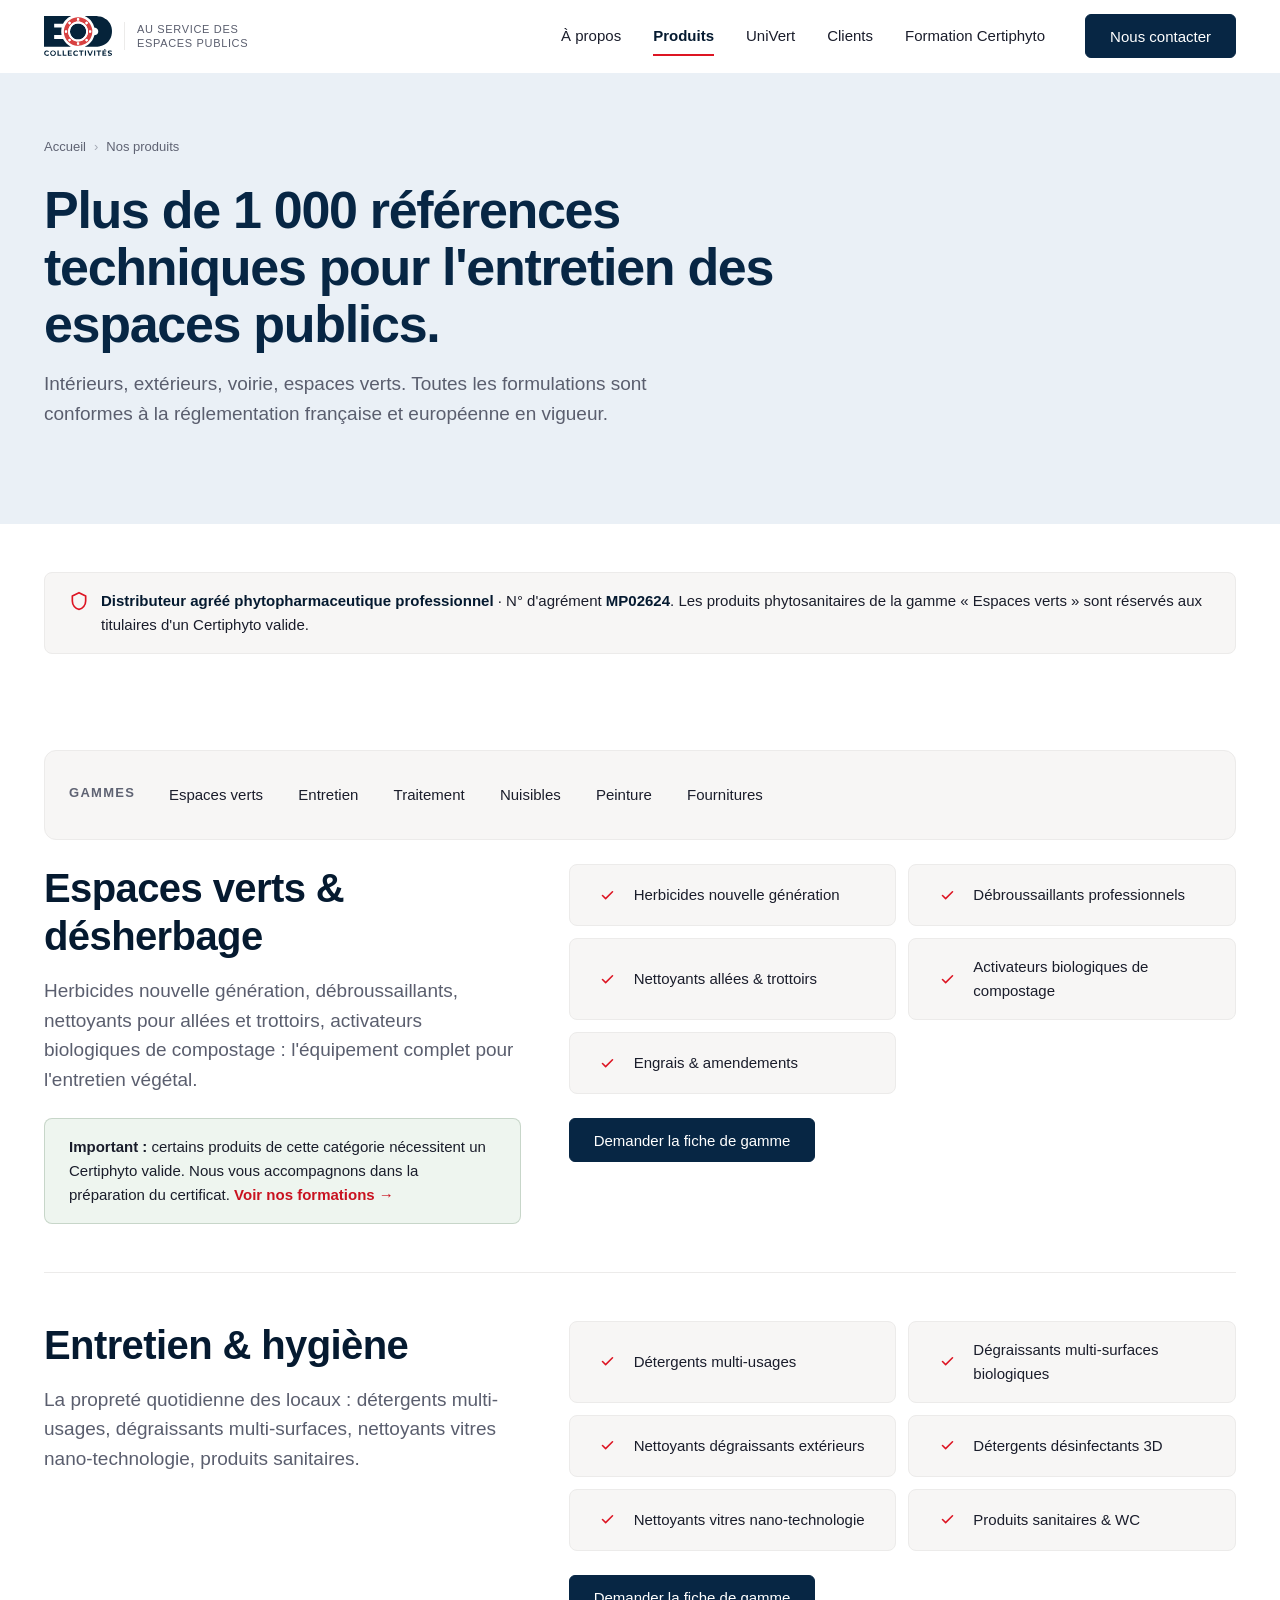
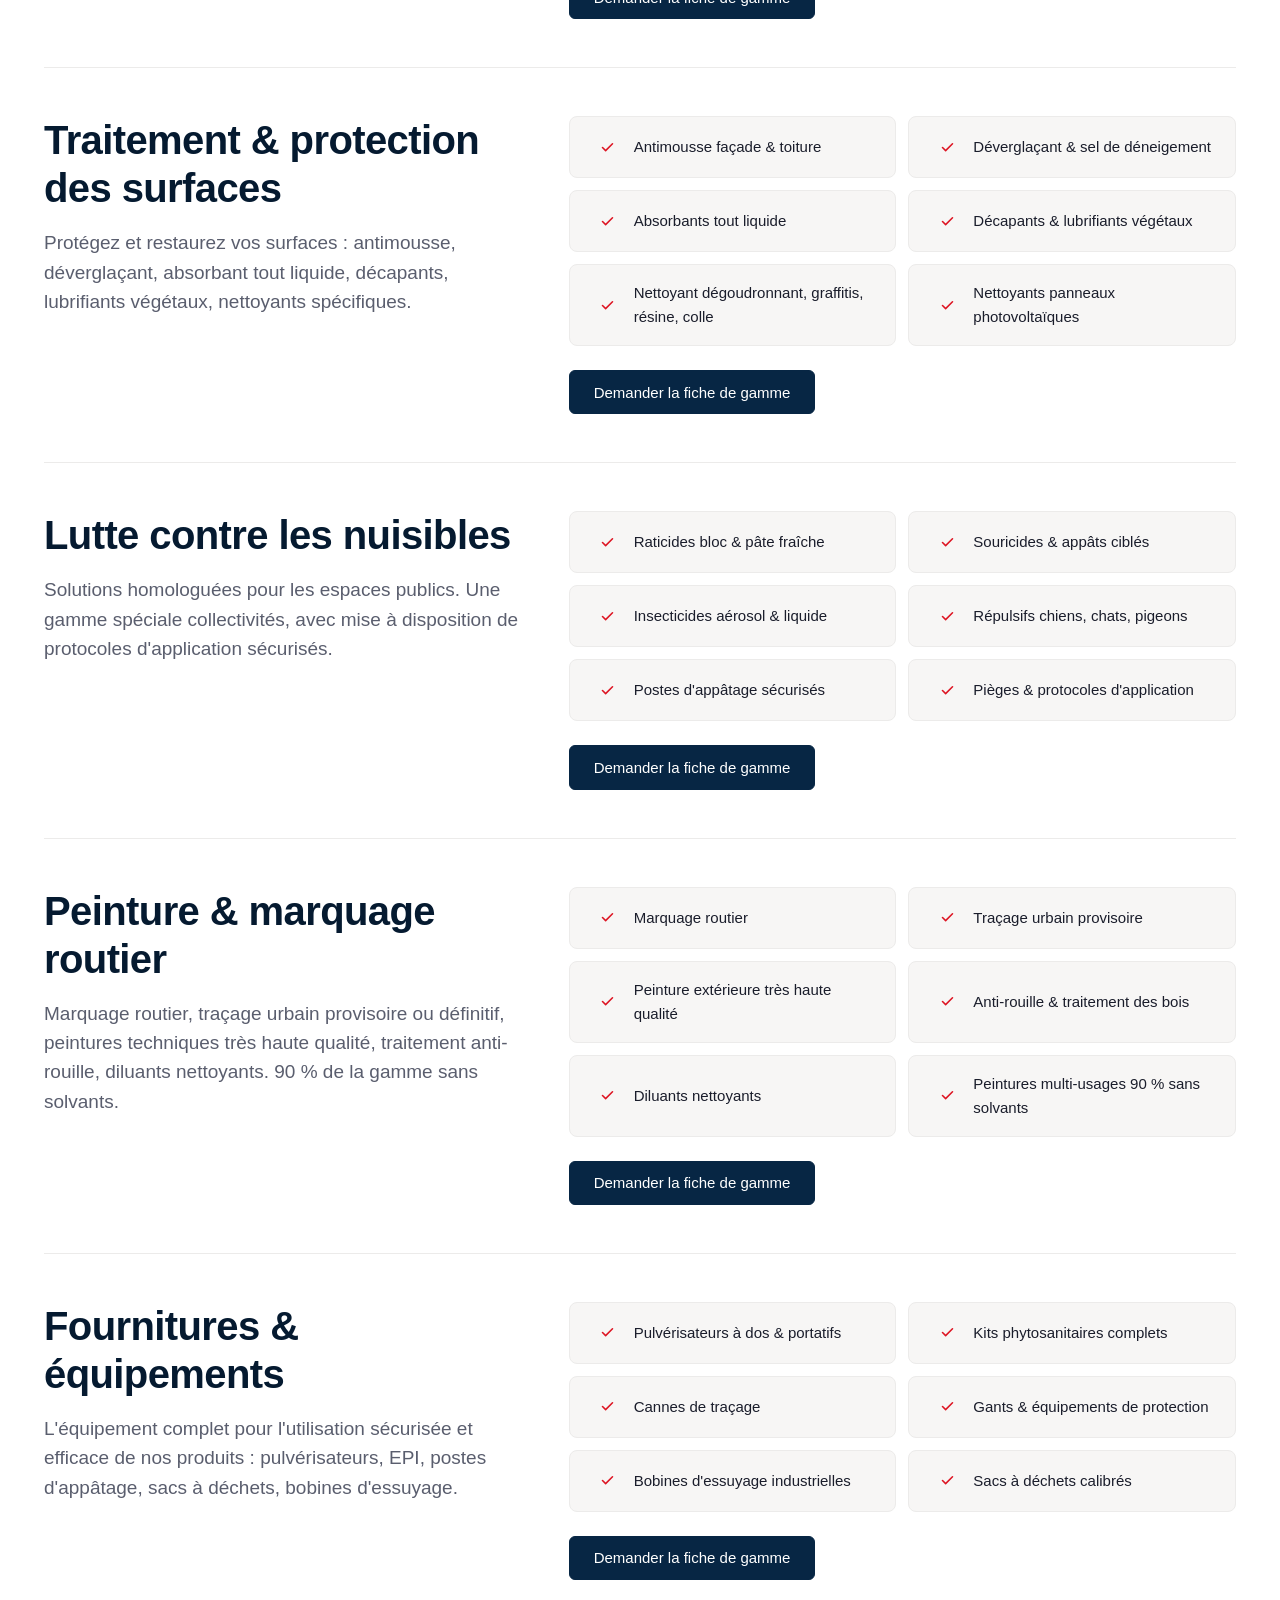
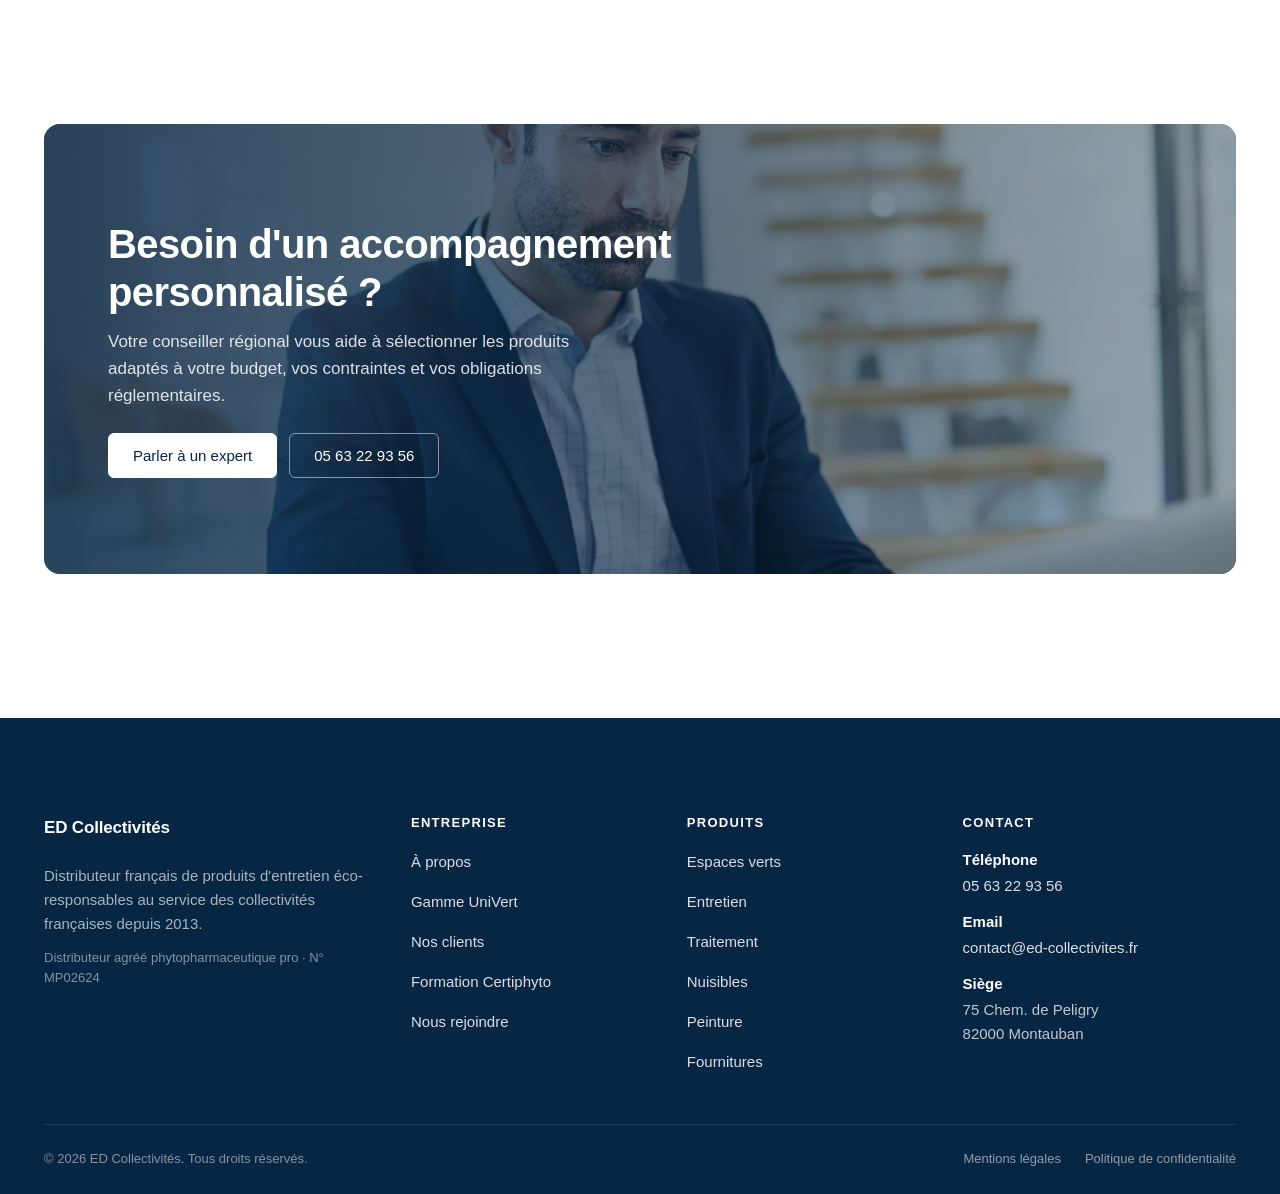
<file: nos-produits.html>
<!DOCTYPE html>
<html lang="fr">
<head>
  <meta charset="UTF-8">
  <meta name="viewport" content="width=device-width, initial-scale=1.0">

  <!-- Google Tag Manager -->
  <script>(function(w,d,s,l,i){w[l]=w[l]||[];w[l].push({'gtm.start':
  new Date().getTime(),event:'gtm.js'});var f=d.getElementsByTagName(s)[0],
  j=d.createElement(s),dl=l!='dataLayer'?'&l='+l:'';j.async=true;j.src=
  'https://www.googletagmanager.com/gtm.js?id='+i+dl;f.parentNode.insertBefore(j,f);
  })(window,document,'script','dataLayer','GTM-P2JBDBMF');</script>
  <!-- End Google Tag Manager -->
  <title>Produits d'entretien pour collectivités | ED Collectivités</title>
  <meta name="description" content="Catalogue de 1 000 références : espaces verts, entretien, traitement, nuisibles, peinture, fournitures. Produits éco-responsables pour mairies et EPCI.">

  <link rel="canonical" href="https://ed-collectivites.fr/nos-produits">
  <link rel="icon" href="/assets/img/favicon-edcollectivites.png" type="image/png">

  <meta property="og:type" content="website">
  <meta property="og:url" content="https://ed-collectivites.fr/nos-produits">
  <meta property="og:title" content="Produits d'entretien pour collectivités | ED Collectivités">
  <meta property="og:description" content="Plus de 1 000 références : espaces verts, entretien, traitement, nuisibles, peinture, fournitures. Éco-responsable.">
  <meta property="og:image" content="https://ed-collectivites.fr/assets/img/og-default.jpg">

  <link rel="stylesheet" href="/assets/css/styles.css?v=2">

  <script type="application/ld+json">
  {
    "@context": "https://schema.org",
    "@type": "BreadcrumbList",
    "itemListElement": [
      { "@type": "ListItem", "position": 1, "name": "Accueil", "item": "https://ed-collectivites.fr/" },
      { "@type": "ListItem", "position": 2, "name": "Nos produits", "item": "https://ed-collectivites.fr/nos-produits" }
    ]
  }
  </script>
</head>
<body>

  <!-- Google Tag Manager (noscript) -->
  <noscript><iframe src="https://www.googletagmanager.com/ns.html?id=GTM-P2JBDBMF"
  height="0" width="0" style="display:none;visibility:hidden"></iframe></noscript>
  <!-- End Google Tag Manager (noscript) -->

    <header class="site-header" data-header>
    <div class="container site-header__inner">
      <a href="/" class="brand" aria-label="ED Collectivités, accueil">
        <img src="/assets/img/logoedcollectivites.svg" alt="ED Collectivités" class="brand__logo" width="120" height="71">
        <span class="brand__tag"><span>Au service des</span><span>espaces publics</span></span>
      </a>

      <nav class="nav" aria-label="Navigation principale">
        <a href="/a-propos.html" class="nav__link">À propos</a>
        <a href="/nos-produits.html" class="nav__link" aria-current="page">Produits</a>
        <a href="/univert.html" class="nav__link">UniVert</a>
        <a href="/nos-clients.html" class="nav__link">Clients</a>
        <a href="/formations-certiphyto.html" class="nav__link">Formation Certiphyto</a>
      </nav>

      <div class="header-actions">
        <a href="/contact.html" class="btn btn--primary">Nous contacter</a>
        <button class="nav-toggle" data-nav-toggle aria-label="Ouvrir le menu" aria-expanded="false" aria-controls="primary-nav">
          <span class="nav-toggle__label">Menu</span>
          <svg width="22" height="22" viewBox="0 0 24 24" fill="none" stroke="currentColor" stroke-width="2" stroke-linecap="round">
            <line x1="3" y1="7" x2="21" y2="7"/>
            <line x1="3" y1="12" x2="21" y2="12"/>
            <line x1="3" y1="17" x2="21" y2="17"/>
          </svg>
        </button>
      </div>
    </div>
  </header>

  <!-- =================== MENU PLEIN ÉCRAN =================== -->
  <div class="menu-overlay" id="primary-nav" data-nav>
    <div class="menu-overlay__top">
      <a href="/" class="menu-overlay__brand">ED Collectivités</a>
      <button class="menu-overlay__close" data-nav-toggle aria-label="Fermer le menu">
        <span>Fermer</span>
        <svg width="20" height="20" viewBox="0 0 24 24" fill="none" stroke="currentColor" stroke-width="2" stroke-linecap="round">
          <line x1="6" y1="6" x2="18" y2="18"/>
          <line x1="18" y1="6" x2="6" y2="18"/>
        </svg>
      </button>
    </div>
    <div class="menu-overlay__body">
      <nav class="menu-overlay__nav" aria-label="Navigation principale">
        <a href="/a-propos.html" class="menu-overlay__link">À propos</a>
        <a href="/nos-produits.html" class="menu-overlay__link" aria-current="page">Produits</a>
        <a href="/univert.html" class="menu-overlay__link">UniVert</a>
        <a href="/nos-clients.html" class="menu-overlay__link">Clients</a>
        <a href="/formations-certiphyto.html" class="menu-overlay__link">Formation Certiphyto</a>
      </nav>
      <div class="menu-overlay__footer">
        <div class="menu-overlay__contact">
          <span>Tél. <a href="tel:+33563229356">05 63 22 93 56</a></span>
          <span><a href="mailto:contact@ed-collectivites.fr">contact@ed-collectivites.fr</a></span>
        </div>
        <a href="/contact.html" class="btn btn--primary">Nous contacter</a>
      </div>
    </div>
  </div>

  <main>
    <section class="page-header">
      <div class="container">
        <nav class="breadcrumb" aria-label="Fil d'Ariane">
          <a href="/">Accueil</a><span class="breadcrumb__sep">›</span><span>Nos produits</span>
        </nav>
        <div class="page-header__grid">
          <div class="page-header__text">
            <h1>Plus de 1 000 références techniques pour l'entretien des espaces publics.</h1>
            <p class="page-header__lead">
              Intérieurs, extérieurs, voirie, espaces verts. Toutes les formulations sont conformes à la réglementation française et européenne en vigueur.
            </p>
          </div>
          </div>
      </div>
    </section>

    <section class="section--sm">
      <div class="container">
        <div class="notice reveal">
          <div class="notice__icon">
            <svg width="20" height="20" viewBox="0 0 24 24" fill="none" stroke="currentColor" stroke-width="2" stroke-linecap="round" stroke-linejoin="round">
              <path d="M12 2L4 6v6c0 5 3.5 9.5 8 10 4.5-.5 8-5 8-10V6l-8-4Z"/>
            </svg>
          </div>
          <div>
            <strong>Distributeur agréé phytopharmaceutique professionnel</strong> · N° d'agrément <strong>MP02624</strong>. Les produits phytosanitaires de la gamme « Espaces verts » sont réservés aux titulaires d'un Certiphyto valide.
          </div>
        </div>
      </div>
    </section>

    <section class="section--sm">
      <div class="container">
        <nav class="toc reveal" aria-label="Sommaire des produits">
          <span class="toc__label">Gammes</span>
          <a href="#espaces-verts">Espaces verts</a>
          <a href="#entretien">Entretien</a>
          <a href="#traitement">Traitement</a>
          <a href="#nuisibles">Nuisibles</a>
          <a href="#peinture">Peinture</a>
          <a href="#fournitures">Fournitures</a>
        </nav>

        <article class="product-section" id="espaces-verts">
          <div class="product-section__grid reveal">
            <div class="product-section__head">
              <h2>Espaces verts &amp; désherbage</h2>
              <p class="product-section__intro">Herbicides nouvelle génération, débroussaillants, nettoyants pour allées et trottoirs, activateurs biologiques de compostage : l'équipement complet pour l'entretien végétal.</p>
              <div class="product-section__note">
                <strong>Important :</strong> certains produits de cette catégorie nécessitent un Certiphyto valide. Nous vous accompagnons dans la préparation du certificat. <a href="/formations-certiphyto.html" style="color: var(--color-coral-600); font-weight: 600;">Voir nos formations →</a>
              </div>
            </div>
            <div>
              <div class="product-section__families">
                <div class="family"><span class="family__icon"><svg width="15" height="15" viewBox="0 0 24 24" fill="none" stroke="currentColor" stroke-width="2.5" stroke-linecap="round" stroke-linejoin="round"><polyline points="20 6 9 17 4 12"/></svg></span> Herbicides nouvelle génération</div>
                <div class="family"><span class="family__icon"><svg width="15" height="15" viewBox="0 0 24 24" fill="none" stroke="currentColor" stroke-width="2.5" stroke-linecap="round" stroke-linejoin="round"><polyline points="20 6 9 17 4 12"/></svg></span> Débroussaillants professionnels</div>
                <div class="family"><span class="family__icon"><svg width="15" height="15" viewBox="0 0 24 24" fill="none" stroke="currentColor" stroke-width="2.5" stroke-linecap="round" stroke-linejoin="round"><polyline points="20 6 9 17 4 12"/></svg></span> Nettoyants allées &amp; trottoirs</div>
                <div class="family"><span class="family__icon"><svg width="15" height="15" viewBox="0 0 24 24" fill="none" stroke="currentColor" stroke-width="2.5" stroke-linecap="round" stroke-linejoin="round"><polyline points="20 6 9 17 4 12"/></svg></span> Activateurs biologiques de compostage</div>
                <div class="family"><span class="family__icon"><svg width="15" height="15" viewBox="0 0 24 24" fill="none" stroke="currentColor" stroke-width="2.5" stroke-linecap="round" stroke-linejoin="round"><polyline points="20 6 9 17 4 12"/></svg></span> Engrais &amp; amendements</div>
              </div>
              <a href="/contact.html?objet=devis-espaces-verts" class="btn btn--primary product-section__cta">Demander la fiche de gamme</a>
            </div>
          </div>
        </article>

        <article class="product-section" id="entretien">
          <div class="product-section__grid reveal">
            <div class="product-section__head">
              <h2>Entretien &amp; hygiène</h2>
              <p class="product-section__intro">La propreté quotidienne des locaux : détergents multi-usages, dégraissants multi-surfaces, nettoyants vitres nano-technologie, produits sanitaires.</p>
            </div>
            <div>
              <div class="product-section__families">
                <div class="family"><span class="family__icon"><svg width="15" height="15" viewBox="0 0 24 24" fill="none" stroke="currentColor" stroke-width="2.5" stroke-linecap="round" stroke-linejoin="round"><polyline points="20 6 9 17 4 12"/></svg></span> Détergents multi-usages</div>
                <div class="family"><span class="family__icon"><svg width="15" height="15" viewBox="0 0 24 24" fill="none" stroke="currentColor" stroke-width="2.5" stroke-linecap="round" stroke-linejoin="round"><polyline points="20 6 9 17 4 12"/></svg></span> Dégraissants multi-surfaces biologiques</div>
                <div class="family"><span class="family__icon"><svg width="15" height="15" viewBox="0 0 24 24" fill="none" stroke="currentColor" stroke-width="2.5" stroke-linecap="round" stroke-linejoin="round"><polyline points="20 6 9 17 4 12"/></svg></span> Nettoyants dégraissants extérieurs</div>
                <div class="family"><span class="family__icon"><svg width="15" height="15" viewBox="0 0 24 24" fill="none" stroke="currentColor" stroke-width="2.5" stroke-linecap="round" stroke-linejoin="round"><polyline points="20 6 9 17 4 12"/></svg></span> Détergents désinfectants 3D</div>
                <div class="family"><span class="family__icon"><svg width="15" height="15" viewBox="0 0 24 24" fill="none" stroke="currentColor" stroke-width="2.5" stroke-linecap="round" stroke-linejoin="round"><polyline points="20 6 9 17 4 12"/></svg></span> Nettoyants vitres nano-technologie</div>
                <div class="family"><span class="family__icon"><svg width="15" height="15" viewBox="0 0 24 24" fill="none" stroke="currentColor" stroke-width="2.5" stroke-linecap="round" stroke-linejoin="round"><polyline points="20 6 9 17 4 12"/></svg></span> Produits sanitaires &amp; WC</div>
              </div>
              <a href="/contact.html?objet=devis-entretien" class="btn btn--primary product-section__cta">Demander la fiche de gamme</a>
            </div>
          </div>
        </article>

        <article class="product-section" id="traitement">
          <div class="product-section__grid reveal">
            <div class="product-section__head">
              <h2>Traitement &amp; protection des surfaces</h2>
              <p class="product-section__intro">Protégez et restaurez vos surfaces : antimousse, déverglaçant, absorbant tout liquide, décapants, lubrifiants végétaux, nettoyants spécifiques.</p>
            </div>
            <div>
              <div class="product-section__families">
                <div class="family"><span class="family__icon"><svg width="15" height="15" viewBox="0 0 24 24" fill="none" stroke="currentColor" stroke-width="2.5" stroke-linecap="round" stroke-linejoin="round"><polyline points="20 6 9 17 4 12"/></svg></span> Antimousse façade &amp; toiture</div>
                <div class="family"><span class="family__icon"><svg width="15" height="15" viewBox="0 0 24 24" fill="none" stroke="currentColor" stroke-width="2.5" stroke-linecap="round" stroke-linejoin="round"><polyline points="20 6 9 17 4 12"/></svg></span> Déverglaçant &amp; sel de déneigement</div>
                <div class="family"><span class="family__icon"><svg width="15" height="15" viewBox="0 0 24 24" fill="none" stroke="currentColor" stroke-width="2.5" stroke-linecap="round" stroke-linejoin="round"><polyline points="20 6 9 17 4 12"/></svg></span> Absorbants tout liquide</div>
                <div class="family"><span class="family__icon"><svg width="15" height="15" viewBox="0 0 24 24" fill="none" stroke="currentColor" stroke-width="2.5" stroke-linecap="round" stroke-linejoin="round"><polyline points="20 6 9 17 4 12"/></svg></span> Décapants &amp; lubrifiants végétaux</div>
                <div class="family"><span class="family__icon"><svg width="15" height="15" viewBox="0 0 24 24" fill="none" stroke="currentColor" stroke-width="2.5" stroke-linecap="round" stroke-linejoin="round"><polyline points="20 6 9 17 4 12"/></svg></span> Nettoyant dégoudronnant, graffitis, résine, colle</div>
                <div class="family"><span class="family__icon"><svg width="15" height="15" viewBox="0 0 24 24" fill="none" stroke="currentColor" stroke-width="2.5" stroke-linecap="round" stroke-linejoin="round"><polyline points="20 6 9 17 4 12"/></svg></span> Nettoyants panneaux photovoltaïques</div>
              </div>
              <a href="/contact.html?objet=devis-traitement" class="btn btn--primary product-section__cta">Demander la fiche de gamme</a>
            </div>
          </div>
        </article>

        <article class="product-section" id="nuisibles">
          <div class="product-section__grid reveal">
            <div class="product-section__head">
              <h2>Lutte contre les nuisibles</h2>
              <p class="product-section__intro">Solutions homologuées pour les espaces publics. Une gamme spéciale collectivités, avec mise à disposition de protocoles d'application sécurisés.</p>
            </div>
            <div>
              <div class="product-section__families">
                <div class="family"><span class="family__icon"><svg width="15" height="15" viewBox="0 0 24 24" fill="none" stroke="currentColor" stroke-width="2.5" stroke-linecap="round" stroke-linejoin="round"><polyline points="20 6 9 17 4 12"/></svg></span> Raticides bloc &amp; pâte fraîche</div>
                <div class="family"><span class="family__icon"><svg width="15" height="15" viewBox="0 0 24 24" fill="none" stroke="currentColor" stroke-width="2.5" stroke-linecap="round" stroke-linejoin="round"><polyline points="20 6 9 17 4 12"/></svg></span> Souricides &amp; appâts ciblés</div>
                <div class="family"><span class="family__icon"><svg width="15" height="15" viewBox="0 0 24 24" fill="none" stroke="currentColor" stroke-width="2.5" stroke-linecap="round" stroke-linejoin="round"><polyline points="20 6 9 17 4 12"/></svg></span> Insecticides aérosol &amp; liquide</div>
                <div class="family"><span class="family__icon"><svg width="15" height="15" viewBox="0 0 24 24" fill="none" stroke="currentColor" stroke-width="2.5" stroke-linecap="round" stroke-linejoin="round"><polyline points="20 6 9 17 4 12"/></svg></span> Répulsifs chiens, chats, pigeons</div>
                <div class="family"><span class="family__icon"><svg width="15" height="15" viewBox="0 0 24 24" fill="none" stroke="currentColor" stroke-width="2.5" stroke-linecap="round" stroke-linejoin="round"><polyline points="20 6 9 17 4 12"/></svg></span> Postes d'appâtage sécurisés</div>
                <div class="family"><span class="family__icon"><svg width="15" height="15" viewBox="0 0 24 24" fill="none" stroke="currentColor" stroke-width="2.5" stroke-linecap="round" stroke-linejoin="round"><polyline points="20 6 9 17 4 12"/></svg></span> Pièges &amp; protocoles d'application</div>
              </div>
              <a href="/contact.html?objet=devis-nuisibles" class="btn btn--primary product-section__cta">Demander la fiche de gamme</a>
            </div>
          </div>
        </article>

        <article class="product-section" id="peinture">
          <div class="product-section__grid reveal">
            <div class="product-section__head">
              <h2>Peinture &amp; marquage routier</h2>
              <p class="product-section__intro">Marquage routier, traçage urbain provisoire ou définitif, peintures techniques très haute qualité, traitement anti-rouille, diluants nettoyants. 90 % de la gamme sans solvants.</p>
            </div>
            <div>
              <div class="product-section__families">
                <div class="family"><span class="family__icon"><svg width="15" height="15" viewBox="0 0 24 24" fill="none" stroke="currentColor" stroke-width="2.5" stroke-linecap="round" stroke-linejoin="round"><polyline points="20 6 9 17 4 12"/></svg></span> Marquage routier</div>
                <div class="family"><span class="family__icon"><svg width="15" height="15" viewBox="0 0 24 24" fill="none" stroke="currentColor" stroke-width="2.5" stroke-linecap="round" stroke-linejoin="round"><polyline points="20 6 9 17 4 12"/></svg></span> Traçage urbain provisoire</div>
                <div class="family"><span class="family__icon"><svg width="15" height="15" viewBox="0 0 24 24" fill="none" stroke="currentColor" stroke-width="2.5" stroke-linecap="round" stroke-linejoin="round"><polyline points="20 6 9 17 4 12"/></svg></span> Peinture extérieure très haute qualité</div>
                <div class="family"><span class="family__icon"><svg width="15" height="15" viewBox="0 0 24 24" fill="none" stroke="currentColor" stroke-width="2.5" stroke-linecap="round" stroke-linejoin="round"><polyline points="20 6 9 17 4 12"/></svg></span> Anti-rouille &amp; traitement des bois</div>
                <div class="family"><span class="family__icon"><svg width="15" height="15" viewBox="0 0 24 24" fill="none" stroke="currentColor" stroke-width="2.5" stroke-linecap="round" stroke-linejoin="round"><polyline points="20 6 9 17 4 12"/></svg></span> Diluants nettoyants</div>
                <div class="family"><span class="family__icon"><svg width="15" height="15" viewBox="0 0 24 24" fill="none" stroke="currentColor" stroke-width="2.5" stroke-linecap="round" stroke-linejoin="round"><polyline points="20 6 9 17 4 12"/></svg></span> Peintures multi-usages 90 % sans solvants</div>
              </div>
              <a href="/contact.html?objet=devis-peinture" class="btn btn--primary product-section__cta">Demander la fiche de gamme</a>
            </div>
          </div>
        </article>

        <article class="product-section" id="fournitures">
          <div class="product-section__grid reveal">
            <div class="product-section__head">
              <h2>Fournitures &amp; équipements</h2>
              <p class="product-section__intro">L'équipement complet pour l'utilisation sécurisée et efficace de nos produits : pulvérisateurs, EPI, postes d'appâtage, sacs à déchets, bobines d'essuyage.</p>
            </div>
            <div>
              <div class="product-section__families">
                <div class="family"><span class="family__icon"><svg width="15" height="15" viewBox="0 0 24 24" fill="none" stroke="currentColor" stroke-width="2.5" stroke-linecap="round" stroke-linejoin="round"><polyline points="20 6 9 17 4 12"/></svg></span> Pulvérisateurs à dos &amp; portatifs</div>
                <div class="family"><span class="family__icon"><svg width="15" height="15" viewBox="0 0 24 24" fill="none" stroke="currentColor" stroke-width="2.5" stroke-linecap="round" stroke-linejoin="round"><polyline points="20 6 9 17 4 12"/></svg></span> Kits phytosanitaires complets</div>
                <div class="family"><span class="family__icon"><svg width="15" height="15" viewBox="0 0 24 24" fill="none" stroke="currentColor" stroke-width="2.5" stroke-linecap="round" stroke-linejoin="round"><polyline points="20 6 9 17 4 12"/></svg></span> Cannes de traçage</div>
                <div class="family"><span class="family__icon"><svg width="15" height="15" viewBox="0 0 24 24" fill="none" stroke="currentColor" stroke-width="2.5" stroke-linecap="round" stroke-linejoin="round"><polyline points="20 6 9 17 4 12"/></svg></span> Gants &amp; équipements de protection</div>
                <div class="family"><span class="family__icon"><svg width="15" height="15" viewBox="0 0 24 24" fill="none" stroke="currentColor" stroke-width="2.5" stroke-linecap="round" stroke-linejoin="round"><polyline points="20 6 9 17 4 12"/></svg></span> Bobines d'essuyage industrielles</div>
                <div class="family"><span class="family__icon"><svg width="15" height="15" viewBox="0 0 24 24" fill="none" stroke="currentColor" stroke-width="2.5" stroke-linecap="round" stroke-linejoin="round"><polyline points="20 6 9 17 4 12"/></svg></span> Sacs à déchets calibrés</div>
              </div>
              <a href="/contact.html?objet=devis-fournitures" class="btn btn--primary product-section__cta">Demander la fiche de gamme</a>
            </div>
          </div>
        </article>
      </div>
    </section>

    <section class="section section--sm">
      <div class="container">
        <div class="cta-band reveal">
          <div class="cta-band__bg" style="background-image: url('/assets/img/cta-bg.webp');"></div>
          <div class="cta-band__overlay"></div>
          <div class="cta-band__content">
            <h2>Besoin d'un accompagnement personnalisé ?</h2>
            <p>Votre conseiller régional vous aide à sélectionner les produits adaptés à votre budget, vos contraintes et vos obligations réglementaires.</p>
                    <div class="cta-band__actions">
            <a href="/contact.html" class="btn btn--primary">Parler à un expert</a>
            <a href="tel:+33563229356" class="btn btn--secondary">05 63 22 93 56</a>
          </div>
          </div>
        </div>
      </div>
    </section>
  </main>

  <footer class="site-footer">
    <div class="container">
      <div class="footer__grid">
        <div class="footer__intro">
          <a href="/" class="brand">
            <span class="brand__name">ED Collectivités</span>
          </a>
          <p>Distributeur français de produits d'entretien éco-responsables au service des collectivités françaises depuis 2013.</p>
          <p style="margin-top: var(--space-3); font-size: var(--fs-xs); color: rgba(255,255,255,0.5);">Distributeur agréé phytopharmaceutique pro · N° MP02624</p>
        </div>
        <div class="footer__col">
          <h5>Entreprise</h5>
          <ul>
            <li><a href="/a-propos.html">À propos</a></li>
            <li><a href="/univert.html">Gamme UniVert</a></li>
            <li><a href="/nos-clients.html">Nos clients</a></li>
            <li><a href="/formations-certiphyto.html">Formation Certiphyto</a></li>
            <li><a href="/a-propos.html#recrutement">Nous rejoindre</a></li>
          </ul>
        </div>
        <div class="footer__col">
          <h5>Produits</h5>
          <ul>
            <li><a href="/nos-produits.html#espaces-verts">Espaces verts</a></li>
            <li><a href="/nos-produits.html#entretien">Entretien</a></li>
            <li><a href="/nos-produits.html#traitement">Traitement</a></li>
            <li><a href="/nos-produits.html#nuisibles">Nuisibles</a></li>
            <li><a href="/nos-produits.html#peinture">Peinture</a></li>
            <li><a href="/nos-produits.html#fournitures">Fournitures</a></li>
          </ul>
        </div>
        <div class="footer__col">
          <h5>Contact</h5>
          <div class="footer__contact-item"><strong>Téléphone</strong><a href="tel:+33563229356">05 63 22 93 56</a></div>
          <div class="footer__contact-item"><strong>Email</strong><a href="mailto:contact@ed-collectivites.fr">contact@ed-collectivites.fr</a></div>
          <div class="footer__contact-item"><strong>Siège</strong>75 Chem. de Peligry<br>82000 Montauban</div>
        </div>
      </div>
      <div class="footer__bottom">
        <span>© <span data-year>2026</span> ED Collectivités. Tous droits réservés.</span>
        <ul>
          <li><a href="/mentions-legales.html">Mentions légales</a></li>
          <li><a href="/politique-confidentialite.html">Politique de confidentialité</a></li>
        </ul>
      </div>
    </div>
  </footer>

  <script src="/assets/js/main.js?v=2" defer></script>
</body>
</html>
</file>
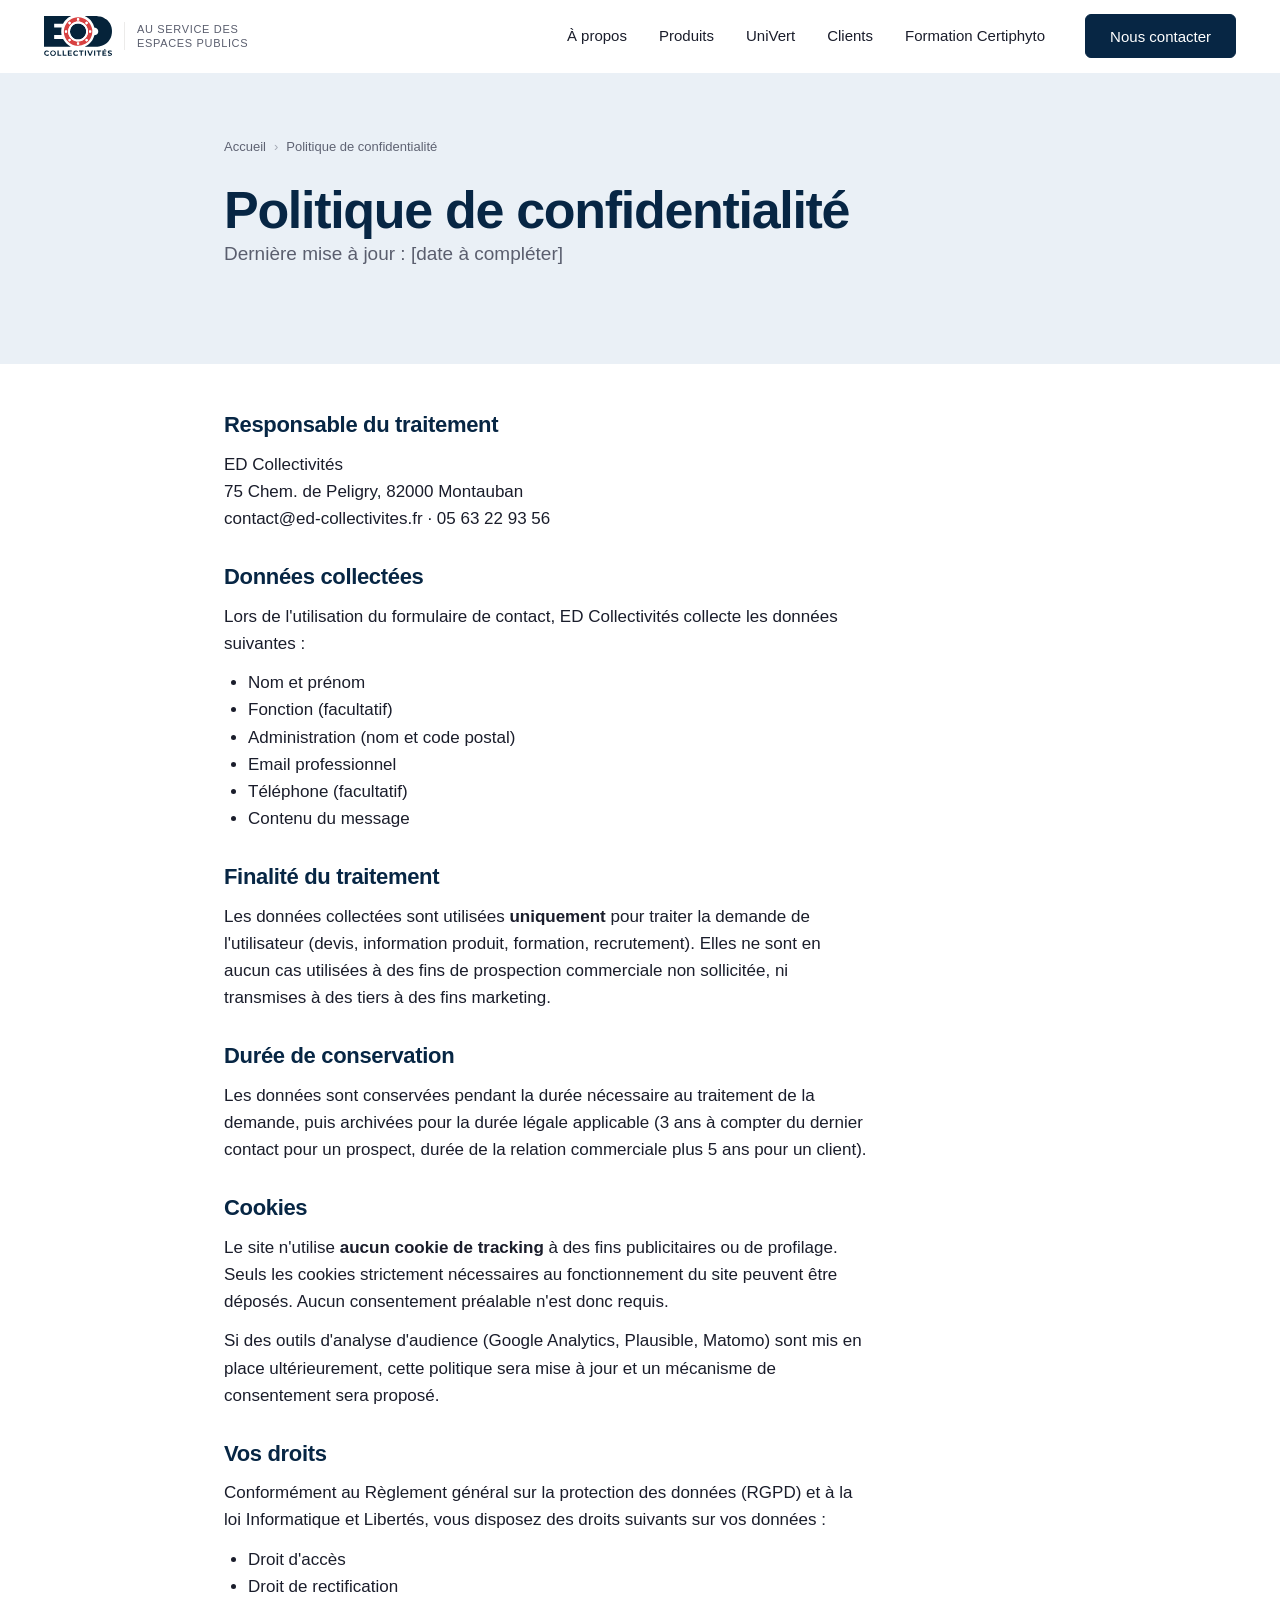
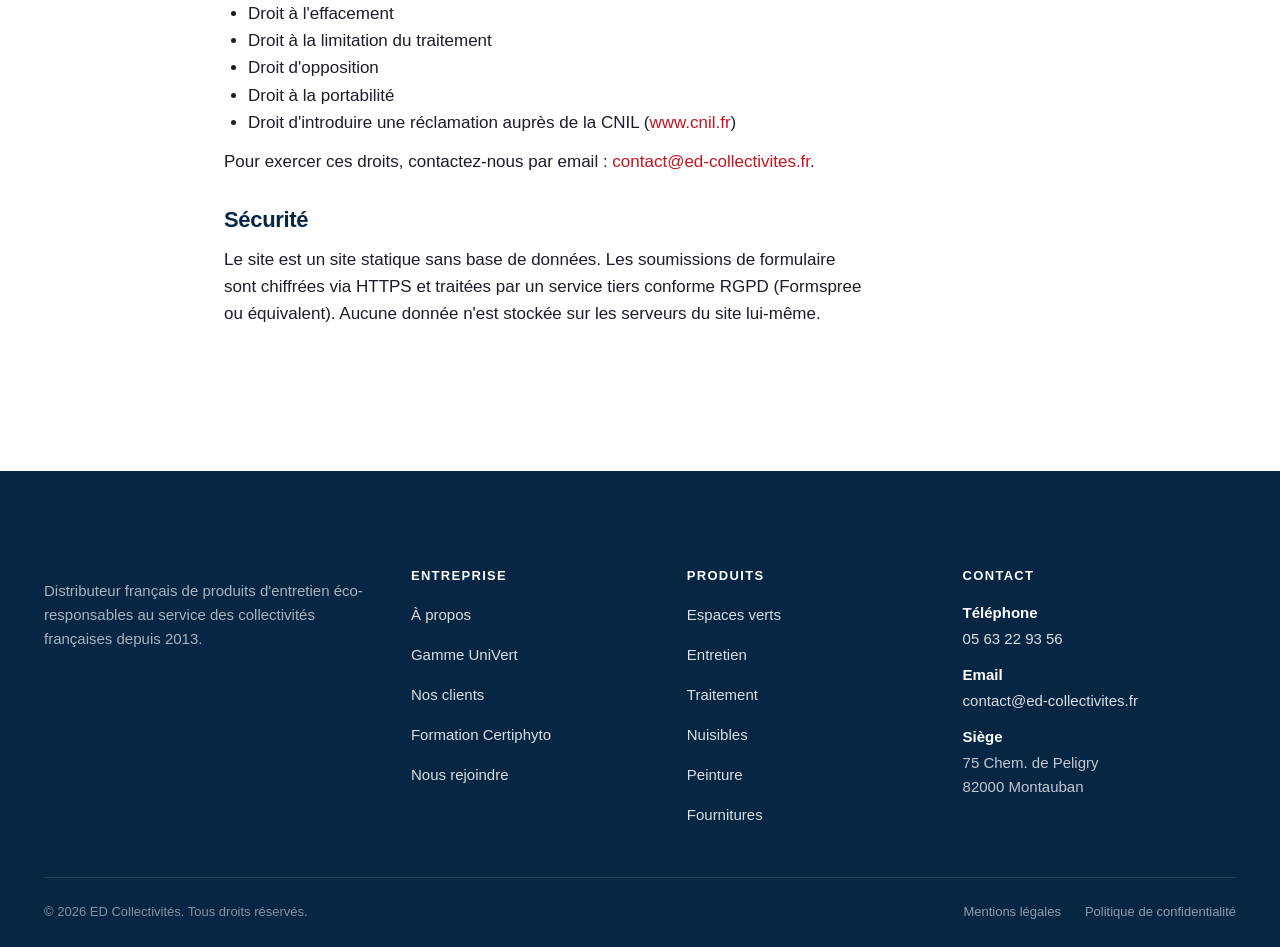
<file: politique-confidentialite.html>
<!DOCTYPE html>
<html lang="fr">
<head>
  <meta charset="UTF-8">
  <meta name="viewport" content="width=device-width, initial-scale=1.0">

  <!-- Google Tag Manager -->
  <script>(function(w,d,s,l,i){w[l]=w[l]||[];w[l].push({'gtm.start':
  new Date().getTime(),event:'gtm.js'});var f=d.getElementsByTagName(s)[0],
  j=d.createElement(s),dl=l!='dataLayer'?'&l='+l:'';j.async=true;j.src=
  'https://www.googletagmanager.com/gtm.js?id='+i+dl;f.parentNode.insertBefore(j,f);
  })(window,document,'script','dataLayer','GTM-P2JBDBMF');</script>
  <!-- End Google Tag Manager -->
  <title>Politique de confidentialité | ED Collectivités</title>
  <meta name="description" content="Politique de confidentialité du site ed-collectivites.fr : traitement des données personnelles, RGPD, cookies.">
  <meta name="robots" content="noindex, follow">
  <link rel="canonical" href="https://ed-collectivites.fr/politique-confidentialite">
  <link rel="icon" href="/assets/img/favicon-edcollectivites.png" type="image/png">
  <link rel="stylesheet" href="/assets/css/styles.css?v=2">
</head>
<body>

  <!-- Google Tag Manager (noscript) -->
  <noscript><iframe src="https://www.googletagmanager.com/ns.html?id=GTM-P2JBDBMF"
  height="0" width="0" style="display:none;visibility:hidden"></iframe></noscript>
  <!-- End Google Tag Manager (noscript) -->
    <header class="site-header" data-header>
    <div class="container site-header__inner">
      <a href="/" class="brand" aria-label="ED Collectivités, accueil">
        <img src="/assets/img/logoedcollectivites.svg" alt="ED Collectivités" class="brand__logo" width="120" height="71">
        <span class="brand__tag"><span>Au service des</span><span>espaces publics</span></span>
      </a>

      <nav class="nav" aria-label="Navigation principale">
        <a href="/a-propos.html" class="nav__link">À propos</a>
        <a href="/nos-produits.html" class="nav__link">Produits</a>
        <a href="/univert.html" class="nav__link">UniVert</a>
        <a href="/nos-clients.html" class="nav__link">Clients</a>
        <a href="/formations-certiphyto.html" class="nav__link">Formation Certiphyto</a>
      </nav>

      <div class="header-actions">
        <a href="/contact.html" class="btn btn--primary">Nous contacter</a>
        <button class="nav-toggle" data-nav-toggle aria-label="Ouvrir le menu" aria-expanded="false" aria-controls="primary-nav">
          <span class="nav-toggle__label">Menu</span>
          <svg width="22" height="22" viewBox="0 0 24 24" fill="none" stroke="currentColor" stroke-width="2" stroke-linecap="round">
            <line x1="3" y1="7" x2="21" y2="7"/>
            <line x1="3" y1="12" x2="21" y2="12"/>
            <line x1="3" y1="17" x2="21" y2="17"/>
          </svg>
        </button>
      </div>
    </div>
  </header>

  <!-- =================== MENU PLEIN ÉCRAN =================== -->
  <div class="menu-overlay" id="primary-nav" data-nav>
    <div class="menu-overlay__top">
      <a href="/" class="menu-overlay__brand">ED Collectivités</a>
      <button class="menu-overlay__close" data-nav-toggle aria-label="Fermer le menu">
        <span>Fermer</span>
        <svg width="20" height="20" viewBox="0 0 24 24" fill="none" stroke="currentColor" stroke-width="2" stroke-linecap="round">
          <line x1="6" y1="6" x2="18" y2="18"/>
          <line x1="18" y1="6" x2="6" y2="18"/>
        </svg>
      </button>
    </div>
    <div class="menu-overlay__body">
      <nav class="menu-overlay__nav" aria-label="Navigation principale">
        <a href="/a-propos.html" class="menu-overlay__link">À propos</a>
        <a href="/nos-produits.html" class="menu-overlay__link">Produits</a>
        <a href="/univert.html" class="menu-overlay__link">UniVert</a>
        <a href="/nos-clients.html" class="menu-overlay__link">Clients</a>
        <a href="/formations-certiphyto.html" class="menu-overlay__link">Formation Certiphyto</a>
      </nav>
      <div class="menu-overlay__footer">
        <div class="menu-overlay__contact">
          <span>Tél. <a href="tel:+33563229356">05 63 22 93 56</a></span>
          <span><a href="mailto:contact@ed-collectivites.fr">contact@ed-collectivites.fr</a></span>
        </div>
        <a href="/contact.html" class="btn btn--primary">Nous contacter</a>
      </div>
    </div>
  </div>

  <main>
    <section class="page-header">
      <div class="container container--narrow">
        <nav class="breadcrumb" aria-label="Fil d'Ariane">
          <a href="/">Accueil</a><span class="breadcrumb__sep">›</span><span>Politique de confidentialité</span>
        </nav>
        <h1>Politique de confidentialité</h1>
        <p class="page-header__lead">Dernière mise à jour : [date à compléter]</p>
      </div>
    </section>

    <section class="section--sm">
      <div class="container container--narrow" style="display: grid; gap: var(--space-6);">

        <article>
          <h2 style="font-size: var(--fs-xl); margin-bottom: var(--space-3);">Responsable du traitement</h2>
          <p>ED Collectivités<br>75 Chem. de Peligry, 82000 Montauban<br>contact@ed-collectivites.fr · 05 63 22 93 56</p>
        </article>

        <article>
          <h2 style="font-size: var(--fs-xl); margin-bottom: var(--space-3);">Données collectées</h2>
          <p>Lors de l'utilisation du formulaire de contact, ED Collectivités collecte les données suivantes :</p>
          <ul style="margin-top: var(--space-3); padding-left: var(--space-5);">
            <li>Nom et prénom</li>
            <li>Fonction (facultatif)</li>
            <li>Administration (nom et code postal)</li>
            <li>Email professionnel</li>
            <li>Téléphone (facultatif)</li>
            <li>Contenu du message</li>
          </ul>
        </article>

        <article>
          <h2 style="font-size: var(--fs-xl); margin-bottom: var(--space-3);">Finalité du traitement</h2>
          <p>Les données collectées sont utilisées <strong>uniquement</strong> pour traiter la demande de l'utilisateur (devis, information produit, formation, recrutement). Elles ne sont en aucun cas utilisées à des fins de prospection commerciale non sollicitée, ni transmises à des tiers à des fins marketing.</p>
        </article>

        <article>
          <h2 style="font-size: var(--fs-xl); margin-bottom: var(--space-3);">Durée de conservation</h2>
          <p>Les données sont conservées pendant la durée nécessaire au traitement de la demande, puis archivées pour la durée légale applicable (3 ans à compter du dernier contact pour un prospect, durée de la relation commerciale plus 5 ans pour un client).</p>
        </article>

        <article>
          <h2 style="font-size: var(--fs-xl); margin-bottom: var(--space-3);">Cookies</h2>
          <p>Le site n'utilise <strong>aucun cookie de tracking</strong> à des fins publicitaires ou de profilage. Seuls les cookies strictement nécessaires au fonctionnement du site peuvent être déposés. Aucun consentement préalable n'est donc requis.</p>
          <p style="margin-top: var(--space-3);">Si des outils d'analyse d'audience (Google Analytics, Plausible, Matomo) sont mis en place ultérieurement, cette politique sera mise à jour et un mécanisme de consentement sera proposé.</p>
        </article>

        <article>
          <h2 style="font-size: var(--fs-xl); margin-bottom: var(--space-3);">Vos droits</h2>
          <p>Conformément au Règlement général sur la protection des données (RGPD) et à la loi Informatique et Libertés, vous disposez des droits suivants sur vos données :</p>
          <ul style="margin-top: var(--space-3); padding-left: var(--space-5);">
            <li>Droit d'accès</li>
            <li>Droit de rectification</li>
            <li>Droit à l'effacement</li>
            <li>Droit à la limitation du traitement</li>
            <li>Droit d'opposition</li>
            <li>Droit à la portabilité</li>
            <li>Droit d'introduire une réclamation auprès de la CNIL (<a href="https://www.cnil.fr" style="color: var(--color-coral-600);">www.cnil.fr</a>)</li>
          </ul>
          <p style="margin-top: var(--space-3);">Pour exercer ces droits, contactez-nous par email : <a href="mailto:contact@ed-collectivites.fr" style="color: var(--color-coral-600);">contact@ed-collectivites.fr</a>.</p>
        </article>

        <article>
          <h2 style="font-size: var(--fs-xl); margin-bottom: var(--space-3);">Sécurité</h2>
          <p>Le site est un site statique sans base de données. Les soumissions de formulaire sont chiffrées via HTTPS et traitées par un service tiers conforme RGPD (Formspree ou équivalent). Aucune donnée n'est stockée sur les serveurs du site lui-même.</p>
        </article>

      </div>
    </section>
  </main>

  <footer class="site-footer">
    <div class="container">
      <div class="footer__grid">
        <div class="footer__intro">
          <p>Distributeur français de produits d'entretien éco-responsables au service des collectivités françaises depuis 2013.</p>
        </div>
        <div class="footer__col"><h5>Entreprise</h5><ul><li><a href="/a-propos.html">À propos</a></li>
            <li><a href="/univert.html">Gamme UniVert</a></li><li><a href="/nos-clients.html">Nos clients</a></li><li><a href="/formations-certiphyto.html">Formation Certiphyto</a></li><li><a href="/a-propos.html#recrutement">Nous rejoindre</a></li></ul></div>
        <div class="footer__col"><h5>Produits</h5><ul><li><a href="/nos-produits.html#espaces-verts">Espaces verts</a></li><li><a href="/nos-produits.html#entretien">Entretien</a></li><li><a href="/nos-produits.html#traitement">Traitement</a></li><li><a href="/nos-produits.html#nuisibles">Nuisibles</a></li><li><a href="/nos-produits.html#peinture">Peinture</a></li><li><a href="/nos-produits.html#fournitures">Fournitures</a></li></ul></div>
        <div class="footer__col"><h5>Contact</h5><div class="footer__contact-item"><strong>Téléphone</strong><a href="tel:+33563229356">05 63 22 93 56</a></div><div class="footer__contact-item"><strong>Email</strong><a href="mailto:contact@ed-collectivites.fr">contact@ed-collectivites.fr</a></div><div class="footer__contact-item"><strong>Siège</strong>75 Chem. de Peligry<br>82000 Montauban</div></div>
      </div>
      <div class="footer__bottom"><span>© <span data-year>2026</span> ED Collectivités. Tous droits réservés.</span><ul><li><a href="/mentions-legales.html">Mentions légales</a></li><li><a href="/politique-confidentialite.html">Politique de confidentialité</a></li></ul></div>
    </div>
  </footer>

  <script src="/assets/js/main.js?v=2" defer></script>
</body>
</html>
</file>
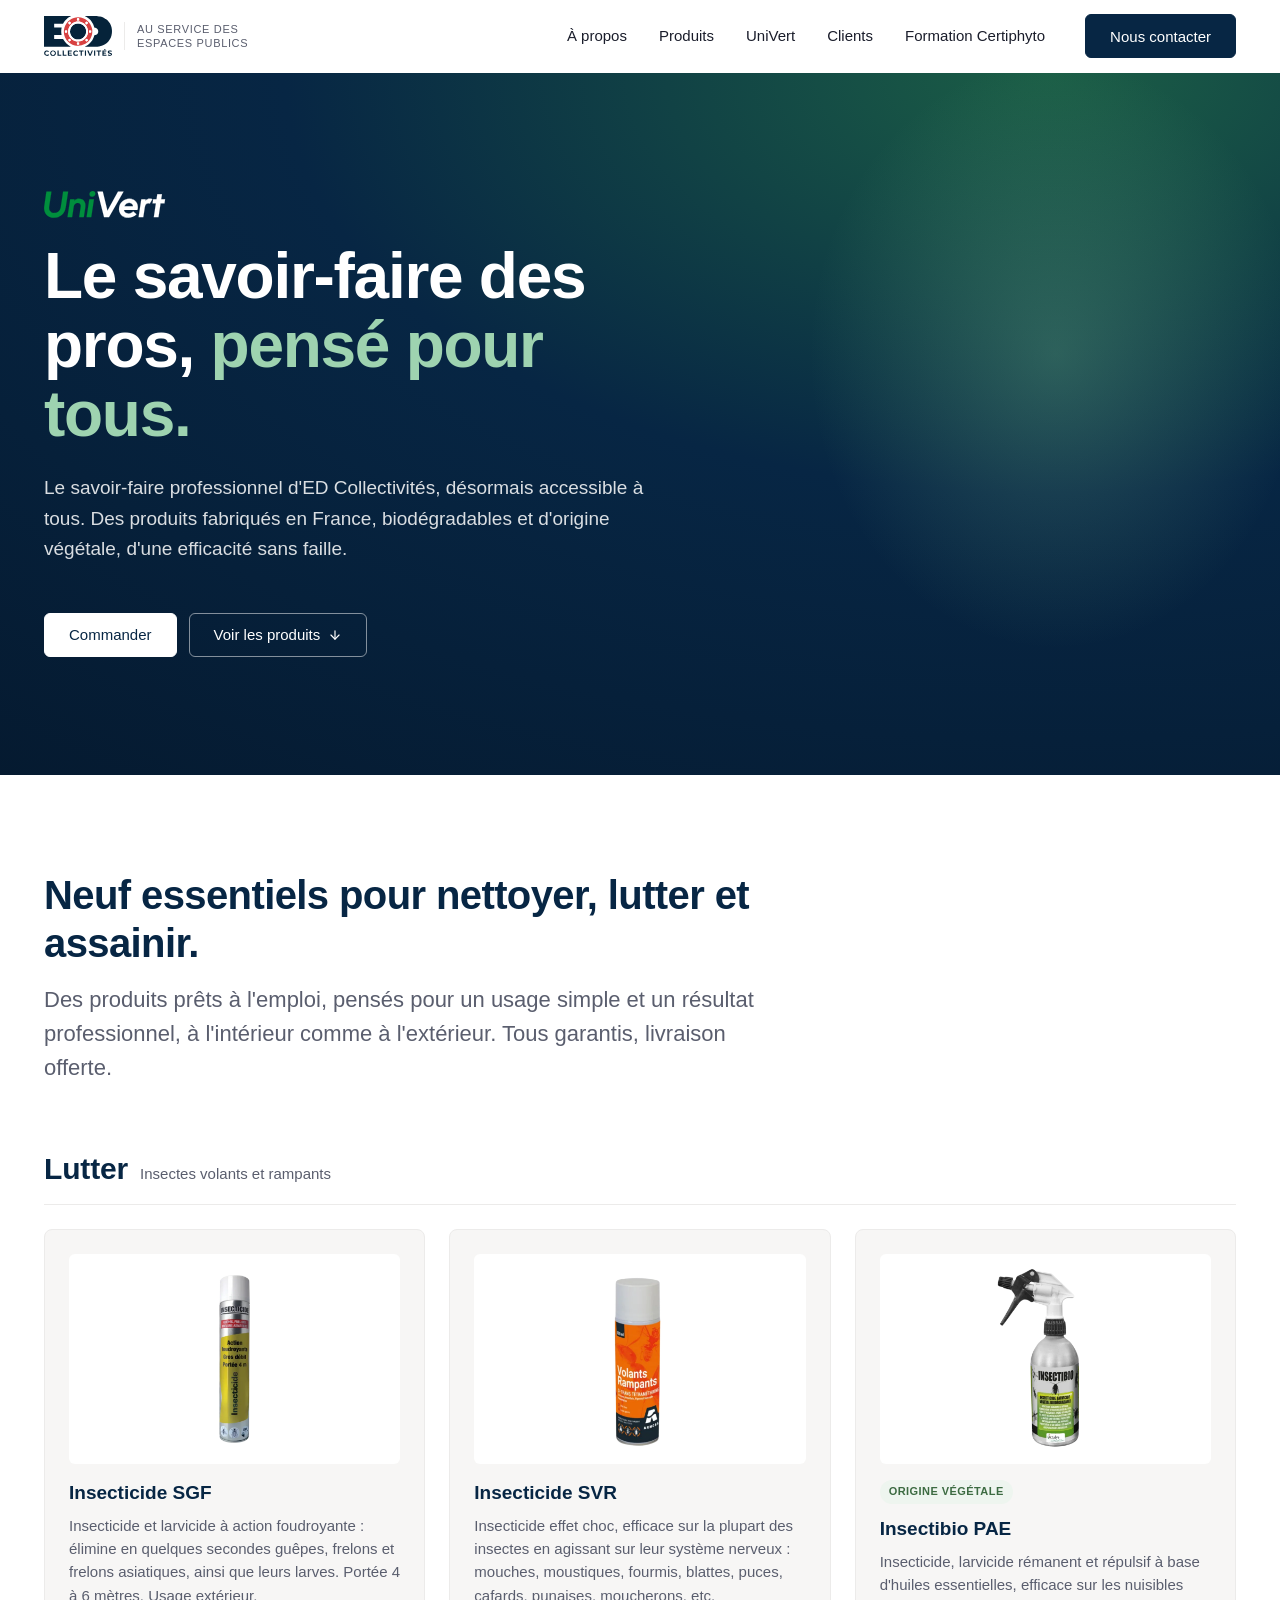
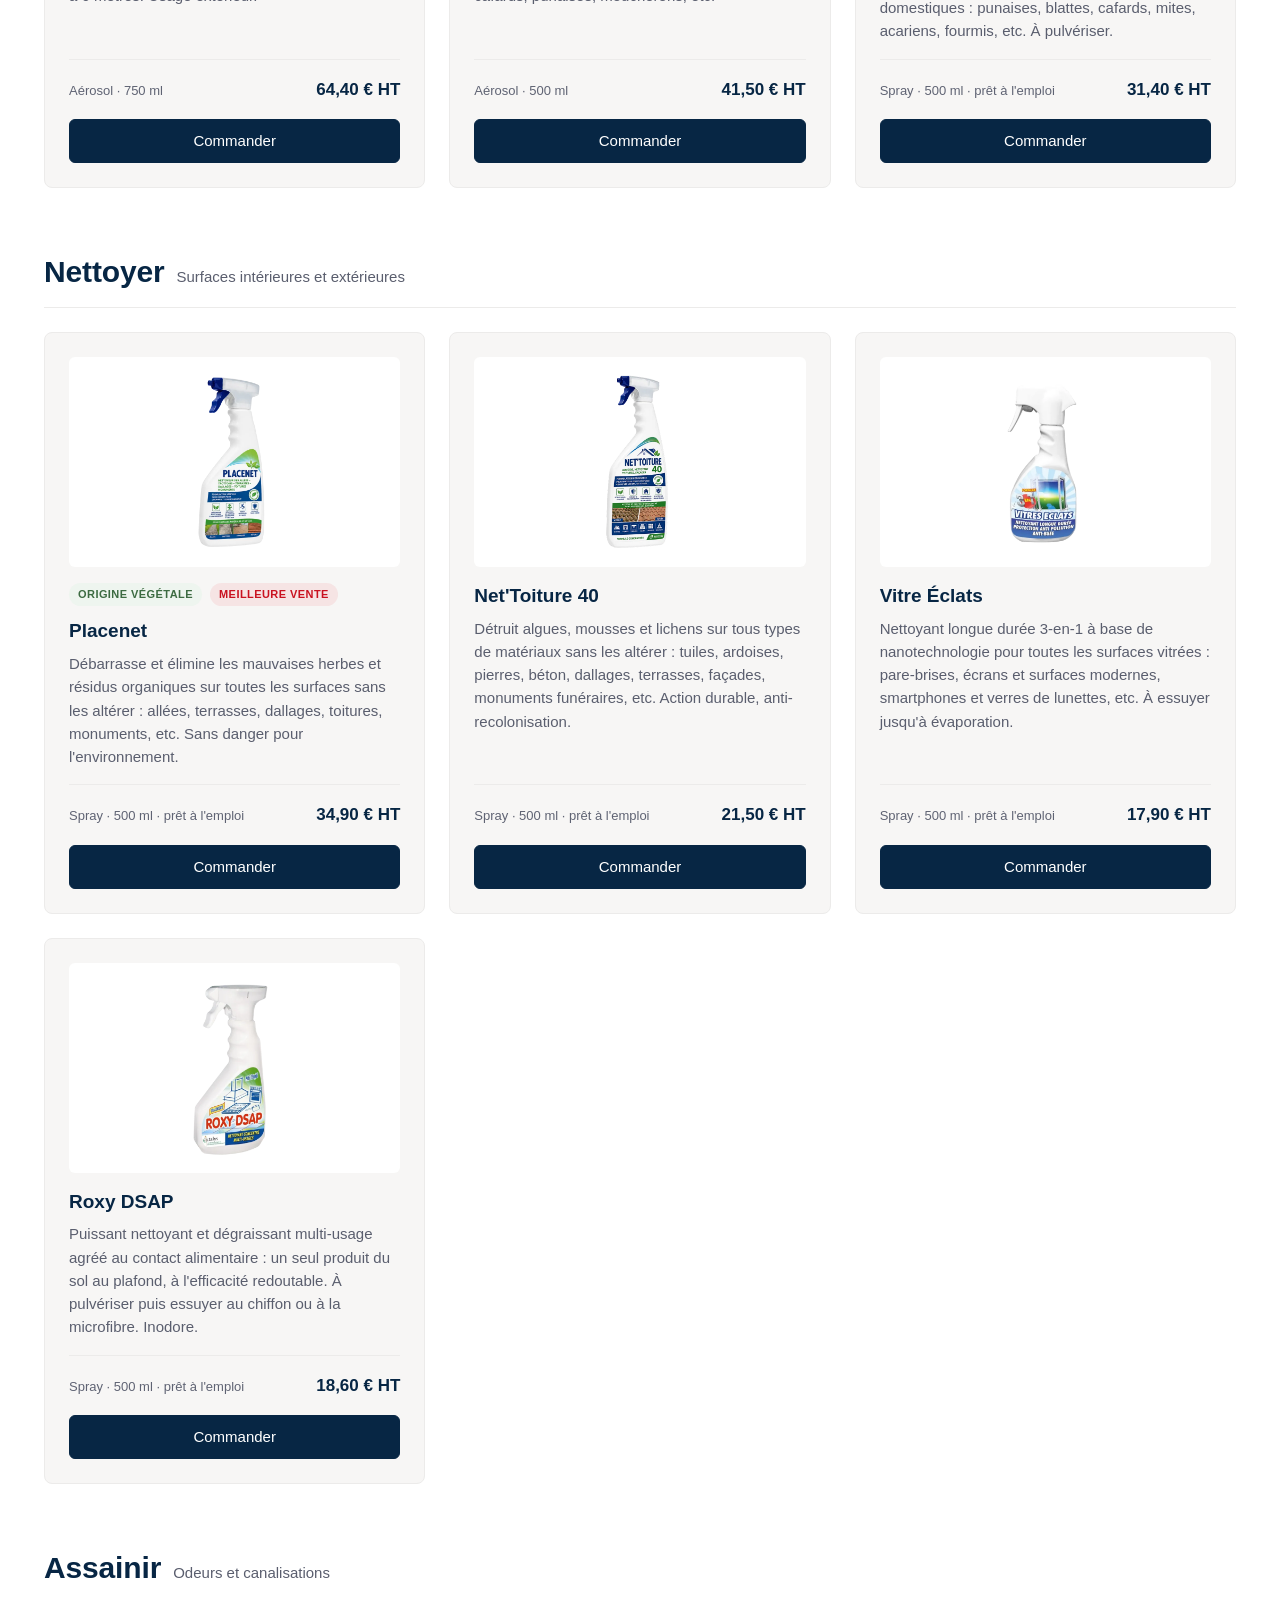
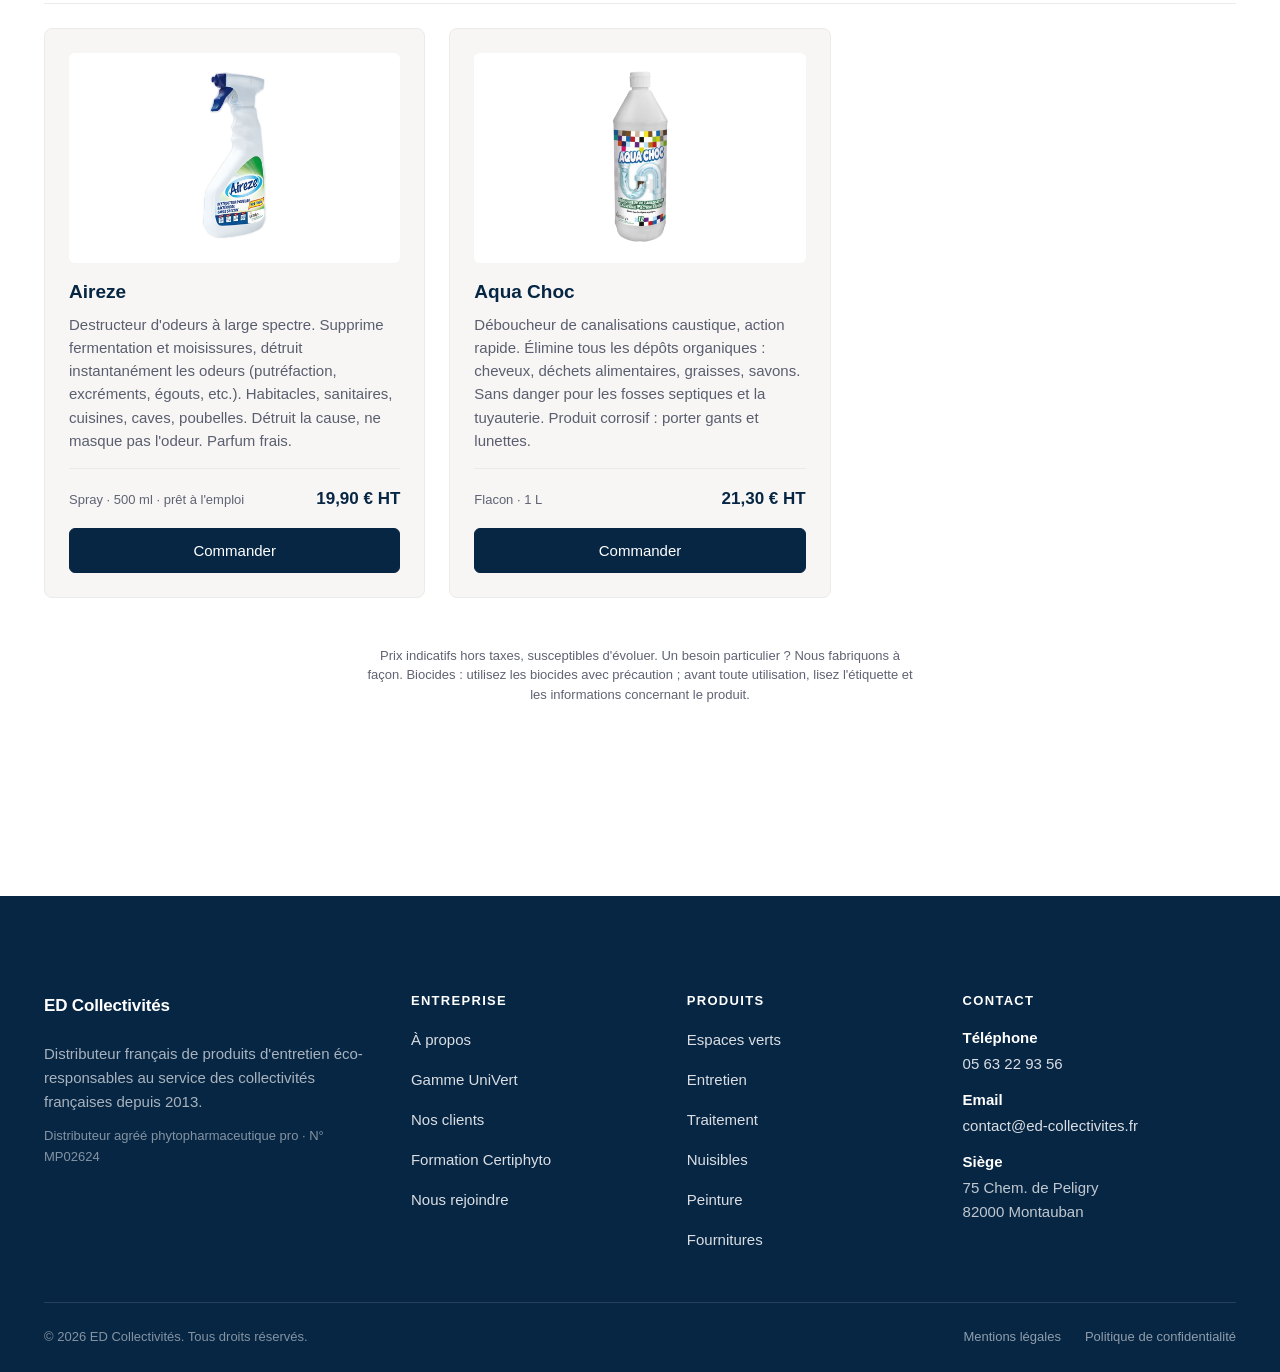
<file: univert.html>
<!DOCTYPE html>
<html lang="fr">
<head>
  <meta charset="UTF-8">
  <meta name="viewport" content="width=device-width, initial-scale=1.0">

  <!-- Google Tag Manager -->
  <script>(function(w,d,s,l,i){w[l]=w[l]||[];w[l].push({'gtm.start':
  new Date().getTime(),event:'gtm.js'});var f=d.getElementsByTagName(s)[0],
  j=d.createElement(s),dl=l!='dataLayer'?'&l='+l:'';j.async=true;j.src=
  'https://www.googletagmanager.com/gtm.js?id='+i+dl;f.parentNode.insertBefore(j,f);
  })(window,document,'script','dataLayer','GTM-P2JBDBMF');</script>
  <!-- End Google Tag Manager -->
  <title>UniVert · L'entretien pro, pensé pour tous | ED Collectivités</title>
  <meta name="description" content="UniVert : la gamme d'entretien professionnelle d'ED Collectivités, désormais accessible à tous. Produits fabriqués en France, biodégradables et d'origine végétale. Nettoyer, lutter, assainir.">

  <link rel="canonical" href="https://ed-collectivites.fr/univert">
  <link rel="icon" href="/assets/img/favicon-edcollectivites.png" type="image/png">

  <!-- Open Graph -->
  <meta property="og:type" content="website">
  <meta property="og:url" content="https://ed-collectivites.fr/univert">
  <meta property="og:title" content="UniVert · L'entretien pro, pensé pour tous | ED Collectivités">
  <meta property="og:description" content="La gamme d'entretien professionnelle d'ED Collectivités, accessible à tous. Fabriquée en France, biodégradable, d'origine végétale.">
  <meta property="og:image" content="https://ed-collectivites.fr/assets/img/og-default.jpg">
  <meta property="og:locale" content="fr_FR">

  <link rel="stylesheet" href="/assets/css/styles.css?v=2">
</head>
<body>

  <!-- Google Tag Manager (noscript) -->
  <noscript><iframe src="https://www.googletagmanager.com/ns.html?id=GTM-P2JBDBMF"
  height="0" width="0" style="display:none;visibility:hidden"></iframe></noscript>
  <!-- End Google Tag Manager (noscript) -->

  <!-- =================== HEADER =================== -->
  <header class="site-header" data-header>
    <div class="container site-header__inner">
      <a href="/" class="brand" aria-label="ED Collectivités, accueil">
        <img src="/assets/img/logoedcollectivites.svg" alt="ED Collectivités" class="brand__logo" width="120" height="71">
        <span class="brand__tag"><span>Au service des</span><span>espaces publics</span></span>
      </a>

      <nav class="nav" aria-label="Navigation principale">
        <a href="/a-propos.html" class="nav__link">À propos</a>
        <a href="/nos-produits.html" class="nav__link">Produits</a>
        <a href="/univert.html" class="nav__link">UniVert</a>
        <a href="/nos-clients.html" class="nav__link">Clients</a>
        <a href="/formations-certiphyto.html" class="nav__link">Formation Certiphyto</a>
      </nav>

      <div class="header-actions">
        <a href="/contact.html" class="btn btn--primary">Nous contacter</a>
        <button class="nav-toggle" data-nav-toggle aria-label="Ouvrir le menu" aria-expanded="false" aria-controls="primary-nav">
          <span class="nav-toggle__label">Menu</span>
          <svg width="22" height="22" viewBox="0 0 24 24" fill="none" stroke="currentColor" stroke-width="2" stroke-linecap="round">
            <line x1="3" y1="7" x2="21" y2="7"/>
            <line x1="3" y1="12" x2="21" y2="12"/>
            <line x1="3" y1="17" x2="21" y2="17"/>
          </svg>
        </button>
      </div>
    </div>
  </header>

  <!-- =================== MENU PLEIN ÉCRAN =================== -->
  <div class="menu-overlay" id="primary-nav" data-nav>
    <div class="menu-overlay__top">
      <a href="/" class="menu-overlay__brand">ED Collectivités</a>
      <button class="menu-overlay__close" data-nav-toggle aria-label="Fermer le menu">
        <span>Fermer</span>
        <svg width="20" height="20" viewBox="0 0 24 24" fill="none" stroke="currentColor" stroke-width="2" stroke-linecap="round">
          <line x1="6" y1="6" x2="18" y2="18"/>
          <line x1="18" y1="6" x2="6" y2="18"/>
        </svg>
      </button>
    </div>
    <div class="menu-overlay__body">
      <nav class="menu-overlay__nav" aria-label="Navigation principale">
        <a href="/a-propos.html" class="menu-overlay__link">À propos</a>
        <a href="/nos-produits.html" class="menu-overlay__link">Produits</a>
        <a href="/univert.html" class="menu-overlay__link">UniVert</a>
        <a href="/nos-clients.html" class="menu-overlay__link">Clients</a>
        <a href="/formations-certiphyto.html" class="menu-overlay__link">Formation Certiphyto</a>
      </nav>
      <div class="menu-overlay__footer">
        <div class="menu-overlay__contact">
          <span>Tél. <a href="tel:+33563229356">05 63 22 93 56</a></span>
          <span><a href="mailto:contact@ed-collectivites.fr">contact@ed-collectivites.fr</a></span>
        </div>
        <a href="/contact.html" class="btn btn--primary">Nous contacter</a>
      </div>
    </div>
  </div>

  <main>

    <!-- =================== HERO UNIVERT =================== -->
    <section class="univert-hero">
      <div class="univert-hero__glow" aria-hidden="true"></div>
      <div class="container">
        <div class="univert-hero__inner">
          <img src="/assets/img/univert/logo_univert-blanc.svg" alt="UniVert" class="univert-hero__logo" width="677" height="150">
          <h1 class="univert-hero__title">Le savoir-faire des pros, <span class="accent">pensé pour tous.</span></h1>
          <p class="univert-hero__lead">
            Le savoir-faire professionnel d'ED Collectivités, désormais accessible à tous. Des produits fabriqués en France, biodégradables et d'origine végétale, d'une efficacité sans faille.
          </p>
          <div class="univert-hero__cta">
            <a href="/contact.html?objet=univert" class="btn btn--primary">Commander</a>
            <a href="#produits" class="btn btn--secondary">
              Voir les produits
              <svg class="arrow" width="14" height="14" viewBox="0 0 24 24" fill="none" stroke="currentColor" stroke-width="2" stroke-linecap="round"><line x1="12" y1="5" x2="12" y2="19"/><polyline points="19 12 12 19 5 12"/></svg>
            </a>
          </div>
        </div>
      </div>
    </section>

    <!-- =================== PRODUITS UNIVERT =================== -->
    <section class="section univert-products" id="produits">
      <div class="container">
        <header class="section-head reveal">
          <h2>Neuf essentiels pour nettoyer, lutter et assainir.</h2>
          <p class="lead">Des produits prêts à l'emploi, pensés pour un usage simple et un résultat professionnel, à l'intérieur comme à l'extérieur. Tous garantis, livraison offerte.</p>
        </header>

        <!-- LUTTER -->
        <div class="univert-cat reveal">
          <div class="univert-cat__head">
            <h3>Lutter</h3>
            <span>Insectes volants et rampants</span>
          </div>
          <div class="univert-grid">
            <article class="uv-card">
              <div class="uv-card__media"><picture><source srcset="/assets/img/univert/insecticide-sgf.webp" type="image/webp"><img src="/assets/img/univert/insecticide-sgf.png" alt="Insecticide SGF" width="500" height="700" loading="lazy"></picture></div>
              <h4 class="uv-card__name">Insecticide SGF</h4>
              <p class="uv-card__desc">Insecticide et larvicide à action foudroyante : élimine en quelques secondes guêpes, frelons et frelons asiatiques, ainsi que leurs larves. Portée 4 à 6 mètres. Usage extérieur.</p>
              <div class="uv-card__meta">
                <span class="uv-card__format">Aérosol · 750 ml</span>
                <span class="uv-card__price">64,40 € HT</span>
              </div>
            <a href="/contact.html?objet=univert&amp;produit=Insecticide%20SGF" class="btn btn--primary uv-card__cta">Commander</a>
            </article>
            <article class="uv-card">
              <div class="uv-card__media"><picture><source srcset="/assets/img/univert/insecticide-svr.webp" type="image/webp"><img src="/assets/img/univert/insecticide-svr.png" alt="Insecticide SVR" width="500" height="700" loading="lazy"></picture></div>
              <h4 class="uv-card__name">Insecticide SVR</h4>
              <p class="uv-card__desc">Insecticide effet choc, efficace sur la plupart des insectes en agissant sur leur système nerveux : mouches, moustiques, fourmis, blattes, puces, cafards, punaises, moucherons, etc.</p>
              <div class="uv-card__meta">
                <span class="uv-card__format">Aérosol · 500 ml</span>
                <span class="uv-card__price">41,50 € HT</span>
              </div>
            <a href="/contact.html?objet=univert&amp;produit=Insecticide%20SVR" class="btn btn--primary uv-card__cta">Commander</a>
            </article>
            <article class="uv-card">
              <div class="uv-card__media"><picture><source srcset="/assets/img/univert/insectibio-pae.webp" type="image/webp"><img src="/assets/img/univert/insectibio-pae.png" alt="Insectibio PAE" width="500" height="700" loading="lazy"></picture></div>
              <div class="uv-card__badges"><span class="uv-badge uv-badge--eco">Origine végétale</span></div>
              <h4 class="uv-card__name">Insectibio PAE</h4>
              <p class="uv-card__desc">Insecticide, larvicide rémanent et répulsif à base d'huiles essentielles, efficace sur les nuisibles domestiques : punaises, blattes, cafards, mites, acariens, fourmis, etc. À pulvériser.</p>
              <div class="uv-card__meta">
                <span class="uv-card__format">Spray · 500 ml · prêt à l'emploi</span>
                <span class="uv-card__price">31,40 € HT</span>
              </div>
            <a href="/contact.html?objet=univert&amp;produit=Insectibio%20PAE" class="btn btn--primary uv-card__cta">Commander</a>
            </article>
          </div>
        </div>

        <!-- NETTOYER -->
        <div class="univert-cat reveal">
          <div class="univert-cat__head">
            <h3>Nettoyer</h3>
            <span>Surfaces intérieures et extérieures</span>
          </div>
          <div class="univert-grid">
            <article class="uv-card">
              <div class="uv-card__media"><picture><source srcset="/assets/img/univert/placenet.webp" type="image/webp"><img src="/assets/img/univert/placenet.png" alt="Placenet" width="500" height="700" loading="lazy"></picture></div>
              <div class="uv-card__badges"><span class="uv-badge uv-badge--eco">Origine végétale</span><span class="uv-badge uv-badge--best">Meilleure vente</span></div>
              <h4 class="uv-card__name">Placenet</h4>
              <p class="uv-card__desc">Débarrasse et élimine les mauvaises herbes et résidus organiques sur toutes les surfaces sans les altérer : allées, terrasses, dallages, toitures, monuments, etc. Sans danger pour l'environnement.</p>
              <div class="uv-card__meta">
                <span class="uv-card__format">Spray · 500 ml · prêt à l'emploi</span>
                <span class="uv-card__price">34,90 € HT</span>
              </div>
            <a href="/contact.html?objet=univert&amp;produit=Placenet" class="btn btn--primary uv-card__cta">Commander</a>
            </article>
            <article class="uv-card">
              <div class="uv-card__media"><picture><source srcset="/assets/img/univert/net-toiture-40.webp" type="image/webp"><img src="/assets/img/univert/net-toiture-40.png" alt="Net'Toiture 40" width="500" height="700" loading="lazy"></picture></div>
              <h4 class="uv-card__name">Net'Toiture 40</h4>
              <p class="uv-card__desc">Détruit algues, mousses et lichens sur tous types de matériaux sans les altérer : tuiles, ardoises, pierres, béton, dallages, terrasses, façades, monuments funéraires, etc. Action durable, anti-recolonisation.</p>
              <div class="uv-card__meta">
                <span class="uv-card__format">Spray · 500 ml · prêt à l'emploi</span>
                <span class="uv-card__price">21,50 € HT</span>
              </div>
            <a href="/contact.html?objet=univert&amp;produit=Net%27Toiture%2040" class="btn btn--primary uv-card__cta">Commander</a>
            </article>
            <article class="uv-card">
              <div class="uv-card__media"><picture><source srcset="/assets/img/univert/vitre-eclats.webp" type="image/webp"><img src="/assets/img/univert/vitre-eclats.png" alt="Vitre Éclats" width="500" height="700" loading="lazy"></picture></div>
              <h4 class="uv-card__name">Vitre Éclats</h4>
              <p class="uv-card__desc">Nettoyant longue durée 3-en-1 à base de nanotechnologie pour toutes les surfaces vitrées : pare-brises, écrans et surfaces modernes, smartphones et verres de lunettes, etc. À essuyer jusqu'à évaporation.</p>
              <div class="uv-card__meta">
                <span class="uv-card__format">Spray · 500 ml · prêt à l'emploi</span>
                <span class="uv-card__price">17,90 € HT</span>
              </div>
            <a href="/contact.html?objet=univert&amp;produit=Vitre%20%C3%89clats" class="btn btn--primary uv-card__cta">Commander</a>
            </article>
            <article class="uv-card">
              <div class="uv-card__media"><picture><source srcset="/assets/img/univert/roxy-dsap.webp" type="image/webp"><img src="/assets/img/univert/roxy-dsap.png" alt="Roxy DSAP" width="500" height="700" loading="lazy"></picture></div>
              <h4 class="uv-card__name">Roxy DSAP</h4>
              <p class="uv-card__desc">Puissant nettoyant et dégraissant multi-usage agréé au contact alimentaire : un seul produit du sol au plafond, à l'efficacité redoutable. À pulvériser puis essuyer au chiffon ou à la microfibre. Inodore.</p>
              <div class="uv-card__meta">
                <span class="uv-card__format">Spray · 500 ml · prêt à l'emploi</span>
                <span class="uv-card__price">18,60 € HT</span>
              </div>
            <a href="/contact.html?objet=univert&amp;produit=Roxy%20DSAP" class="btn btn--primary uv-card__cta">Commander</a>
            </article>
          </div>
        </div>

        <!-- ASSAINIR -->
        <div class="univert-cat reveal">
          <div class="univert-cat__head">
            <h3>Assainir</h3>
            <span>Odeurs et canalisations</span>
          </div>
          <div class="univert-grid">
            <article class="uv-card">
              <div class="uv-card__media"><picture><source srcset="/assets/img/univert/aireze.webp" type="image/webp"><img src="/assets/img/univert/aireze.png" alt="Aireze" width="500" height="700" loading="lazy"></picture></div>
              <h4 class="uv-card__name">Aireze</h4>
              <p class="uv-card__desc">Destructeur d'odeurs à large spectre. Supprime fermentation et moisissures, détruit instantanément les odeurs (putréfaction, excréments, égouts, etc.). Habitacles, sanitaires, cuisines, caves, poubelles. Détruit la cause, ne masque pas l'odeur. Parfum frais.</p>
              <div class="uv-card__meta">
                <span class="uv-card__format">Spray · 500 ml · prêt à l'emploi</span>
                <span class="uv-card__price">19,90 € HT</span>
              </div>
            <a href="/contact.html?objet=univert&amp;produit=Aireze" class="btn btn--primary uv-card__cta">Commander</a>
            </article>
            <article class="uv-card">
              <div class="uv-card__media"><picture><source srcset="/assets/img/univert/aqua-choc.webp" type="image/webp"><img src="/assets/img/univert/aqua-choc.png" alt="Aqua Choc" width="500" height="700" loading="lazy"></picture></div>
              <h4 class="uv-card__name">Aqua Choc</h4>
              <p class="uv-card__desc">Déboucheur de canalisations caustique, action rapide. Élimine tous les dépôts organiques : cheveux, déchets alimentaires, graisses, savons. Sans danger pour les fosses septiques et la tuyauterie. Produit corrosif : porter gants et lunettes.</p>
              <div class="uv-card__meta">
                <span class="uv-card__format">Flacon · 1 L</span>
                <span class="uv-card__price">21,30 € HT</span>
              </div>
            <a href="/contact.html?objet=univert&amp;produit=Aqua%20Choc" class="btn btn--primary uv-card__cta">Commander</a>
            </article>
          </div>
        </div>

        <div class="univert-outro reveal">
          <p class="univert-legal">Prix indicatifs hors taxes, susceptibles d'évoluer. Un besoin particulier ? Nous fabriquons à façon. Biocides : utilisez les biocides avec précaution ; avant toute utilisation, lisez l'étiquette et les informations concernant le produit.</p>
        </div>
      </div>
    </section>

  </main>

  <!-- =================== FOOTER =================== -->
  <footer class="site-footer">
    <div class="container">
      <div class="footer__grid">
        <div class="footer__intro">
          <a href="/" class="brand">
            <span class="brand__name">ED Collectivités</span>
          </a>
          <p>Distributeur français de produits d'entretien éco-responsables au service des collectivités françaises depuis 2013.</p>
          <p style="margin-top: var(--space-3); font-size: var(--fs-xs); color: rgba(255,255,255,0.5);">Distributeur agréé phytopharmaceutique pro · N° MP02624</p>
        </div>
        <div class="footer__col">
          <h5>Entreprise</h5>
          <ul>
            <li><a href="/a-propos.html">À propos</a></li>
            <li><a href="/univert.html">Gamme UniVert</a></li>
            <li><a href="/nos-clients.html">Nos clients</a></li>
            <li><a href="/formations-certiphyto.html">Formation Certiphyto</a></li>
            <li><a href="/a-propos.html#recrutement">Nous rejoindre</a></li>
          </ul>
        </div>
        <div class="footer__col">
          <h5>Produits</h5>
          <ul>
            <li><a href="/nos-produits.html#espaces-verts">Espaces verts</a></li>
            <li><a href="/nos-produits.html#entretien">Entretien</a></li>
            <li><a href="/nos-produits.html#traitement">Traitement</a></li>
            <li><a href="/nos-produits.html#nuisibles">Nuisibles</a></li>
            <li><a href="/nos-produits.html#peinture">Peinture</a></li>
            <li><a href="/nos-produits.html#fournitures">Fournitures</a></li>
          </ul>
        </div>
        <div class="footer__col">
          <h5>Contact</h5>
          <div class="footer__contact-item"><strong>Téléphone</strong><a href="tel:+33563229356">05 63 22 93 56</a></div>
          <div class="footer__contact-item"><strong>Email</strong><a href="mailto:contact@ed-collectivites.fr">contact@ed-collectivites.fr</a></div>
          <div class="footer__contact-item"><strong>Siège</strong>75 Chem. de Peligry<br>82000 Montauban</div>
        </div>
      </div>
      <div class="footer__bottom">
        <span>© <span data-year>2026</span> ED Collectivités. Tous droits réservés.</span>
        <ul>
          <li><a href="/mentions-legales.html">Mentions légales</a></li>
          <li><a href="/politique-confidentialite.html">Politique de confidentialité</a></li>
        </ul>
      </div>
    </div>
  </footer>

  <script src="/assets/js/main.js?v=2" defer></script>
</body>
</html>
</file>
<file: assets/css/styles.css>
/* =========================================================================
   ED COLLECTIVITÉS — Design System
   Vanilla CSS · sobriété institutionnelle B2G · auto-hébergé RGPD
   ========================================================================= */

/* ---------- 1. FONTS (auto-hébergées via Bunny Fonts, RGPD-friendly) ---- */
@import url('https://fonts.bunny.net/css?family=source-sans-3:400,500,600,700&display=swap');

/* ---------- 2. CSS VARIABLES (Design Tokens) ---------------------------- */
:root {
  /* Couleurs — palette officielle ED Collectivités */
  --color-navy-900: #051a30;            /* hover/dark variant of navy */
  --color-navy-800: #072644;            /* BLEU OFFICIEL */
  --color-navy-700: #0e3a62;
  --color-navy-600: #1e4f7a;
  --color-navy-100: #d4dee8;            /* bleu poudré moyen pour bordures */
  --color-navy-50:  #eaf0f6;            /* bleu poudré clair (fond hero) */
  --color-coral-700: #b8101e;           /* hover/dark variant of red */
  --color-coral-600: #c91220;
  --color-coral-500: #DD1523;           /* ROUGE OFFICIEL */
  --color-coral-400: #e63a48;
  --color-coral-100: #f9d0d4;           /* rose moyen */
  --color-coral-50:  #fde8eb;           /* rose poudré clair (fond CTA band) */
  --color-eco-600: #3d6b42;             /* vert subtil pour signaux éco */
  --color-eco-50: #eef5ef;

  /* Neutres — fond blanc, cadres gris doux */
  --color-bg: #ffffff;                  /* fond du site : BLANC */
  --color-surface: #f7f6f5;             /* fond des cadres/cartes : gris très doux */
  --color-surface-alt: #f7f6f5;         /* alias pour sections alternées */
  --color-surface-soft: #fbfaf9;        /* gris encore plus léger */
  --color-border: #ecebea;              /* bordure subtile */
  --color-border-strong: #d6d4d2;
  --color-text: #1a1d2b;
  --color-text-muted: #5a5e6e;
  --color-text-soft: #5f6373;           /* assombri pour contraste WCAG AA (ex-#92959f, échouait sur breadcrumbs/hints) */

  /* Typographie */
  --font-sans: 'Source Sans 3', -apple-system, BlinkMacSystemFont, 'Segoe UI', sans-serif;

  /* Échelle (clamp pour fluide) */
  --fs-xs: 0.8125rem;
  --fs-sm: 0.9375rem;
  --fs-base: 1.0625rem;
  --fs-lg: 1.1875rem;
  --fs-xl: 1.375rem;
  --fs-2xl: clamp(1.5rem, 2vw + 0.5rem, 1.875rem);
  --fs-3xl: clamp(1.875rem, 3vw + 0.5rem, 2.5rem);
  --fs-4xl: clamp(2.25rem, 4vw + 0.5rem, 3.25rem);
  --fs-5xl: clamp(2.75rem, 5vw + 0.5rem, 4rem);

  /* Espacements */
  --space-1: 0.25rem;
  --space-2: 0.5rem;
  --space-3: 0.75rem;
  --space-4: 1rem;
  --space-5: 1.5rem;
  --space-6: 2rem;
  --space-7: 3rem;
  --space-8: 4rem;
  --space-9: 6rem;
  --space-10: 8rem;

  /* Rayons — institutionnel soft : visible mais loin de la pilule */
  --radius-sm: 6px;
  --radius-md: 8px;
  --radius-lg: 12px;
  --radius-xl: 16px;
  --radius-full: 999px;   /* pastilles éventuelles */

  /* Ombres minimales (les cartes utilisent surtout des bordures) */
  --shadow-sm: 0 1px 2px rgba(15, 26, 48, 0.03);
  --shadow-md: 0 2px 6px rgba(15, 26, 48, 0.05);
  --shadow-lg: 0 6px 18px -10px rgba(15, 26, 48, 0.10);

  /* Layout */
  --container-max: 1240px;
  --container-narrow: 880px;

  /* Transitions */
  --ease-out: cubic-bezier(0.16, 1, 0.3, 1);
  --t-fast: 180ms var(--ease-out);
  --t-base: 280ms var(--ease-out);
  --t-slow: 480ms var(--ease-out);
}

/* ---------- 3. RESET + BASE --------------------------------------------- */
*, *::before, *::after { box-sizing: border-box; }
* { margin: 0; padding: 0; }

html {
  scroll-behavior: smooth;
  -webkit-text-size-adjust: 100%;
  scroll-padding-top: 88px; /* compenser le header sticky pour les ancres */
}

body {
  font-family: var(--font-sans);
  font-size: var(--fs-base);
  font-weight: 400;
  line-height: 1.6;
  color: var(--color-text);
  background: var(--color-bg);
  -webkit-font-smoothing: antialiased;
  -moz-osx-font-smoothing: grayscale;
  text-rendering: optimizeLegibility;
}

img, picture, video, svg { display: block; max-width: 100%; height: auto; }

a {
  color: var(--color-navy-800);
  text-decoration: none;
  transition: color var(--t-fast);
}
a:hover { color: var(--color-coral-500); }

button { font: inherit; cursor: pointer; border: none; background: none; }

input, textarea, select { font: inherit; color: inherit; }

::selection { background: var(--color-coral-500); color: white; }

/* Focus accessible et propre */
:focus-visible {
  outline: 2px solid var(--color-coral-500);
  outline-offset: 2px;
  border-radius: var(--radius-sm);
}

/* ---------- 4. LAYOUT PRIMITIVES ---------------------------------------- */
.container {
  width: 100%;
  max-width: var(--container-max);
  margin: 0 auto;
  padding: 0 var(--space-5);
}
.container--narrow { max-width: var(--container-narrow); }

.section { padding: var(--space-9) 0; }
.section--sm { padding: var(--space-7) 0; }
.section--lg { padding: var(--space-10) 0; }
.section--alt { background: var(--color-surface); }   /* fond gris pour alternance */

@media (max-width: 768px) {
  /* Rythme vertical unifié sur mobile : toutes les sections au même padding (48px),
     pour un espacement cohérent entre blocs (~96px de gap partout). Évite aussi le bug
     de cascade où "section section--sm" valait 64px au lieu de 48px. */
  .section,
  .section--sm { padding: var(--space-7) 0; }              /* 48px haut/bas */
  .section--lg { padding: var(--space-8) 0; }              /* 64px, un cran au-dessus */
}

/* ---------- 5. TYPOGRAPHIE ---------------------------------------------- */
/* Hiérarchie claire : H1 puissant, H2 plus léger, H3 élégant sans gras. */
h1, h2, h3, h4, h5, h6 {
  font-family: var(--font-sans);
  line-height: 1.2;
  color: var(--color-navy-800);
}

h1 {
  font-size: var(--fs-5xl);
  font-weight: 700;
  letter-spacing: -0.025em;
  line-height: 1.1;
}
h2 {
  font-size: var(--fs-3xl);          /* réduit de 4xl à 3xl */
  font-weight: 600;                  /* allégé de 700 à 600 */
  letter-spacing: -0.015em;
  line-height: 1.2;
}
h3 {
  font-size: var(--fs-xl);           /* réduit de 2xl à xl */
  font-weight: 500;                  /* allégé pour élégance */
  letter-spacing: -0.005em;
  line-height: 1.3;
}
h4 {
  font-size: var(--fs-lg);
  font-weight: 500;
  letter-spacing: 0;
  line-height: 1.35;
}
h5 {
  font-size: var(--fs-base);
  font-weight: 600;
  letter-spacing: 0.02em;
  line-height: 1.4;
}

p { max-width: 68ch; }
p + p { margin-top: var(--space-4); }

.lead {
  font-size: var(--fs-xl);
  line-height: 1.55;
  color: var(--color-text-muted);
  max-width: 60ch;
}

.eyebrow {
  display: inline-block;
  font-size: var(--fs-xs);
  font-weight: 600;
  text-transform: uppercase;
  letter-spacing: 0.12em;
  color: var(--color-coral-600);
  margin-bottom: var(--space-4);
}

.muted { color: var(--color-text-muted); }
.soft { color: var(--color-text-soft); }

/* ---------- 6. BUTTONS -------------------------------------------------- */
/* Une seule taille de bouton harmonisée, couleur primaire en navy
   (le rouge reste réservé aux accents). */
.btn {
  display: inline-flex;
  align-items: center;
  gap: var(--space-2);
  padding: 0.85rem 1.5rem;
  font-size: var(--fs-sm);
  font-weight: 500;
  line-height: 1;
  border-radius: var(--radius-sm);          /* rectangulaire institutionnel */
  transition: background-color var(--t-fast), color var(--t-fast), border-color var(--t-fast);
  white-space: nowrap;
  cursor: pointer;
  border: 1px solid transparent;
}

/* Primaire : navy plein sur fond clair */
.btn--primary {
  background: var(--color-navy-800);
  color: white;
  border-color: var(--color-navy-800);
}
.btn--primary:hover {
  background: var(--color-navy-900);
  color: white;
  border-color: var(--color-navy-900);
}

/* Secondaire : outline navy */
.btn--secondary {
  background: transparent;
  color: var(--color-navy-800);
  border-color: var(--color-border-strong);
}
.btn--secondary:hover {
  background: var(--color-navy-800);
  color: white;
  border-color: var(--color-navy-800);
}

/* Ghost : lien stylisé bouton */
.btn--ghost {
  background: transparent;
  color: var(--color-navy-800);
  padding-left: 0;
  padding-right: 0;
  border: none;
}
.btn--ghost:hover { color: var(--color-coral-500); }

/* Variante --lg conservée pour compatibilité, mais sans effet : taille unique */
.btn--lg { padding: 0.85rem 1.6rem; font-size: var(--fs-sm); }

.btn .arrow { transition: transform var(--t-fast); }
.btn:hover .arrow { transform: translateX(3px); }

/* Note : le hero est sur fond clair (navy-50), les boutons gardent leur style par défaut. */

/* ---------- 7. HEADER --------------------------------------------------- */
.site-header {
  position: sticky;
  top: 0;
  z-index: 50;
  background: rgba(255, 255, 255, 0.88);
  backdrop-filter: saturate(1.4) blur(12px);
  -webkit-backdrop-filter: saturate(1.4) blur(12px);
  border-bottom: 1px solid transparent;
  transition: border-color var(--t-base), background-color var(--t-base);
}
.site-header.is-scrolled {
  border-bottom-color: var(--color-border);
  background: rgba(255, 255, 255, 0.96);
}

.site-header__inner {
  display: flex;
  align-items: center;
  justify-content: space-between;
  gap: var(--space-5);
  height: 72px;
}

.brand {
  display: inline-flex;
  flex-direction: row;
  align-items: center;
  gap: var(--space-3);
  color: var(--color-navy-800);
  text-decoration: none;
}
.brand:hover { color: var(--color-navy-800); }
.brand__logo {
  height: 40px;
  width: auto;
  display: block;
}
.brand__name {
  font-weight: 700;
  font-size: 1.0625rem;
  letter-spacing: -0.01em;
  line-height: 1;
}
.brand__tag {
  display: flex;
  flex-direction: column;       /* chaque <span> interne = sa propre ligne */
  font-size: 0.6875rem;
  font-weight: 500;
  color: var(--color-text-muted);
  letter-spacing: 0.06em;
  text-transform: uppercase;
  line-height: 1.3;
  padding-left: var(--space-3);
  border-left: 1px solid var(--color-border);
  white-space: nowrap;
  flex-shrink: 0;
}
.brand__tag > span { display: block; }

/* Nav horizontale — DESKTOP uniquement (groupée à droite avec le CTA) */
.nav {
  display: flex;
  align-items: center;
  gap: var(--space-6);
  margin-left: auto;            /* pousse la nav + le CTA vers la droite */
  margin-right: var(--space-4); /* espace entre la nav et le bouton CTA */
}
.nav__link {
  position: relative;
  font-size: var(--fs-sm);
  font-weight: 500;
  color: var(--color-text);
  padding: 0.4rem 0;
}
.nav__link::after {
  content: '';
  position: absolute;
  bottom: -2px;
  left: 0;
  right: 0;
  height: 2px;
  background: var(--color-coral-500);
  transform: scaleX(0);
  transform-origin: right;
  transition: transform var(--t-base);
}
.nav__link:hover { color: var(--color-navy-900); }
.nav__link:hover::after,
.nav__link[aria-current="page"]::after { transform: scaleX(1); transform-origin: left; }
.nav__link[aria-current="page"] { color: var(--color-navy-900); font-weight: 600; }

/* Actions à droite du header : CTA (+ burger sur mobile) */
.header-actions {
  display: flex;
  align-items: center;
  gap: var(--space-3);
}
.nav-toggle {
  display: none;                 /* masqué sur desktop, visible sous 960px */
  align-items: center;
  gap: var(--space-2);
  height: 44px;
  padding: 0 var(--space-3);
  border-radius: var(--radius-md);
  color: var(--color-navy-800);
  font-size: var(--fs-sm);
  font-weight: 600;
  transition: background-color var(--t-fast);
}
.nav-toggle:hover { background: var(--color-surface); }
.nav-toggle__label { letter-spacing: 0.02em; }

/* ---------- Bascule desktop / mobile du header ------------------------- */
@media (max-width: 960px) {
  .nav { display: none; }              /* on cache la nav horizontale */
  .nav-toggle { display: inline-flex; } /* on montre le burger */
  .nav-toggle { order: -1; }           /* burger À GAUCHE du bouton CTA */
}

/* ---------- 7bis. MENU PLEIN ÉCRAN ------------------------------------- */
.menu-overlay {
  position: fixed;
  inset: 0;
  z-index: 100;
  background: var(--color-navy-800);
  color: white;
  display: flex;
  flex-direction: column;
  opacity: 0;
  visibility: hidden;
  transition: opacity var(--t-base), visibility var(--t-base);
  overflow-y: auto;
}
.menu-overlay.is-open { opacity: 1; visibility: visible; }

.menu-overlay__top {
  display: flex;
  align-items: center;
  justify-content: space-between;
  gap: var(--space-5);
  height: 72px;
  flex-shrink: 0;
  padding: 0 var(--space-5);
  max-width: var(--container-max);
  width: 100%;
  margin: 0 auto;
}
.menu-overlay__brand {
  font-weight: 700;
  font-size: 1.0625rem;
  color: white;
  text-decoration: none;
}
.menu-overlay__close {
  display: inline-flex;
  align-items: center;
  gap: var(--space-2);
  height: 44px;
  padding: 0 var(--space-3);
  border-radius: var(--radius-md);
  color: white;
  font-size: var(--fs-sm);
  font-weight: 600;
  transition: background-color var(--t-fast);
}
.menu-overlay__close:hover { background: rgba(255, 255, 255, 0.1); }

.menu-overlay__body {
  flex: 1;
  display: flex;
  flex-direction: column;
  justify-content: center;
  max-width: var(--container-max);
  width: 100%;
  margin: 0 auto;
  padding: var(--space-7) var(--space-5);
}
.menu-overlay__nav {
  display: flex;
  flex-direction: column;
  gap: var(--space-2);
}
.menu-overlay__link {
  display: inline-flex;
  align-items: center;
  gap: var(--space-4);
  width: fit-content;
  font-size: var(--fs-4xl);
  font-weight: 700;
  letter-spacing: -0.02em;
  color: white;
  text-decoration: none;
  padding: var(--space-2) 0;
  transition: color var(--t-fast), padding-left var(--t-fast);
}
.menu-overlay__link::before {
  content: '';
  width: 0;
  height: 2px;
  background: var(--color-coral-500);
  transition: width var(--t-base);
}
.menu-overlay__link:hover,
.menu-overlay__link[aria-current="page"] { color: white; }
.menu-overlay__link:hover::before,
.menu-overlay__link[aria-current="page"]::before { width: 40px; }

.menu-overlay__footer {
  display: flex;
  flex-wrap: wrap;
  align-items: center;
  justify-content: space-between;
  gap: var(--space-5);
  margin-top: var(--space-8);
  padding-top: var(--space-6);
  border-top: 1px solid rgba(255, 255, 255, 0.15);
}
.menu-overlay__contact {
  display: flex;
  flex-wrap: wrap;
  gap: var(--space-6);
  font-size: var(--fs-sm);
  color: rgba(255, 255, 255, 0.75);
}
.menu-overlay__contact a { color: white; }
.menu-overlay .btn--primary {
  background: white;
  color: var(--color-navy-800);
  border-color: white;
}
.menu-overlay .btn--primary:hover {
  background: var(--color-navy-50);
  color: var(--color-navy-900);
  border-color: var(--color-navy-50);
}

@media (max-width: 600px) {
  .brand__tag { display: none; }          /* logo seul sur mobile (gain de place) */
  .nav-toggle__label { display: none; }   /* burger seul sur petit écran */
  .menu-overlay__link { font-size: var(--fs-3xl); }
  .menu-overlay__footer { flex-direction: column; align-items: flex-start; }

  /* Boutons pleine largeur dans le contenu (mobile) — hors header */
  .hero__cta,
  .page-header__cta,
  .cta-band__actions {
    flex-direction: column;
    align-items: stretch;
  }
  main .btn:not(.btn--ghost),
  .menu-overlay__footer .btn {
    width: 100%;
    justify-content: center;
  }
}

/* ---------- 8. HERO — Image en L avec clip-path SVG, stats dans la découpe */
.hero {
  padding: var(--space-4) 0 var(--space-8);
  background: var(--color-bg);
}
.hero__wrap {
  position: relative;
  min-height: 680px;
  display: flex;
  flex-direction: column;
  justify-content: flex-start;
  padding: var(--space-9) var(--space-8) var(--space-8);
  color: white;
}
/* L'image et l'overlay sont clippés en forme de L via clip-path SVG */
.hero__bg {
  position: absolute;
  inset: 0;
  z-index: 0;
  background-color: var(--color-navy-800);
  background-size: cover;
  background-position: center;
  background-repeat: no-repeat;
  clip-path: url(#hero-shape);
  -webkit-clip-path: url(#hero-shape);
}
.hero__overlay {
  position: absolute;
  inset: 0;
  z-index: 1;
  background:
    linear-gradient(95deg,
      rgba(7, 38, 68, 0.78) 0%,
      rgba(7, 38, 68, 0.55) 50%,
      rgba(7, 38, 68, 0.25) 100%);
  pointer-events: none;
  clip-path: url(#hero-shape);
  -webkit-clip-path: url(#hero-shape);
}
.hero__content {
  position: relative;
  z-index: 2;
  max-width: 620px;
}
.hero__content > * + * { margin-top: var(--space-4); }
.hero__content .eyebrow {
  color: rgba(255, 255, 255, 0.78);
  font-weight: 600;
}
.hero__title {
  font-size: var(--fs-4xl);
  font-weight: 700;
  line-height: 1.1;
  letter-spacing: -0.02em;
  color: white;
  max-width: 20ch;
}
.hero__lead {
  font-size: var(--fs-lg);
  color: rgba(255, 255, 255, 0.85);
  line-height: 1.55;
  max-width: 52ch;
}
.hero__cta {
  display: flex;
  flex-wrap: wrap;
  gap: var(--space-3);
  margin-top: var(--space-5);
}

/* Stats dans la découpe en L : pas de fond, posées sur le blanc de la page */
.hero__stats {
  position: absolute;
  bottom: 0;
  right: 0;
  z-index: 3;
  width: 46%;                /* matche la largeur de la découpe */
  height: 25%;               /* matche la hauteur de la découpe */
  padding: var(--space-5) var(--space-4) var(--space-5) var(--space-6);
  display: flex;
  align-items: center;
}
.hero-stat {
  flex: 1;                              /* chaque stat occupe une part égale de la largeur */
  display: flex;
  flex-direction: column;
  gap: var(--space-1);
  min-width: 0;
}
.hero-stat + .hero-stat {
  padding-left: var(--space-5);
  border-left: 1px solid var(--color-border);
  margin-left: var(--space-5);
}
.hero-stat__value {
  font-size: var(--fs-3xl);             /* plus gros */
  font-weight: 600;                     /* moins gras */
  color: var(--color-navy-800);
  line-height: 1;
  letter-spacing: -0.02em;
}
.hero-stat__label {
  font-size: var(--fs-xs);
  color: var(--color-text-muted);
  line-height: 1.4;
  margin-top: var(--space-2);
  /* pas de max-width : laisse remplir la colonne pour tenir sur 2 lignes */
}

/* Inversion des boutons dans le hero (fond sombre) */
.hero .btn--primary {
  background: white;
  color: var(--color-navy-800);
  border-color: white;
}
.hero .btn--primary:hover {
  background: var(--color-navy-50);
  color: var(--color-navy-900);
  border-color: var(--color-navy-50);
}
.hero .btn--secondary {
  background: transparent;
  color: white;
  border-color: rgba(255, 255, 255, 0.5);
}
.hero .btn--secondary:hover {
  background: white;
  color: var(--color-navy-800);
  border-color: white;
}

@media (max-width: 880px) {
  /* Sur mobile, on désactive la découpe en L (l'image redevient un rectangle rounded) */
  .hero__wrap { min-height: 520px; padding: var(--space-6); }
  .hero__bg, .hero__overlay {
    clip-path: inset(0 round 12px);
    -webkit-clip-path: inset(0 round 12px);
  }
  .hero__overlay {
    background: linear-gradient(180deg, rgba(7, 38, 68, 0.45) 0%, rgba(7, 38, 68, 0.85) 100%);
  }
  /* Les stats redescendent dans le bas du hero : carte en verre dépoli posée sur l'image (flou de fond), 3 colonnes sur une ligne */
  .hero__stats {
    position: static;
    width: 100%;
    height: auto;
    margin-top: var(--space-6);
    padding: var(--space-4) var(--space-3);
    gap: 0;
    align-items: stretch;
    background: rgba(255, 255, 255, 0.1);
    -webkit-backdrop-filter: blur(16px) saturate(140%);
    backdrop-filter: blur(16px) saturate(140%);
    border: 1px solid rgba(255, 255, 255, 0.22);
    border-radius: var(--radius-md);
  }
  .hero-stat { padding: 0 var(--space-3); }
  .hero-stat + .hero-stat {
    margin-left: 0;
    padding-left: var(--space-3);
    border-left: 1px solid rgba(255, 255, 255, 0.25);
  }
  .hero-stat__value {
    color: #fff;
    font-size: var(--fs-lg);   /* réduit pour tenir sur une ligne en 3 colonnes */
    white-space: nowrap;
  }
  .hero-stat__label {
    color: rgba(255, 255, 255, 0.82);
    font-size: 0.6875rem;      /* un cran sous --fs-xs pour les colonnes étroites */
    line-height: 1.35;
  }
}
@media (max-width: 560px) {
  /* On reste en 3 colonnes : espacements et chiffres encore réduits pour les petits écrans */
  .hero__stats { padding: var(--space-4) var(--space-2); }
  .hero-stat { padding: 0 var(--space-2); }
  .hero-stat + .hero-stat { padding-left: var(--space-2); }
  .hero-stat__value { font-size: var(--fs-base); }
}

@media (max-width: 880px) {
  .hero { padding: var(--space-4) 0 var(--space-7); }  /* moins d'espace blanc entre le header et le hero */
  .hero__inner { grid-template-columns: 1fr; gap: var(--space-6); }
  .hero__image { aspect-ratio: 16 / 9; }
  .hero__title { max-width: none; }
}

/* ---------- 9. BANDEAU RÉASSURANCE -------------------------------------- */
.reassurance {
  border-top: 1px solid var(--color-border);
  border-bottom: 1px solid var(--color-border);
  padding: var(--space-6) 0;
  background: var(--color-surface);
}
.reassurance__grid {
  display: grid;
  grid-template-columns: repeat(4, 1fr);
  gap: var(--space-5);
}
.reassurance__item {
  display: flex;
  align-items: flex-start;
  gap: var(--space-3);
}
.reassurance__icon {
  flex-shrink: 0;
  width: 36px;
  height: 36px;
  border-radius: var(--radius-md);
  display: grid;
  place-items: center;
  background: var(--color-surface-alt);
  color: var(--color-navy-800);
}
.reassurance__title {
  font-size: var(--fs-sm);
  font-weight: 600;
  color: var(--color-navy-900);
  line-height: 1.3;
}
.reassurance__desc {
  font-size: var(--fs-xs);
  color: var(--color-text-muted);
  line-height: 1.45;
  margin-top: 2px;
}
@media (max-width: 960px) {
  .reassurance__grid { grid-template-columns: repeat(2, 1fr); gap: var(--space-5); }
}
@media (max-width: 520px) {
  .reassurance__grid { grid-template-columns: 1fr; }
}

/* ---------- 10. SECTION HEADERS ----------------------------------------- */
.section-head {
  max-width: 720px;
  margin-bottom: var(--space-7);
}
.section-head--center {
  text-align: center;
  margin-left: auto;
  margin-right: auto;
}
.section-head h2 + p { margin-top: var(--space-4); }

/* ---------- 12. SPLIT SECTION (asymétrique 60/40) ----------------------- */
.split {
  display: grid;
  grid-template-columns: minmax(0, 1.1fr) minmax(0, 0.9fr);
  gap: var(--space-8);
  align-items: center;
}
.split--reverse { grid-template-columns: minmax(0, 0.9fr) minmax(0, 1.1fr); }
.split--reverse > :first-child { order: 2; }
.split--stretch { align-items: stretch; grid-template-columns: 1fr 1fr; }
.split__visual {
  border-radius: var(--radius-xl);
  overflow: hidden;
  background: var(--color-surface-alt);
  aspect-ratio: 4 / 3;
  box-shadow: var(--shadow-md);
}
.split__visual picture {
  display: block;
  width: 100%;
  height: 100%;
}
.split__visual img {
  width: 100%;
  height: 100%;
  object-fit: cover;
  display: block;
}
@media (max-width: 960px) {
  .split { grid-template-columns: 1fr; gap: var(--space-6); }
  .split--reverse > :first-child { order: 0; }
}

/* ---------- 13. CHIFFRES CLÉS ------------------------------------------- */
.stats {
  display: grid;
  grid-template-columns: repeat(4, 1fr);
  gap: var(--space-6);
  padding: var(--space-7) 0;
  border-top: 1px solid var(--color-border);
  border-bottom: 1px solid var(--color-border);
}
.stat__value {
  font-size: var(--fs-4xl);
  font-weight: 700;
  color: var(--color-navy-900);
  letter-spacing: -0.025em;
  line-height: 1;
  display: flex;
  align-items: baseline;
  gap: 2px;
}
.stat__plus { color: var(--color-coral-500); }
.stat__label {
  margin-top: var(--space-3);
  font-size: var(--fs-sm);
  color: var(--color-text-muted);
  line-height: 1.5;
  max-width: 24ch;
}
@media (max-width: 768px) {
  .stats { grid-template-columns: repeat(2, 1fr); gap: var(--space-5); }
}

/* ---------- 11ter. CATEGORIES GRID (3×2 sobre, façon BdT) -------------- */
.categories {
  display: grid;
  grid-template-columns: repeat(3, 1fr);
  gap: var(--space-4);
}
.category-card {
  display: flex;
  flex-direction: column;
  gap: var(--space-4);
  padding: var(--space-6);
  background: var(--color-bg);
  border: 1px solid var(--color-border);
  border-radius: var(--radius-md);
  text-decoration: none;
  color: inherit;
  transition: border-color var(--t-fast), background-color var(--t-fast);
  min-height: 240px;
}
.category-card:hover {
  border-color: var(--color-navy-800);
  background: var(--color-surface);
  color: inherit;
}
.category-card__icon {
  width: 44px;
  height: 44px;
  color: var(--color-navy-800);
  display: grid;
  place-items: center;
}
.category-card__icon svg { display: block; }
.category-card__title {
  font-size: var(--fs-lg);
  font-weight: 600;
  color: var(--color-navy-800);
  line-height: 1.25;
  letter-spacing: -0.005em;
}
.category-card__desc {
  font-size: var(--fs-sm);
  color: var(--color-text-muted);
  line-height: 1.55;
  flex: 1;
}
.category-card__link {
  display: inline-flex;
  align-items: center;
  gap: var(--space-2);
  font-size: var(--fs-sm);
  font-weight: 600;
  color: var(--color-navy-800);
  text-decoration: underline;
  text-underline-offset: 4px;
  text-decoration-thickness: 1px;
}
.category-card:hover .category-card__link { color: var(--color-coral-600); }

@media (max-width: 880px) {
  .categories { grid-template-columns: repeat(2, 1fr); }
}
@media (max-width: 560px) {
  .categories { grid-template-columns: 1fr; }
}

/* Cartes de taille homogène, scroll natif, snap propre, navigation manuelle. */

/* Header de section avec arrows alignés à droite (variante) */
.section-head--row {
  display: flex;
  justify-content: space-between;
  align-items: flex-end;
  gap: var(--space-6);
  margin-bottom: var(--space-6);
  max-width: none;
}
.section-head--row > div { max-width: 720px; }
@media (max-width: 768px) {
  .section-head--row { flex-direction: column; align-items: stretch; }
}

/* ---------- 13bis. APPROACH — 4 piliers avec icônes (inspiré ENERCON) -- */
.approach {
  text-align: center;
}
.approach__head {
  max-width: 640px;
  margin: 0 auto var(--space-8);
}
.approach__head .eyebrow {
  display: inline-block;
}
.approach__grid {
  display: grid;
  grid-template-columns: repeat(4, 1fr);
  gap: var(--space-6);
}
.approach__item {
  display: flex;
  flex-direction: column;
  align-items: center;
  text-align: center;
  padding: var(--space-5) var(--space-4) 0;
  border-top: 1px solid var(--color-border);   /* colonne à filet, pas une carte flottante */
}
.approach__icon {
  width: 44px;
  height: 44px;
  display: grid;
  place-items: center;
  color: var(--color-navy-800);
  margin-bottom: var(--space-4);
}
.approach__title {
  font-size: var(--fs-base);
  font-weight: 600;
  color: var(--color-navy-800);
  margin-bottom: var(--space-2);
  letter-spacing: 0;
}
.approach__desc {
  font-size: var(--fs-sm);
  color: var(--color-text-muted);
  line-height: 1.6;
  max-width: 26ch;
}
@media (max-width: 880px) {
  .approach__grid { grid-template-columns: repeat(2, minmax(0, 1fr)); gap: var(--space-5); }
}
@media (max-width: 600px) {
  /* Phone : une carte par ligne (la grille 2x2 était trop resserrée), icône à gauche du texte.
     Layout grid : icône en colonne 1 sur 2 rangées, titre + description empilés en colonne 2. */
  .approach__grid { grid-template-columns: 1fr; gap: var(--space-4); }
  .approach__item {
    display: grid;
    grid-template-columns: auto minmax(0, 1fr);
    align-items: start;
    column-gap: var(--space-4);
    text-align: left;
    padding: var(--space-5);
  }
  .approach__icon { grid-row: 1 / 3; margin-bottom: 0; }
  .approach__desc { max-width: none; }
}

/* ---------- 13bis-b. MODALITÉS — 4 colonnes avec icônes ---------------- */
.modalites {
  display: grid;
  grid-template-columns: repeat(4, 1fr);
  gap: var(--space-4);
}
.modalite {
  position: relative;
  padding: var(--space-5) var(--space-4) 0;
  border-top: 1px solid var(--color-border);   /* colonne à filet, cohérent avec une fiche technique */
  display: flex;
  flex-direction: column;
  gap: var(--space-3);
}
.modalite__icon {
  width: 32px;
  height: 32px;
  display: grid;
  place-items: center;
  color: var(--color-navy-800);
}
.modalite h3 {
  font-size: var(--fs-lg);
  color: var(--color-navy-800);
  font-weight: 600;
  line-height: 1.2;
}
.modalite p {
  font-size: var(--fs-sm);
  color: var(--color-text-muted);
  line-height: 1.55;
}
@media (max-width: 880px) {
  .modalites { grid-template-columns: repeat(2, 1fr); }
}
@media (max-width: 520px) {
  .modalites { grid-template-columns: 1fr; }
}

/* ---------- 13ter. STATS — variante avec icône au-dessus du chiffre ---- */
.stat__icon {
  width: 24px;
  height: 24px;
  color: var(--color-coral-500);
  margin-bottom: var(--space-3);
  opacity: 0.85;
}

/* ---------- 13quinquies. CARTE DE FRANCE (présence territoriale) ------- */
.france-map {
  position: relative;
  width: 100%;
  max-width: 480px;
  margin: 0 auto;
  aspect-ratio: 596 / 585;
}
.france-map__shape {
  width: 100%;
  height: 100%;
  display: block;
}
.france-map__dot {
  position: absolute;
  width: 16px;
  height: 16px;
  transform: translate(-50%, -50%);
  z-index: 1;
}
.france-map__dot img {
  width: 100%;
  height: 100%;
  display: block;
  filter: drop-shadow(0 1px 2px rgba(7, 38, 68, 0.25));
}
.france-map__siege {
  position: absolute;
  transform: translate(-50%, -50%);
  z-index: 2;
  display: flex;
  flex-direction: column;
  align-items: center;
  gap: var(--space-2);
}
.france-map__siege-logo {
  background: white;
  border: 1px solid var(--color-border);
  border-radius: var(--radius-md);
  padding: 8px 10px;
  box-shadow: 0 4px 12px -4px rgba(7, 38, 68, 0.25);
}
.france-map__siege-logo img {
  width: 78px;
  height: auto;
  display: block;
}
.france-map__siege-label {
  font-size: var(--fs-xs);
  font-weight: 700;
  color: var(--color-navy-800);
  background: white;
  padding: 2px 8px;
  border-radius: var(--radius-full);
  white-space: nowrap;
  box-shadow: 0 2px 6px -2px rgba(7, 38, 68, 0.2);
}

/* ---------- 13sexies. BLOC CITATION (sans photo) ---------------------- */
.quote-feature {
  max-width: 720px;
  margin: 0 auto;
  text-align: center;
}
.quote-feature__mark {
  font-family: Georgia, 'Times New Roman', serif;
  font-size: 4rem;
  line-height: 0.6;
  color: var(--color-coral-500);
  margin-bottom: var(--space-4);
}
.quote-feature blockquote {
  font-size: var(--fs-2xl);
  line-height: 1.4;
  color: var(--color-navy-800);
  font-weight: 500;
  font-style: italic;
}
.quote-feature cite {
  display: block;
  margin-top: var(--space-5);
  font-size: var(--fs-sm);
  color: var(--color-text-muted);
  font-style: normal;
  font-weight: 600;
}

/* ---------- 14. CLIENT TYPES (3 colonnes en zig-zag possible) ----------- */
.clients-grid {
  display: grid;
  grid-template-columns: repeat(3, 1fr);
  gap: var(--space-6);
}
.client-card {
  padding: var(--space-6);
  background: var(--color-bg);
  border: 1px solid var(--color-border);
  border-radius: var(--radius-md);
  position: relative;
  display: flex;
  flex-direction: column;
  gap: var(--space-4);
  transition: border-color var(--t-fast);
}
.client-card:hover {
  border-color: var(--color-navy-800);
}
.client-card__tag {
  position: absolute;
  top: var(--space-5);
  right: var(--space-5);
  font-size: var(--fs-xs);
  font-weight: 600;
  color: var(--color-coral-600);
  background: var(--color-surface-alt);
  padding: 3px 10px;
  border-radius: var(--radius-full);
}
.client-card h3 {
  font-size: var(--fs-xl);
  color: var(--color-navy-900);
}
.client-card__desc {
  font-size: var(--fs-sm);
  color: var(--color-text-muted);
  line-height: 1.6;
  flex-grow: 1;
}
.client-card ul {
  list-style: none;
  padding: 0;
  display: flex;
  flex-direction: column;
  gap: var(--space-2);
}
.client-card ul li {
  font-size: var(--fs-sm);
  color: var(--color-text);
  padding-left: 1rem;
  position: relative;
}
.client-card ul li::before {
  content: '';
  position: absolute;
  left: 0;
  top: 0.7rem;
  width: 6px;
  height: 1px;
  background: var(--color-border-strong);
}
@media (max-width: 960px) {
  .clients-grid { grid-template-columns: 1fr; }
}

/* ---------- 15. ECO SECTION — fond gris, ton sobre institutionnel ------ */
.eco {
  background: var(--color-surface);
  color: var(--color-text);
  border-radius: var(--radius-lg);
  padding: var(--space-8);
  display: grid;
  grid-template-columns: minmax(0, 1fr) minmax(0, 1fr);
  gap: var(--space-7);
  align-items: center;
  position: relative;
}
.eco h2 { color: var(--color-navy-800); }
.eco h2 .accent { color: var(--color-eco-600); }
.eco p { color: var(--color-text-muted); }
.eco__pillars {
  display: grid;
  grid-template-columns: minmax(0, 1fr) minmax(0, 1fr);  /* minmax(0,…) : colonnes strictement égales, indépendantes du contenu */
  gap: var(--space-4);
}
.eco__pillar {
  padding: var(--space-5);
  background: var(--color-bg);
  border: 1px solid var(--color-border);
  border-radius: var(--radius-md);
}
.eco__pillar h3 {
  color: var(--color-navy-800);
  font-size: var(--fs-base);
  font-weight: 600;
  margin-bottom: var(--space-2);
}
.eco__pillar p {
  font-size: var(--fs-sm);
  color: var(--color-text-muted);
  line-height: 1.55;
}
@media (max-width: 960px) {
  .eco { grid-template-columns: 1fr; padding: var(--space-7) var(--space-5); }
}
@media (max-width: 600px) {
  /* Phone : un pilier par ligne (la grille 2x2 était trop resserrée) */
  .eco__pillars { grid-template-columns: 1fr; }
}

/* ---------- 16. CTA BAND — bannière contenue avec image en fond -------- */
.cta-section {
  background: var(--color-bg);
  padding: var(--space-7) 0 var(--space-9);
}
.cta-band {
  position: relative;
  overflow: hidden;
  border-radius: var(--radius-xl);
  min-height: 440px;
  padding: var(--space-9) var(--space-8);
  display: flex;
  align-items: center;
  color: white;
  background: var(--color-navy-800);    /* fallback navy quand pas d'image bg */
}
.cta-band__bg {
  position: absolute;
  inset: 0;
  z-index: 0;
  background-size: cover;
  background-position: center;
  background-repeat: no-repeat;
}
.cta-band__overlay {
  position: absolute;
  inset: 0;
  z-index: 1;
  background:
    linear-gradient(95deg,
      rgba(7, 38, 68, 0.85) 0%,
      rgba(7, 38, 68, 0.65) 50%,
      rgba(7, 38, 68, 0.35) 100%);
}
.cta-band__content {
  position: relative;
  z-index: 2;
  max-width: 640px;
}
.cta-band__content > * + * { margin-top: var(--space-3); }
.cta-band__content .eyebrow { color: rgba(255, 255, 255, 0.85); }
.cta-band h2 {
  font-size: var(--fs-3xl);
  color: white;
}
.cta-band p {
  color: rgba(255, 255, 255, 0.85);
  max-width: 52ch;
  line-height: 1.6;
}
.cta-band__actions {
  display: flex;
  gap: var(--space-3);
  flex-wrap: wrap;
  margin-top: var(--space-5);
}
/* Inversion des boutons sur fond sombre (image overlay navy) */
.cta-band .btn--primary {
  background: white;
  color: var(--color-navy-800);
  border-color: white;
}
.cta-band .btn--primary:hover {
  background: var(--color-navy-50);
  color: var(--color-navy-900);
  border-color: var(--color-navy-50);
}
.cta-band .btn--secondary {
  background: transparent;
  color: white;
  border-color: rgba(255, 255, 255, 0.5);
}
.cta-band .btn--secondary:hover {
  background: white;
  color: var(--color-navy-800);
  border-color: white;
}
@media (max-width: 768px) {
  /* CTA bannière : plus haute que large sur mobile (format portrait) */
  .cta-band { padding: var(--space-8) var(--space-6); min-height: 480px; }
}

/* ---------- 17. TABLE OF CONTENTS (ancres internes) --------------------- */
.toc {
  display: flex;
  flex-wrap: wrap;
  gap: var(--space-2);
  padding: var(--space-5);
  background: var(--color-surface);
  border: 1px solid var(--color-border);
  border-radius: var(--radius-lg);
  margin-bottom: var(--space-5);
}
.toc__label {
  font-size: var(--fs-xs);
  font-weight: 600;
  text-transform: uppercase;
  letter-spacing: 0.1em;
  color: var(--color-text-soft);
  margin-right: var(--space-3);
  padding: 0.5rem 0;
}
.toc a {
  font-size: var(--fs-sm);
  font-weight: 500;
  color: var(--color-text);
  padding: 0.5rem 0.85rem;
  border-radius: var(--radius-full);
  transition: background-color var(--t-fast), color var(--t-fast);
}
.toc a:hover { background: var(--color-surface-alt); color: var(--color-navy-900); }
@media (max-width: 768px) {
  /* Mobile : label seul sur la 1re ligne, puis liens en pastilles qui s'enroulent (2-3 par rangée). */
  .toc { gap: var(--space-2); padding: var(--space-4) var(--space-5); }
  .toc__label {
    flex-basis: 100%;          /* force le label seul sur sa ligne, les pastilles passent en dessous */
    margin: 0 0 var(--space-1);
    padding: 0;
  }
  .toc a {
    background: var(--color-bg);            /* pastille blanche visible sur le fond gris du bloc */
    border: 1px solid var(--color-border);
    padding: var(--space-2) var(--space-4);
  }
  .toc a:hover, .toc a:active {
    background: var(--color-navy-800);
    border-color: var(--color-navy-800);
    color: #fff;
  }
}

/* ---------- 18. PRODUCT SECTIONS (anchored) ----------------------------- */
.product-section {
  padding: var(--space-7) 0;
  border-top: 1px solid var(--color-border);
}
.product-section:first-of-type { border-top: none; padding-top: 0; }
.product-section__grid {
  display: grid;
  grid-template-columns: minmax(0, 1fr) minmax(0, 1.4fr);
  gap: var(--space-7);
  align-items: start;
}
.product-section__head h2 {
  font-size: var(--fs-3xl);
  color: var(--color-navy-900);
}
.product-section__intro {
  font-size: var(--fs-lg);
  color: var(--color-text-muted);
  margin-top: var(--space-4);
  line-height: 1.55;
}
.product-section__families {
  display: grid;
  grid-template-columns: repeat(2, 1fr);
  gap: var(--space-3);
}
.family {
  padding: var(--space-4) var(--space-5);
  background: var(--color-surface);
  border: 1px solid var(--color-border);
  border-radius: var(--radius-md);
  display: flex;
  align-items: center;
  gap: var(--space-3);
  font-size: var(--fs-sm);
  color: var(--color-text);
  transition: border-color var(--t-fast), transform var(--t-fast);
}
.family:hover { border-color: var(--color-navy-800); }
.family__icon {
  flex-shrink: 0;
  width: 28px;
  height: 28px;
  display: grid;
  place-items: center;
  color: var(--color-coral-500);
}
.product-section__note {
  margin-top: var(--space-5);
  padding: var(--space-4) var(--space-5);
  background: var(--color-eco-50);
  border: 1px solid rgba(61, 107, 66, 0.22);
  border-radius: var(--radius-md);
  font-size: var(--fs-sm);
  color: var(--color-text);
}
.product-section__cta { margin-top: var(--space-5); }
@media (max-width: 960px) {
  .product-section__grid { grid-template-columns: 1fr; gap: var(--space-5); }
}
@media (max-width: 560px) {
  .product-section__families { grid-template-columns: 1fr; }
  .family { padding: var(--space-4); }   /* padding latéral resserré (24px -> 16px) : icône plus proche du bord */
}

/* ---------- 19. NOTICE / AGRÉMENT BANNER -------------------------------- */
.notice {
  padding: var(--space-4) var(--space-5);
  background: var(--color-surface);
  border: 1px solid var(--color-border);
  border-radius: var(--radius-md);
  display: flex;
  gap: var(--space-3);
  align-items: flex-start;
  font-size: var(--fs-sm);
  color: var(--color-text);
}
.notice strong { color: var(--color-navy-900); }
.notice__icon { flex-shrink: 0; color: var(--color-coral-500); margin-top: 2px; }

/* Layout : contenu à gauche + bandeau notice à droite (desktop) */
.why-grid {
  display: grid;
  grid-template-columns: minmax(0, 1.6fr) minmax(0, 1fr);
  gap: var(--space-7);
  align-items: start;
}
.why-grid .notice {
  position: sticky;
  top: 96px;                 /* compense le header sticky */
  flex-direction: column;
  padding: var(--space-6);
  font-size: var(--fs-base);
}
.why-grid .notice .notice__icon {
  width: 40px;
  height: 40px;
  display: grid;
  place-items: center;
  background: var(--color-coral-50);
  border-radius: var(--radius-md);
  margin-top: 0;
}
@media (max-width: 880px) {
  .why-grid {
    grid-template-columns: 1fr;
    gap: var(--space-6);
  }
  .why-grid .notice {
    position: static;
    order: -1;              /* bandeau en haut sur mobile */
    flex-direction: column; /* icône au-dessus : le texte garde toute la largeur */
  }
}
@media (max-width: 600px) {
  /* Mobile : icône au-dessus du texte pour qu'il occupe toute la largeur (au lieu d'être resserré à droite) */
  .notice { flex-direction: column; gap: var(--space-3); }
}

/* ---------- 20. FORM ---------------------------------------------------- */
.form {
  display: grid;
  gap: var(--space-5);
}
.form__row {
  display: grid;
  grid-template-columns: 1fr 1fr;
  gap: var(--space-5);
}
.field { display: grid; gap: var(--space-2); }
.field label {
  font-size: var(--fs-sm);
  font-weight: 600;
  color: var(--color-navy-900);
}
.field label .required { color: var(--color-coral-500); }
.field__hint {
  font-size: var(--fs-xs);
  color: var(--color-text-soft);
  margin-top: 2px;
}
.field input,
.field select,
.field textarea {
  width: 100%;
  padding: 0 1rem;
  font-size: var(--fs-base);
  line-height: 1.4;
  background: var(--color-surface);
  border: 1px solid var(--color-border);
  border-radius: var(--radius-md);
  color: var(--color-text);
  transition: border-color var(--t-fast), box-shadow var(--t-fast);
  box-sizing: border-box;
  font-family: inherit;
  -webkit-appearance: none;
  appearance: none;
}
.field input,
.field select {
  height: 48px;                          /* hauteur unifiée */
}
.field textarea {
  min-height: 140px;
  padding: 0.85rem 1rem;                 /* le textarea garde son padding vertical */
  resize: vertical;
}
.field input::placeholder,
.field textarea::placeholder {
  color: var(--color-text-soft);
  opacity: 1;
}
/* Flèche custom pour le select (compense la suppression de l'apparence native) */
.field select {
  background-image: url("data:image/svg+xml;utf8,<svg xmlns='http://www.w3.org/2000/svg' width='12' height='8' viewBox='0 0 12 8' fill='none'><path d='M1 1.5L6 6.5L11 1.5' stroke='%23072644' stroke-width='1.5' stroke-linecap='round' stroke-linejoin='round'/></svg>");
  background-repeat: no-repeat;
  background-position: right 1rem center;
  padding-right: 2.5rem;
  cursor: pointer;
}
.field input:focus,
.field select:focus,
.field textarea:focus {
  border-color: var(--color-navy-800);
  box-shadow: 0 0 0 3px rgba(26, 39, 69, 0.1);
  outline: none;
}
.field__error {
  font-size: var(--fs-xs);
  color: var(--color-coral-600);
  display: none;
}
.field.has-error input,
.field.has-error select,
.field.has-error textarea {
  border-color: var(--color-coral-500);
}
.field.has-error .field__error { display: block; }
.checkbox {
  display: grid;
  grid-template-columns: auto 1fr;
  gap: var(--space-3);
  align-items: start;
  font-size: var(--fs-sm);
  color: var(--color-text-muted);
}
.checkbox input { width: 18px; height: 18px; margin-top: 3px; cursor: pointer; }
.checkbox a { text-decoration: underline; }
.checkbox__error {
  grid-column: 1 / -1;                 /* pleine largeur sous la case + le texte */
  font-size: var(--fs-xs);
  color: var(--color-coral-600);
  display: none;
}
.checkbox.has-error .checkbox__error { display: block; }
.checkbox.has-error input { outline: 2px solid var(--color-coral-500); outline-offset: 1px; }

@media (max-width: 640px) {
  .form__row { grid-template-columns: 1fr; }
}

/* ---------- 21. CONTACT LAYOUT ------------------------------------------ */
.contact-grid {
  display: grid;
  grid-template-columns: minmax(0, 1.4fr) minmax(0, 1fr);
  gap: var(--space-7);
  align-items: start;
}
.contact-aside {
  padding: var(--space-6);
  background: var(--color-surface);
  border: 1px solid var(--color-border);
  border-radius: var(--radius-lg);
  display: flex;
  flex-direction: column;
  gap: var(--space-5);
}
.contact-aside__group h2 {
  font-size: var(--fs-xs);
  font-weight: 600;
  text-transform: uppercase;
  letter-spacing: 0.1em;
  color: var(--color-text-soft);
  margin-bottom: var(--space-2);
}
.contact-aside__group p { font-size: var(--fs-sm); color: var(--color-text); }
.contact-aside__group a { color: var(--color-navy-800); font-weight: 500; }
.contact-public {
  margin-top: var(--space-4);
  padding: var(--space-5);
  background: var(--color-eco-50);
  border: 1px solid rgba(61, 107, 66, 0.22);
  border-radius: var(--radius-md);
  font-size: var(--fs-sm);
}
.contact-public strong { color: var(--color-navy-900); }
@media (max-width: 960px) {
  .contact-grid { grid-template-columns: 1fr; }
}

/* ---------- 22. FOOTER — fond navy charte (institutionnel) ------------ */
.site-footer {
  background: var(--color-navy-800);
  color: rgba(255, 255, 255, 0.75);
  padding: var(--space-9) 0 var(--space-5);
  margin-top: var(--space-9);                  /* espace AU-DESSUS du footer */
}
.site-footer a { color: rgba(255, 255, 255, 0.85); }
.site-footer a:hover { color: white; }
.footer__grid {
  display: grid;
  grid-template-columns: 1.4fr 1fr 1fr 1.2fr;
  gap: var(--space-7);
  padding-bottom: var(--space-7);
  border-bottom: 1px solid rgba(255, 255, 255, 0.12);
}
.footer__intro p {
  color: rgba(255, 255, 255, 0.65);
  font-size: var(--fs-sm);
  line-height: 1.6;
  margin-top: var(--space-3);
}
.footer__intro .brand { color: white; margin-bottom: var(--space-4); }
.footer__intro .brand__name { color: white; }
.footer__col h5 {
  color: white;
  font-size: var(--fs-xs);
  font-weight: 700;
  text-transform: uppercase;
  letter-spacing: 0.1em;
  margin-bottom: var(--space-4);
}
.footer__col ul {
  list-style: none;
  display: flex;
  flex-direction: column;
  gap: var(--space-3);
}
.footer__col ul li a {
  font-size: var(--fs-sm);
  display: inline-block;
  padding: 2px 0;
}
.footer__contact-item {
  font-size: var(--fs-sm);
  margin-bottom: var(--space-3);
  line-height: 1.6;
}
.footer__contact-item strong { color: white; display: block; margin-bottom: 2px; }
.footer__bottom {
  padding-top: var(--space-5);
  display: flex;
  justify-content: space-between;
  flex-wrap: wrap;
  gap: var(--space-3);
  font-size: var(--fs-xs);
  color: rgba(255, 255, 255, 0.5);
}
.footer__bottom ul {
  display: flex;
  list-style: none;
  gap: var(--space-5);
}
.footer__bottom a { color: rgba(255, 255, 255, 0.55); }
@media (max-width: 960px) {
  .footer__grid { grid-template-columns: 1fr 1fr; gap: var(--space-6); }
  .footer__bottom { flex-direction: column; align-items: flex-start; }
  .footer__bottom ul { flex-direction: column; gap: var(--space-2); }
}
@media (max-width: 520px) {
  .footer__grid { grid-template-columns: 1fr; }
}
@media (max-width: 768px) {
  /* Moins d'espace blanc entre le dernier bloc (CTA) et le footer, sur toutes les pages.
     Deux marges s'additionnaient : le padding-bas de la dernière section + le margin-top du footer. */
  main > section:last-child { padding-bottom: var(--space-6); }
  .site-footer { margin-top: var(--space-5); }
}

/* ---------- 23. PAGE HEADER (sous-pages level-1) — fond bleu poudré ---- */
/* Sobre, institutionnel : juste du texte sur fond bleu clair, pas d'image. */
.page-header {
  padding: var(--space-8) 0 var(--space-9);
  background: var(--color-navy-50);
  position: relative;
}
.page-header__grid {
  display: block;                       /* single column, pas de grid */
}
.page-header__text {
  max-width: 760px;
}
.page-header__text > * + * { margin-top: var(--space-4); }
.page-header h1 {
  font-size: var(--fs-4xl);
  line-height: 1.1;
  color: var(--color-navy-800);
}
.page-header__lead {
  font-size: var(--fs-lg);
  color: var(--color-text-muted);
  line-height: 1.55;
  max-width: 60ch;
}
.page-header__visual { display: none; } /* masque les images des hero level-1 */
.page-header__cta {
  display: flex;
  flex-wrap: wrap;
  gap: var(--space-3);
  margin-top: var(--space-6);
}
@media (max-width: 768px) {
  /* Aligne le bandeau d'intro sur le rythme vertical mobile (au lieu de 64/96) */
  .page-header { padding: var(--space-6) 0 var(--space-7); }  /* 32px haut / 48px bas */
}

.breadcrumb {
  display: flex;
  flex-wrap: wrap;
  gap: var(--space-2);
  font-size: var(--fs-xs);
  color: var(--color-text-soft);
  margin-bottom: var(--space-5);
}
.breadcrumb a { color: var(--color-text-soft); }
.breadcrumb a:hover { color: var(--color-navy-800); }
.breadcrumb__sep { opacity: 0.5; }

/* ---------- 24. ANIMATIONS DE RÉVÉLATION (scroll-in) -------------------- */
.reveal {
  opacity: 0;
  transform: translateY(20px);
  transition: opacity 700ms var(--ease-out), transform 700ms var(--ease-out);
}
.reveal.is-visible { opacity: 1; transform: none; }
@media (prefers-reduced-motion: reduce) {
  .reveal { opacity: 1; transform: none; transition: none; }
  html { scroll-behavior: auto; }
}

/* ---------- 25. UTILITIES ----------------------------------------------- */
.text-center { text-align: center; }
.mt-0 { margin-top: 0; }
.mt-4 { margin-top: var(--space-4); }
.mt-5 { margin-top: var(--space-5); }
.mt-6 { margin-top: var(--space-6); }
.mt-7 { margin-top: var(--space-7); }
.flex { display: flex; }
.flex-wrap { flex-wrap: wrap; }
.gap-3 { gap: var(--space-3); }
.gap-4 { gap: var(--space-4); }
.sr-only {
  position: absolute;
  width: 1px; height: 1px;
  padding: 0; margin: -1px;
  overflow: hidden; clip: rect(0,0,0,0);
  white-space: nowrap; border: 0;
}

/* ---------- 26. PROGRAM LIST (Certiphyto) ------------------------------- */
.program {
  list-style: none;
  counter-reset: step;
  display: grid;
  gap: var(--space-4);
}
.program__item {
  display: grid;
  grid-template-columns: auto 1fr;
  gap: var(--space-5);
  padding: var(--space-5);
  background: var(--color-surface);
  border: 1px solid var(--color-border);
  border-radius: var(--radius-lg);
  counter-increment: step;
}
.program__item::before {
  content: counter(step, decimal-leading-zero);
  font-size: var(--fs-xl);
  font-weight: 700;
  color: var(--color-coral-500);
  line-height: 1;
}
.program__item h4 { font-size: var(--fs-lg); color: var(--color-navy-900); margin-bottom: var(--space-2); }
.program__item p { font-size: var(--fs-sm); color: var(--color-text-muted); }

/* ---------- 27. PAGE UNIVERT — hero dédié ------------------------------ */
.univert-hero {
  position: relative;
  overflow: hidden;
  display: flex;
  align-items: center;
  min-height: min(78vh, 720px);
  padding: var(--space-9) 0;
  background: radial-gradient(130% 130% at 82% 0%, #1b5e46 0%, var(--color-navy-800) 46%, var(--color-navy-900) 100%);
  color: #fff;
}
.univert-hero__glow {
  position: absolute;
  top: -20%;
  right: -10%;
  width: 55%;
  height: 120%;
  background: radial-gradient(closest-side, rgba(126, 200, 150, 0.28), transparent 70%);
  pointer-events: none;
  z-index: 0;
}
.univert-hero .container { position: relative; z-index: 1; }
.univert-hero__inner { max-width: 760px; }
.univert-hero__eyebrow {
  display: inline-block;
  font-size: var(--fs-xs);
  font-weight: 600;
  letter-spacing: 0.12em;
  text-transform: uppercase;
  color: #9ed3b0;
  margin-bottom: var(--space-4);
}
.univert-hero__logo {
  display: block;
  height: 27px;
  width: auto;
  margin-bottom: var(--space-5);
}
@media (max-width: 560px) {
  .univert-hero__logo { height: 22px; }
}
.univert-hero__title {
  font-size: var(--fs-5xl);
  font-weight: 700;
  line-height: 1.08;
  letter-spacing: -0.02em;
  color: #fff;
  max-width: 18ch;
}
.univert-hero__title .accent { color: #9ed3b0; }
.univert-hero__lead {
  font-size: var(--fs-lg);
  line-height: 1.6;
  color: rgba(255, 255, 255, 0.85);
  max-width: 60ch;
  margin-top: var(--space-5);
}
.univert-hero__cta {
  display: flex;
  flex-wrap: wrap;
  gap: var(--space-3);
  margin-top: var(--space-7);
}
/* Boutons inversés sur fond sombre */
.univert-hero .btn--primary { background: #fff; color: var(--color-navy-800); border-color: #fff; }
.univert-hero .btn--primary:hover { background: var(--color-navy-50); color: var(--color-navy-900); border-color: var(--color-navy-50); }
.univert-hero .btn--secondary { background: transparent; color: #fff; border-color: rgba(255, 255, 255, 0.5); }
.univert-hero .btn--secondary:hover { background: #fff; color: var(--color-navy-800); border-color: #fff; }
@media (max-width: 768px) {
  .univert-hero { min-height: auto; padding: var(--space-8) 0; }
  .univert-hero__title { font-size: var(--fs-4xl); }
}
@media (max-width: 560px) {
  .univert-hero__cta { flex-direction: column; align-items: stretch; }
  .univert-hero__cta .btn { width: 100%; justify-content: center; }
}

/* Produits UniVert (sans photo) */
.univert-products { scroll-margin-top: 84px; }   /* ancre "Voir les produits" : dégage le header sticky */
.univert-cat { margin-top: var(--space-8); }
.univert-cat__head {
  display: flex;
  align-items: baseline;
  gap: var(--space-3);
  flex-wrap: wrap;
  padding-bottom: var(--space-4);
  margin-bottom: var(--space-5);
  border-bottom: 1px solid var(--color-border);
}
.univert-cat__head h3 { font-size: var(--fs-2xl); font-weight: 600; color: var(--color-navy-800); }
.univert-cat__head span { font-size: var(--fs-sm); color: var(--color-text-muted); }
.univert-grid {
  display: grid;
  grid-template-columns: repeat(3, minmax(0, 1fr));
  gap: var(--space-5);
}
.uv-card {
  display: flex;
  flex-direction: column;
  padding: var(--space-5);
  background: var(--color-surface);
  border: 1px solid var(--color-border);
  border-radius: var(--radius-md);
  transition: border-color var(--t-fast);
}
.uv-card:hover { border-color: var(--color-navy-800); }
.uv-card__media {
  height: 210px;
  margin-bottom: var(--space-4);
  padding: var(--space-3);
  background: #fff;
  border-radius: var(--radius-sm);
}
.uv-card__media picture {
  display: flex;
  align-items: center;
  justify-content: center;
  height: 100%;
}
.uv-card__media img { width: auto; height: auto; max-width: 100%; max-height: 100%; object-fit: contain; }
.uv-card__badges { display: flex; flex-wrap: wrap; gap: var(--space-2); margin-bottom: var(--space-3); }
.uv-badge {
  font-size: 0.6875rem;
  font-weight: 600;
  letter-spacing: 0.04em;
  text-transform: uppercase;
  padding: 3px 9px;
  border-radius: var(--radius-full);
}
.uv-badge--eco { background: var(--color-eco-50); color: var(--color-eco-600); }
.uv-badge--best { background: rgba(221, 21, 35, 0.08); color: var(--color-coral-600); }
.uv-card__name { font-size: var(--fs-lg); font-weight: 600; color: var(--color-navy-800); margin-bottom: var(--space-2); }
.uv-card__desc { font-size: var(--fs-sm); color: var(--color-text-muted); line-height: 1.55; flex: 1; }
.uv-card__meta {
  display: flex;
  align-items: baseline;
  justify-content: space-between;
  gap: var(--space-3);
  margin-top: var(--space-4);
  padding-top: var(--space-4);
  border-top: 1px solid var(--color-border);
}
.uv-card__format { font-size: var(--fs-xs); color: var(--color-text-soft); }
.uv-card__price { font-size: var(--fs-base); font-weight: 700; color: var(--color-navy-800); white-space: nowrap; }
.uv-card__cta { width: 100%; justify-content: center; margin-top: var(--space-4); }
.univert-outro { margin-top: var(--space-7); text-align: center; }
.univert-legal {
  margin: var(--space-5) auto 0;
  max-width: 76ch;
  font-size: var(--fs-xs);
  color: var(--color-text-soft);
  line-height: 1.5;
}
@media (max-width: 880px) {
  .univert-grid { grid-template-columns: repeat(2, minmax(0, 1fr)); }
}
@media (max-width: 560px) {
  .univert-grid { grid-template-columns: 1fr; }
}

/* ---------- 28. SUCCESS / TOAST ----------------------------------------- */
.form-success {
  padding: var(--space-5);
  background: var(--color-eco-50);
  border: 1px solid rgba(61, 107, 66, 0.22);
  border-radius: var(--radius-md);
  display: none;
}
.form-success.is-visible { display: block; }
.form-success h2 { color: var(--color-navy-900); font-size: var(--fs-base); margin-bottom: var(--space-2); }
.form-success p { font-size: var(--fs-sm); color: var(--color-text-muted); }
</file>
